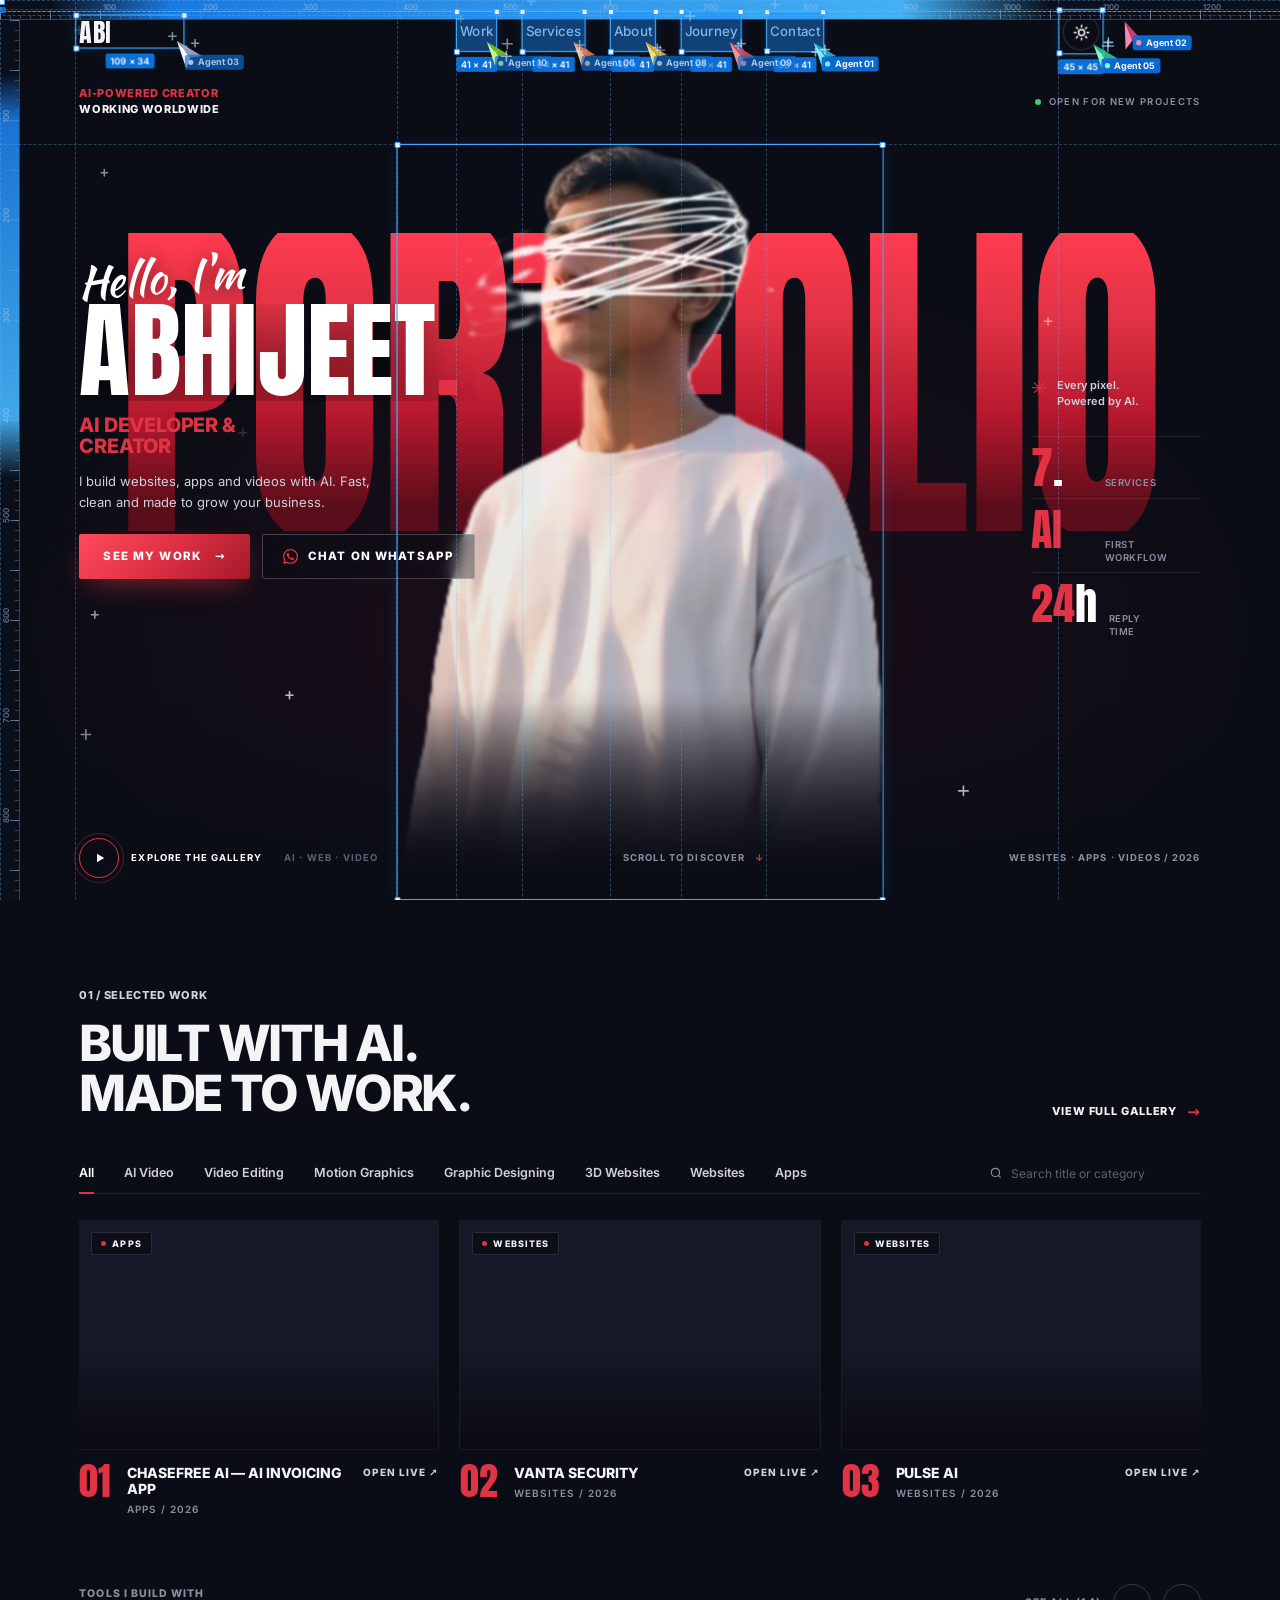
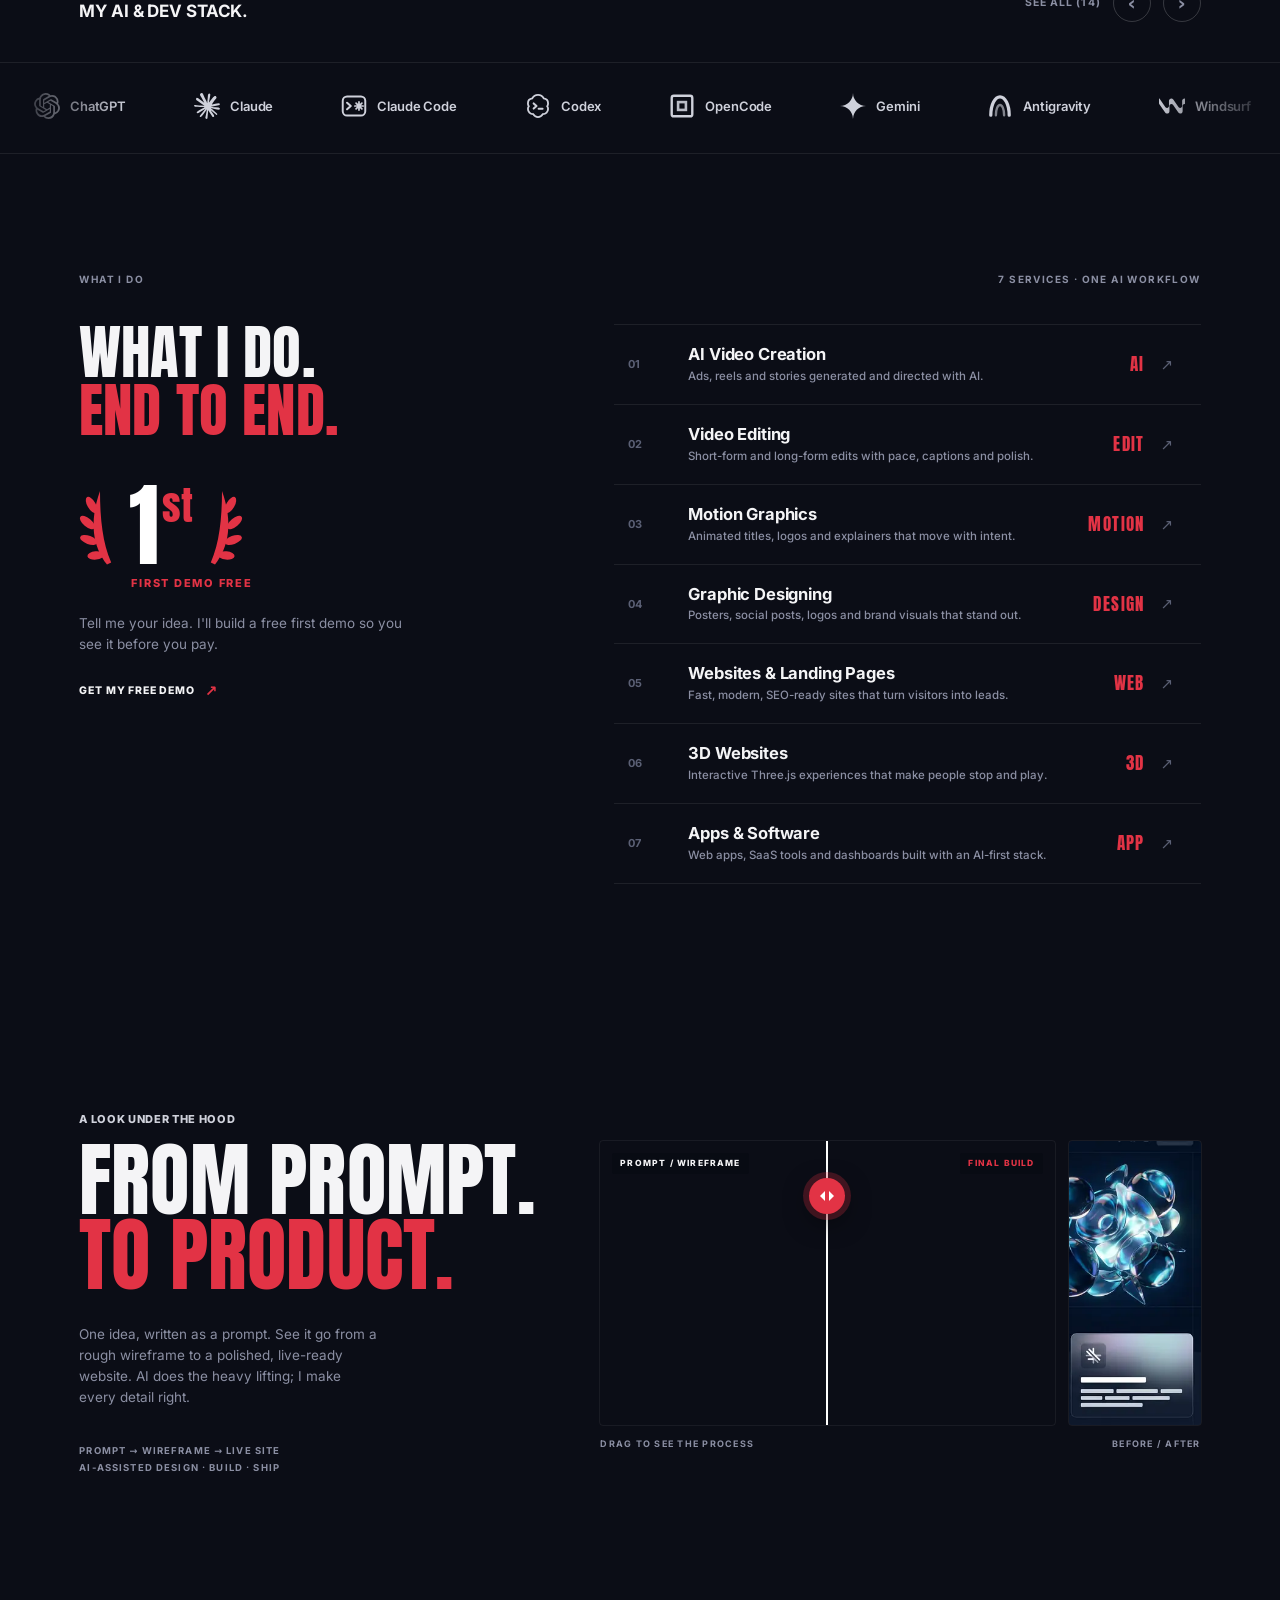
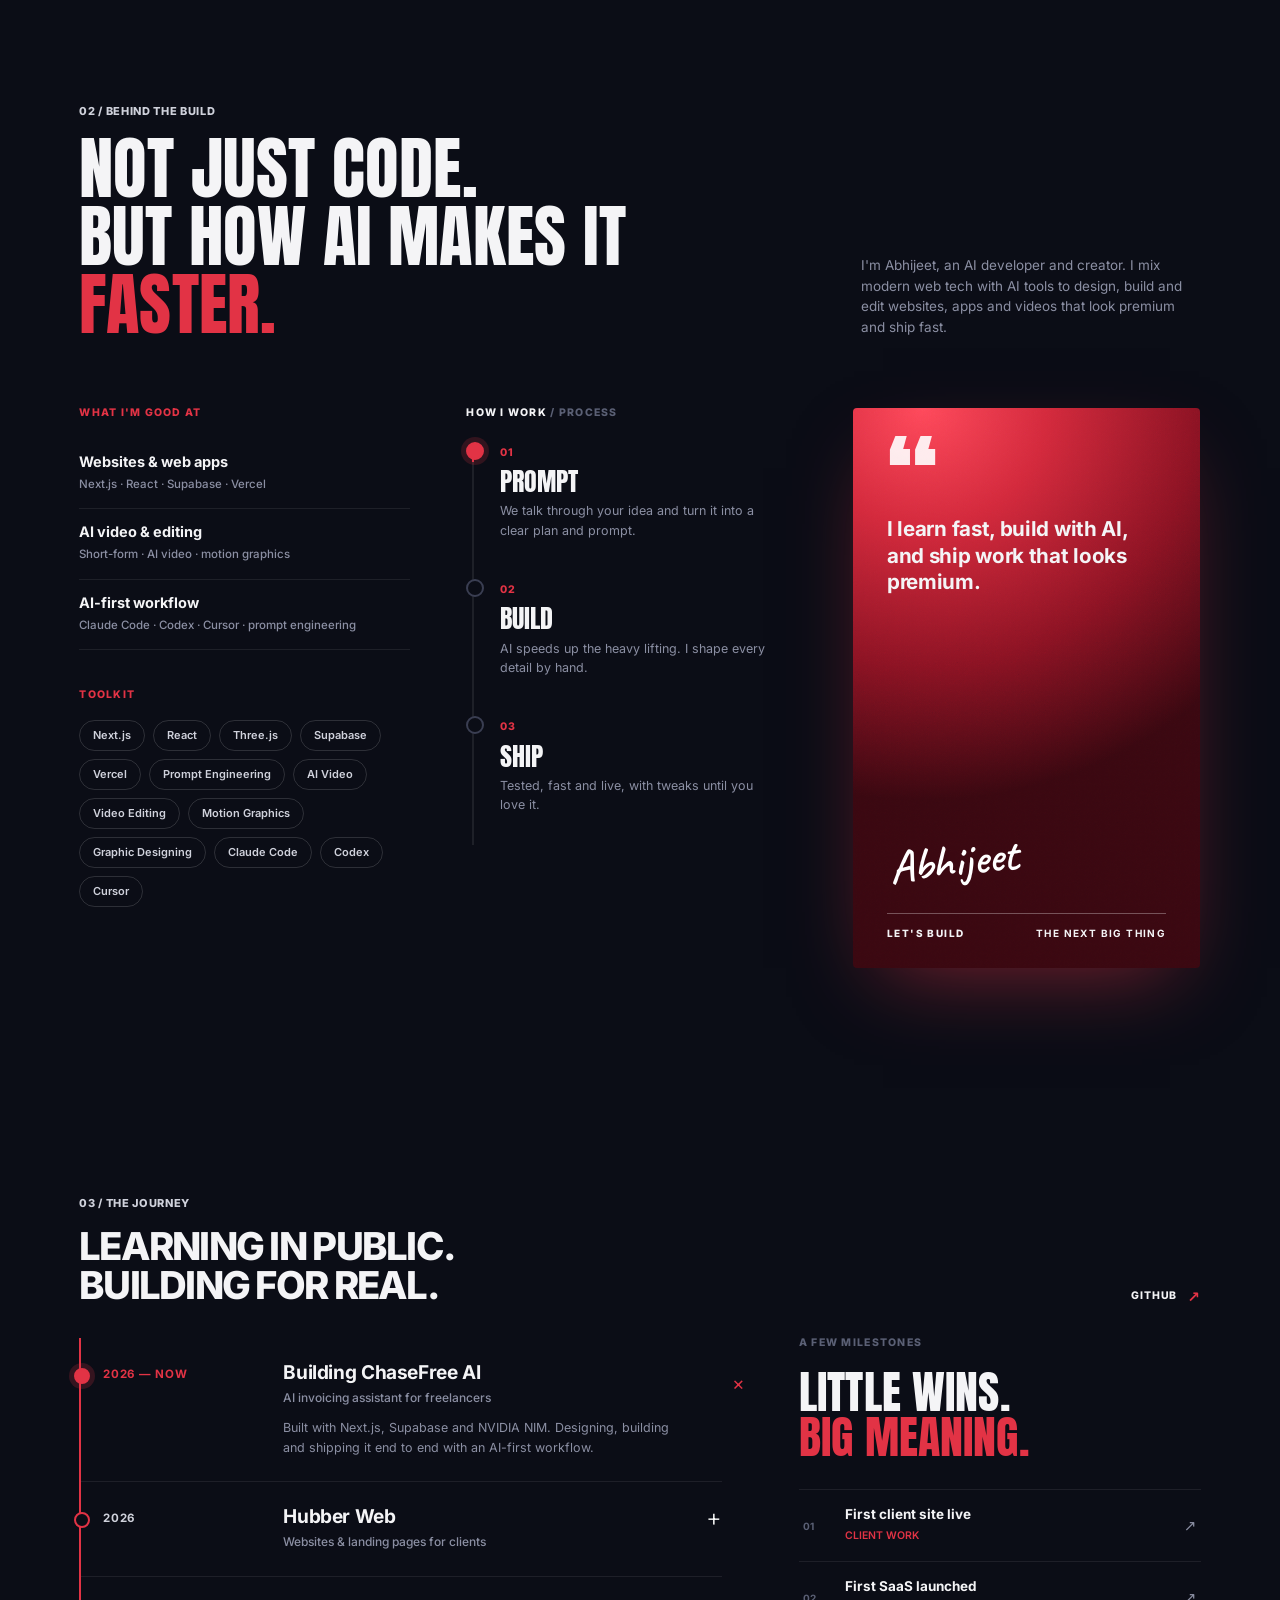
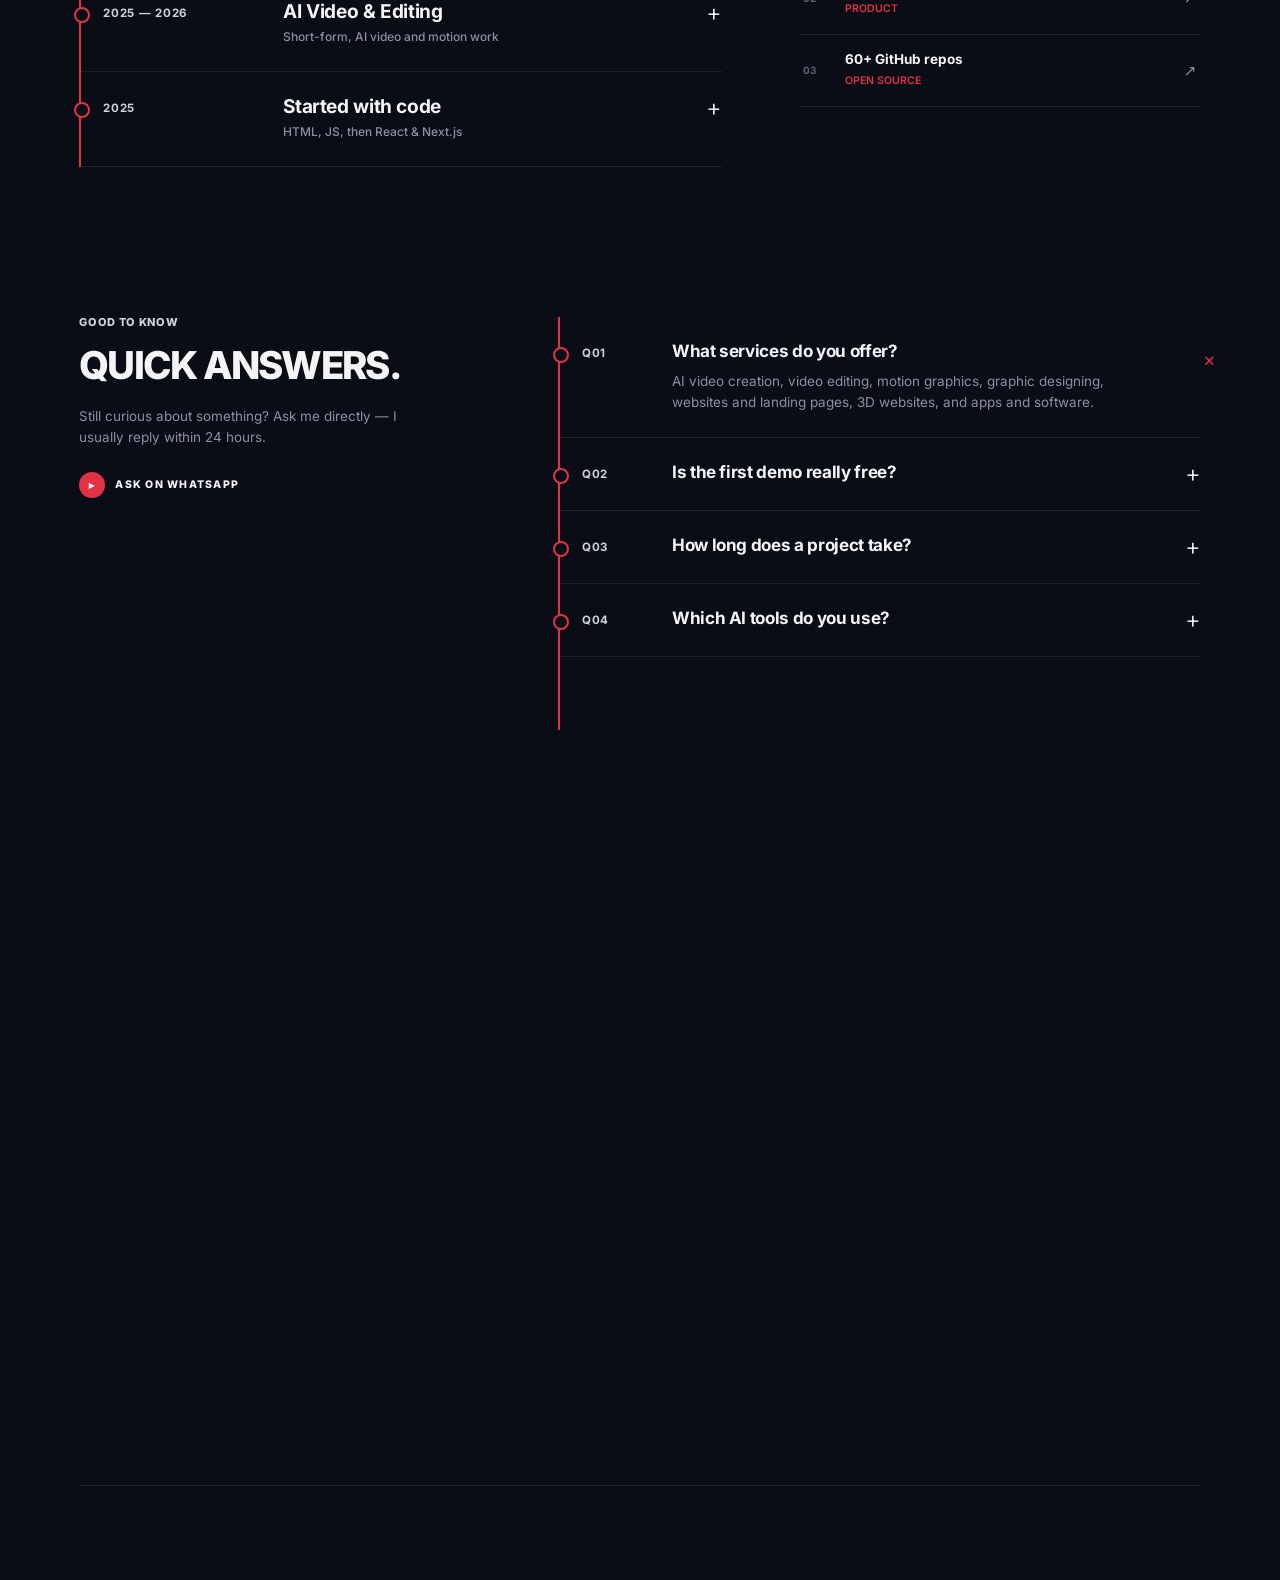
<file: index.html>
<!DOCTYPE html>
<html lang="en" data-theme="dark"><head>
<meta charset="utf-8">
<meta name="viewport" content="width=device-width, initial-scale=1, viewport-fit=cover">
<title>Abhijeet Kumar — AI Developer, Video Editor &amp; Web Designer</title>
<meta name="description" content="Abhijeet Kumar is an AI developer and creator. He builds websites, 3D websites, apps, AI videos, video edits, motion graphics and graphic designing with AI — fast, clean and made to grow your business. First demo free.">
<meta name="keywords" content="Abhijeet Kumar, AI developer, video editor, web designer, AI video, motion graphics, graphic designing, Next.js developer, 3D website, landing page, freelancer">
<meta name="author" content="Abhijeet Kumar">
<meta name="robots" content="index, follow, max-image-preview:large">
<link rel="canonical" href="https://abhijeet-portfolio-orpin.vercel.app/" data-seo="canonical">
<meta property="og:type" content="website">
<meta property="og:site_name" content="Abhijeet Kumar">
<meta property="og:title" content="Abhijeet Kumar — AI Developer, Video Editor &amp; Web Designer" data-seo="title">
<meta property="og:description" content="I build websites, apps and videos with AI. Fast, clean and made to grow your business. First demo free." data-seo="desc">
<meta property="og:url" content="https://abhijeet-portfolio-orpin.vercel.app/" data-seo="url">
<meta property="og:image" content="https://abhijeet-portfolio-orpin.vercel.app/og.jpg?v=4" data-seo="image">
<meta property="og:image:width" content="1200"><meta property="og:image:height" content="630">
<meta property="og:image:alt" content="Abhijeet Kumar — AI Developer &amp; Creator. Websites, 3D sites, apps, AI video, editing, motion graphics, graphic designing. First demo free.">
<meta property="og:image:secure_url" content="https://abhijeet-portfolio-orpin.vercel.app/og.jpg?v=4" data-seo="image">
<meta property="og:image:type" content="image/jpeg">
<meta name="twitter:image:alt" content="Abhijeet Kumar — AI Developer &amp; Creator. Websites, 3D sites, apps, AI video, editing, motion graphics, graphic designing. First demo free.">
<meta property="og:locale" content="en_US">
<meta name="twitter:card" content="summary_large_image">
<meta name="twitter:site" content="@Abhijeetkuumar"><meta name="twitter:creator" content="@Abhijeetkuumar">
<meta name="twitter:title" content="Abhijeet Kumar — AI Developer, Video Editor &amp; Web Designer" data-seo="title">
<meta name="twitter:description" content="I build websites, apps and videos with AI. Fast, clean and made to grow your business." data-seo="desc">
<meta name="twitter:image" content="https://abhijeet-portfolio-orpin.vercel.app/og.jpg?v=4" data-seo="image">

<meta name="theme-color" content="#0b0d16" id="themeColor">
<link rel="icon" href="favicon.svg" type="image/svg+xml">
<link rel="icon" href="favicon-32.png" sizes="32x32" type="image/png">
<link rel="apple-touch-icon" href="apple-touch-icon.png">
<link rel="manifest" href="manifest.webmanifest">
<link rel="alternate" type="text/plain" href="llms.txt" title="LLM summary">
<script>
/* theme before first paint (no flash) */
(function(){try{var t=localStorage.getItem("ak-theme");if(t!=="light"&&t!=="dark")t="dark";document.documentElement.setAttribute("data-theme",t);
if(t==="light"){var l=document.createElement("link");l.rel="preload";l.as="image";l.setAttribute("imagesrcset","assets/img/hero-bg-900.webp 900w, assets/img/hero-bg-1600.webp 1600w");l.setAttribute("imagesizes","100vw");l.setAttribute("fetchpriority","high");document.head.appendChild(l);
document.getElementById("themeColor").content="#fffdf7";}}catch(e){}})();
</script>
<link rel="preload" href="assets/fonts/Anton-400.woff2" as="font" type="font/woff2" crossorigin="">
<link rel="preload" href="assets/fonts/Inter-var.woff2" as="font" type="font/woff2" crossorigin="">
<link rel="preload" as="image" imagesrcset="assets/img/cutout-700.webp 700w, assets/img/cutout-1200.webp 1200w" imagesizes="(max-width: 820px) 70vw, 42vw" fetchpriority="high">

<link rel="stylesheet" href="style.css">
<script type="application/ld+json" id="ld">{"@context":"https://schema.org","@graph":[{"@type":"Person","@id":"https://abhijeet-portfolio-orpin.vercel.app/#person","name":"Abhijeet Kumar","url":"https://abhijeet-portfolio-orpin.vercel.app/","image":"https://abhijeet-portfolio-orpin.vercel.app/assets/img/cutout-1200.webp","jobTitle":"AI Developer, Video Editor & Web Designer","description":"Abhijeet Kumar is an AI developer and creator. He builds websites, 3D websites, apps, AI videos, video edits, motion graphics and graphic designing with AI — fast, clean and made to grow your business. First demo free.","telephone":"+91-94303-22551","knowsAbout":["AI video creation","Video editing","Motion graphics","Graphic design","Web design","3D websites","Next.js","React","Three.js","Supabase","Prompt engineering","App development"],"sameAs":["https://www.instagram.com/abhi.jeetkuumar/","https://github.com/abhi478jeetur-rgb","https://peerlist.io/abhijeetkuumar","https://www.freelancer.com/u/abhijeetk371","https://www.linkedin.com/in/abhijeet-kumar-4b6a083b0/","https://x.com/Abhijeetkuumar","https://www.youtube.com/@AbhijeetKumarz7r"]},{"@type":"ProfessionalService","@id":"https://abhijeet-portfolio-orpin.vercel.app/#service","name":"Abhijeet Kumar — AI Development & Creative Services","url":"https://abhijeet-portfolio-orpin.vercel.app/","image":"https://abhijeet-portfolio-orpin.vercel.app/og.jpg","telephone":"+91-94303-22551","priceRange":"Free first demo","founder":{"@id":"https://abhijeet-portfolio-orpin.vercel.app/#person"},"areaServed":"Worldwide","hasOfferCatalog":{"@type":"OfferCatalog","name":"Services","itemListElement":[{"@type":"Offer","itemOffered":{"@type":"Service","name":"AI Video Creation","description":"Ads, reels and stories generated and directed with AI.","provider":{"@id":"https://abhijeet-portfolio-orpin.vercel.app/#person"}}},{"@type":"Offer","itemOffered":{"@type":"Service","name":"Video Editing","description":"Short-form and long-form edits with pace, captions and polish.","provider":{"@id":"https://abhijeet-portfolio-orpin.vercel.app/#person"}}},{"@type":"Offer","itemOffered":{"@type":"Service","name":"Motion Graphics","description":"Animated titles, logos and explainers that move with intent.","provider":{"@id":"https://abhijeet-portfolio-orpin.vercel.app/#person"}}},{"@type":"Offer","itemOffered":{"@type":"Service","name":"Graphic Designing","description":"Posters, social posts, logos and brand visuals that stand out.","provider":{"@id":"https://abhijeet-portfolio-orpin.vercel.app/#person"}}},{"@type":"Offer","itemOffered":{"@type":"Service","name":"Websites & Landing Pages","description":"Fast, modern, SEO-ready sites that turn visitors into leads.","provider":{"@id":"https://abhijeet-portfolio-orpin.vercel.app/#person"}}},{"@type":"Offer","itemOffered":{"@type":"Service","name":"3D Websites","description":"Interactive Three.js experiences that make people stop and play.","provider":{"@id":"https://abhijeet-portfolio-orpin.vercel.app/#person"}}},{"@type":"Offer","itemOffered":{"@type":"Service","name":"Apps & Software","description":"Web apps, SaaS tools and dashboards built with an AI-first stack.","provider":{"@id":"https://abhijeet-portfolio-orpin.vercel.app/#person"}}}]}},{"@type":"WebSite","@id":"https://abhijeet-portfolio-orpin.vercel.app/#website","url":"https://abhijeet-portfolio-orpin.vercel.app/","name":"Abhijeet Kumar — Portfolio","inLanguage":"en","publisher":{"@id":"https://abhijeet-portfolio-orpin.vercel.app/#person"}},{"@type":"FAQPage","@id":"https://abhijeet-portfolio-orpin.vercel.app/#faq","mainEntity":[{"@type":"Question","name":"What services do you offer?","acceptedAnswer":{"@type":"Answer","text":"AI video creation, video editing, motion graphics, graphic designing, websites and landing pages, 3D websites, and apps and software."}},{"@type":"Question","name":"Is the first demo really free?","acceptedAnswer":{"@type":"Answer","text":"Yes. Tell me your idea and I'll build a free first demo, so you can see it before you pay anything."}},{"@type":"Question","name":"How long does a project take?","acceptedAnswer":{"@type":"Answer","text":"It depends on the scope. Landing pages and short videos usually take a few days; bigger websites and apps take longer. You get a clear timeline after we talk."}},{"@type":"Question","name":"Which AI tools do you use?","acceptedAnswer":{"@type":"Answer","text":"Claude Code, Codex, Cursor, ChatGPT and Gemini for building and writing, AI video tools for creation, and Next.js, React, Supabase and Vercel for the web."}},{"@type":"Question","name":"How can I contact you?","acceptedAnswer":{"@type":"Answer","text":"WhatsApp is the fastest: +91 94303 22551. You can also reach me on Instagram, LinkedIn, GitHub or Freelancer. I usually reply within 24 hours."}}]}]}</script>
<style>.dv{position:fixed;inset:0;z-index:2147482000;background:#050507;display:none;overflow:hidden;touch-action:none}.dv.on{display:block}.dv__stage{position:absolute;inset:0;will-change:transform}.dv__slide{position:absolute;inset:0;transition:transform .55s cubic-bezier(.2,.8,.2,1),opacity .55s,border-radius .55s}.dv__slide iframe{width:100%;height:100%;border:0;background:#fff;display:block}.dv__slide.enter{transform:translateY(100%) scale(.92);border-radius:28px;overflow:hidden}.dv__slide.up{transform:translateY(-100%);opacity:.4}.dv__slide.down{transform:translateY(100%);opacity:.4}.dv__bar{position:absolute;left:0;right:0;bottom:0;z-index:3;display:flex;align-items:center;gap:10px;padding:10px 12px calc(10px + env(safe-area-inset-bottom));background:linear-gradient(transparent,rgba(0,0,0,.78));color:#fff;font:600 13px/1.2 system-ui,-apple-system,Segoe UI,sans-serif;transition:opacity .3s}.dv__bar button,.dv__bar a{appearance:none;border:1px solid rgba(255,255,255,.25);background:rgba(20,20,24,.6);color:#fff;border-radius:999px;padding:9px 14px;font:inherit;text-decoration:none;backdrop-filter:blur(8px);-webkit-backdrop-filter:blur(8px)}.dv__t{flex:1;min-width:0;white-space:nowrap;overflow:hidden;text-overflow:ellipsis}.dv__t small{display:block;opacity:.65;font-weight:500;margin-top:2px}.dv__nav{position:absolute;right:10px;top:50%;transform:translateY(-50%);z-index:3;display:flex;flex-direction:column;gap:10px}.dv__nav button{width:40px;height:40px;border-radius:50%;border:1px solid rgba(255,255,255,.25);background:rgba(20,20,24,.55);color:#fff;font-size:18px;backdrop-filter:blur(8px);-webkit-backdrop-filter:blur(8px)}.dv__nav button:disabled{opacity:.3}.dv__spin{position:absolute;left:50%;top:45%;width:34px;height:34px;margin:-17px;border-radius:50%;border:3px solid rgba(255,255,255,.2);border-top-color:#ff3b4e;animation:dvs .8s linear infinite;z-index:1}@keyframes dvs{to{transform:rotate(360deg)}}html.dv-lock,html.dv-lock body{overflow:hidden!important}@media (prefers-reduced-motion:reduce){.dv__slide{transition:none}}</style><style>.dv{position:fixed;inset:0;z-index:2147482000;background:#050507;display:none;overflow:hidden;touch-action:none}.dv.on{display:block}.dv__stage{position:absolute;inset:0;z-index:1;will-change:transform}.dv__slide{position:absolute;inset:0;transition:transform .55s cubic-bezier(.2,.8,.2,1),opacity .55s,border-radius .55s}.dv__slide iframe{width:100%;height:100%;border:0;background:transparent;display:block}.dv__slide.enter{transform:translateY(100%) scale(.92);border-radius:28px;overflow:hidden}.dv__slide.up{transform:translateY(-100%);opacity:.4}.dv__slide.down{transform:translateY(100%);opacity:.4}.dv__bar{position:absolute;left:0;right:0;bottom:0;z-index:3;display:flex;align-items:center;gap:10px;padding:10px 12px calc(10px + env(safe-area-inset-bottom));background:linear-gradient(transparent,rgba(0,0,0,.78));color:#fff;font:600 13px/1.2 system-ui,-apple-system,Segoe UI,sans-serif;transition:opacity .3s}.dv__bar button,.dv__bar a{appearance:none;border:1px solid rgba(255,255,255,.25);background:rgba(20,20,24,.6);color:#fff;border-radius:999px;padding:9px 14px;font:inherit;text-decoration:none;backdrop-filter:blur(8px);-webkit-backdrop-filter:blur(8px)}.dv__t{flex:1;min-width:0;white-space:nowrap;overflow:hidden;text-overflow:ellipsis}.dv__t small{display:block;opacity:.65;font-weight:500;margin-top:2px}.dv__nav{position:absolute;right:10px;top:50%;transform:translateY(-50%);z-index:3;display:flex;flex-direction:column;gap:10px}.dv__nav button{width:40px;height:40px;border-radius:50%;border:1px solid rgba(255,255,255,.25);background:rgba(20,20,24,.55);color:#fff;font-size:18px;backdrop-filter:blur(8px);-webkit-backdrop-filter:blur(8px)}.dv__nav button:disabled{opacity:.3}.dv__spin{position:absolute;left:50%;top:45%;width:34px;height:34px;margin:-17px;border-radius:50%;border:3px solid rgba(255,255,255,.2);border-top-color:#ff3b4e;animation:dvs .8s linear infinite;z-index:1}@keyframes dvs{to{transform:rotate(360deg)}}html.dv-lock,html.dv-lock body{overflow:hidden!important}@media (prefers-reduced-motion:reduce){.dv__slide{transition:none}}</style></head>
<body class="is-loading" data-page="home">

<a class="skip" href="#work">Skip to content</a>

<!-- ===== PRELOADER: stage the agents fly in on ===== -->
<div class="loader" id="loader" aria-hidden="true">
  <span class="loader__mono" id="loaderMono"></span>
</div>

<!-- design-tool overlay the agents draw on (selection boxes, rulers, guides) -->
<div class="build" id="build" aria-hidden="true">
  <div class="ruler ruler--top"><i class="band"></i></div>
  <div class="ruler ruler--left"><i class="band"></i></div>
</div>

<!-- theme-switch dust + agent canvas + custom cursor -->
<canvas id="dust" aria-hidden="true"></canvas>
<canvas id="fx" aria-hidden="true"></canvas>
<div class="cursor" id="cursor" aria-hidden="true">
  <svg viewBox="0 0 24 24"><path d="M3 2 L21 11 L12.5 13 L9 21 Z"></path></svg>
</div>

<div class="edge-line" aria-hidden="true"></div>

<!-- ===== NAV ===== -->
<header class="nav" id="nav">
  <a href="#home" class="logo" data-bind="logo" aria-label="Abhijeet Kumar — home">ABHIJEET<i></i></a>
  <nav class="nav__links" id="navLinks" aria-label="Main"><a href="#work">Work</a><a href="#services">Services</a><a href="#about">About</a><a href="#journey">Journey</a><a href="#contact">Contact</a></nav>
  <div class="nav__right">
    <button class="nav__theme" id="themeToggle" type="button" aria-label="Switch theme"><span class="ti ti--sun"></span><span class="ti ti--moon"></span></button>
    <a href="https://wa.me/919430322551?text=Hi%20Abhijeet%2C%20main%20aapse%20baat%20karna%20chahta%20hoon.%20Mujhe%20aapse%20kaam%20ke%20baare%20mein%20baat%20karni%20hai." class="nav__talk" data-wa="" target="_blank" rel="noopener"><span data-bind="talkLabel">Let's talk</span> <span class="arr">↗</span></a>
    <button class="nav__burger" id="burger" aria-label="Menu"><i></i><i></i></button>
  </div>
</header>

<main id="main">
<!-- ===== 1 HERO ===== -->
<section class="hero" id="home" aria-label="Intro">
  <picture class="hero__bg" aria-hidden="true">
    <img id="heroBg" alt="" data-srcset="assets/img/hero-bg-900.webp 900w, assets/img/hero-bg-1600.webp 1600w" sizes="100vw" width="1600" height="1194" decoding="async">
  </picture>
  <div class="petals" aria-hidden="true"><i></i><i></i><i></i><i></i><i></i><i></i><i></i></div>
  <div class="hero__top">
    <div class="hero__labels">
      <span class="red" data-bind="hero.kicker">AI-POWERED CREATOR</span>
      <span data-bind="hero.label">WORKING WORLDWIDE</span>
    </div>
    <div class="hero__avail"><i></i><span data-bind="hero.availability">OPEN FOR NEW PROJECTS</span></div>
  </div>

  <div class="hero__giant" id="giant" aria-hidden="true"><span class="ch"><span>P</span></span><span class="ch"><span>O</span></span><span class="ch"><span>R</span></span><span class="ch"><span>T</span></span><span class="ch"><span>F</span></span><span class="ch"><span>O</span></span><span class="ch"><span>L</span></span><span class="ch"><span>I</span></span><span class="ch"><span>O</span></span></div>
  <img class="hero__portrait" id="portrait" src="assets/img/cutout-700.webp" srcset="assets/img/cutout-700.webp 700w, assets/img/cutout-1200.webp 1200w" sizes="(max-width: 820px) 70vw, 42vw" width="1200" height="1863" fetchpriority="high" decoding="async" alt="Abhijeet Kumar, AI developer and creator in a white sweatshirt">

  <div class="hero__left">
    <div class="hero__hello"><span data-bind="hero.hello">Hello, I'm</span></div>
    <h1 class="hero__name"><span id="heroName">ABHIJEET<span class="red">.</span></span><span class="sr-only"> Kumar — AI Developer, Video Editor &amp; Web Designer</span></h1>
    <div class="hero__role" id="heroRole"><div>AI DEVELOPER &amp;</div><div>CREATOR</div></div>
    <p class="hero__desc" data-bind="hero.description">I build websites, apps and videos with AI. Fast, clean and made to grow your business.</p>
    <div class="hero__btns">
      <a href="#work" class="btn-red" id="heroCta"><span data-bind="hero.cta">See my work</span> <b>→</b></a>
      <a href="https://wa.me/919430322551?text=Hi%20Abhijeet%2C%20main%20aapse%20baat%20karna%20chahta%20hoon.%20Mujhe%20aapse%20kaam%20ke%20baare%20mein%20baat%20karni%20hai." class="btn-ghost" id="heroCta2" data-wa="" target="_blank" rel="noopener"><span class="wa-ico" data-icon="whatsapp"><svg class="ic ic--fill " viewBox="0 0 24 24" aria-hidden="true"><path d="M17.472 14.382c-.297-.149-1.758-.867-2.03-.967-.273-.099-.471-.148-.67.15-.197.297-.767.966-.94 1.164-.173.199-.347.223-.644.075-.297-.15-1.255-.463-2.39-1.475-.883-.788-1.48-1.761-1.653-2.059-.173-.297-.018-.458.13-.606.134-.133.298-.347.446-.52.149-.174.198-.298.298-.497.099-.198.05-.371-.025-.52-.075-.149-.669-1.612-.916-2.207-.242-.579-.487-.5-.669-.51-.173-.008-.371-.01-.57-.01-.198 0-.52.074-.792.372-.272.297-1.04 1.016-1.04 2.479 0 1.462 1.065 2.875 1.213 3.074.149.198 2.096 3.2 5.077 4.487.709.306 1.262.489 1.694.625.712.227 1.36.195 1.871.118.571-.085 1.758-.719 2.006-1.413.248-.694.248-1.289.173-1.413-.074-.124-.272-.198-.57-.347m-5.421 7.403h-.004a9.87 9.87 0 01-5.031-1.378l-.361-.214-3.741.982.998-3.648-.235-.374a9.86 9.86 0 01-1.51-5.26c.001-5.45 4.436-9.884 9.888-9.884 2.64 0 5.122 1.03 6.988 2.898a9.825 9.825 0 012.893 6.994c-.003 5.45-4.437 9.884-9.885 9.884m8.413-18.297A11.815 11.815 0 0012.05 0C5.495 0 .16 5.335.157 11.892c0 2.096.547 4.142 1.588 5.945L.057 24l6.305-1.654a11.882 11.882 0 005.683 1.448h.005c6.554 0 11.89-5.335 11.893-11.893a11.821 11.821 0 00-3.48-8.413Z"></path></svg></span><span data-bind="hero.cta2">Chat on WhatsApp</span></a>
    </div>
  </div>

  <aside class="hero__stats">
    <div class="hero__tagline"><span class="ast">✳</span><p data-bind="hero.tagline">Every pixel.<br>Powered by AI.</p></div>
    <ul id="stats"><li><b><span class="count" data-to="7">7</span><i>.</i></b><span>Services</span></li><li><b><span class="stat-txt">AI</span><i></i></b><span>First<br>workflow</span></li><li><b><span class="count" data-to="24">24</span><i>h</i></b><span>Reply<br>time</span></li></ul>
  </aside>

  <div class="hero__bottom">
    <a href="gallery.html" class="play"><span class="play__ring"><svg viewBox="0 0 10 10"><path d="M2.5 1.5 L8.5 5 L2.5 8.5Z"></path></svg></span><b data-bind="hero.reelLabel">EXPLORE THE GALLERY</b><em data-bind="hero.reelTag">AI · WEB · VIDEO</em></a>
    <span class="scrollcue">SCROLL TO DISCOVER <i>↓</i></span>
    <span class="hero__range" data-bind="hero.range">WEBSITES · APPS · VIDEOS / 2026</span>
  </div>
</section>

<!-- ===== 2 WORK ===== -->
<section class="work section" id="work" aria-labelledby="workTitle">
  <div class="sec-head">
    <div>
      <p class="eyebrow" data-bind="work.eyebrow">01 / SELECTED WORK</p>
      <h2 class="title-grot reveal-title" id="workTitle" data-bind="work.title">BUILT WITH AI.<br>MADE TO WORK.</h2>
    </div>
    <a href="gallery.html" class="link-arrow"><span data-bind="work.allLabel">View full gallery</span> <b>→</b></a>
  </div>
  <div class="work__bar">
    <div class="tabs" id="tabs" role="tablist" aria-label="Filter work"><button type="button" role="tab" aria-selected="true" class="on" data-f="All">All</button><button type="button" role="tab" aria-selected="false" class="" data-f="AI Video">AI Video</button><button type="button" role="tab" aria-selected="false" class="" data-f="Video Editing">Video Editing</button><button type="button" role="tab" aria-selected="false" class="" data-f="Motion Graphics">Motion Graphics</button><button type="button" role="tab" aria-selected="false" class="" data-f="Graphic Designing">Graphic Designing</button><button type="button" role="tab" aria-selected="false" class="" data-f="3D Websites">3D Websites</button><button type="button" role="tab" aria-selected="false" class="" data-f="Websites">Websites</button><button type="button" role="tab" aria-selected="false" class="" data-f="Apps">Apps</button></div>
    <label class="search"><svg viewBox="0 0 24 24"><circle cx="11" cy="11" r="7"></circle><path d="M20 20l-4-4"></path></svg><input id="search" placeholder="Search title or category" aria-label="Search work"></label>
  </div>
  <div class="cards-wrap"><div class="cards" id="cards">
    <article class="card" data-cats="Apps" data-title="chasefree ai — ai invoicing app apps">
      <a class="card__media" href="https://ai-invoise.vercel.app" target="_blank" rel="noopener"><span class="card__tag"><i></i>APPS</span>
        <img src="assets/gallery/chasefree-ai.webp" alt="ChaseFree AI — AI Invoicing App — Apps project by Abhijeet Kumar" loading="lazy" decoding="async" width="1200" height="750">
        <span class="card__play"><svg viewBox="0 0 10 10"><path d="M2 8 L8 2 M3.5 2 H8 V6.5" fill="none" stroke="currentColor" stroke-width="1.4"></path></svg></span></a>
      <div class="card__info"><span class="card__num">01</span>
        <div class="card__txt"><h3>ChaseFree AI — AI Invoicing App</h3><p>Apps / 2026</p></div><a class="card__go" href="https://ai-invoise.vercel.app" target="_blank" rel="noopener">Open live ↗</a></div>
    </article>
    <article class="card" data-cats="3D Websites" data-title="aurora lab 3d websites">
      <a class="card__media" href="https://abhi-aurora-lab.vercel.app" target="_blank" rel="noopener"><span class="card__tag"><i></i>3D WEBSITES</span>
        <img src="assets/gallery/aurora-lab.webp" alt="Aurora Lab — 3D Websites project by Abhijeet Kumar" loading="lazy" decoding="async" width="1200" height="750"><video class="card__vid" data-src="assets/gallery/aurora-lab.webm" muted="" loop="" playsinline="" preload="none" aria-hidden="true"></video>
        <span class="card__play"><svg viewBox="0 0 10 10"><path d="M2 8 L8 2 M3.5 2 H8 V6.5" fill="none" stroke="currentColor" stroke-width="1.4"></path></svg></span></a>
      <div class="card__info"><span class="card__num">02</span>
        <div class="card__txt"><h3>Aurora Lab</h3><p>3D Websites / 2026</p></div><a class="card__go" href="https://abhi-aurora-lab.vercel.app" target="_blank" rel="noopener">Open live ↗</a></div>
    </article>
    <article class="card" data-cats="3D Websites" data-title="kinetic sport 3d websites">
      <a class="card__media" href="https://abhi-kinetic-sport.vercel.app" target="_blank" rel="noopener"><span class="card__tag"><i></i>3D WEBSITES</span>
        <img src="assets/gallery/kinetic-sport.webp" alt="Kinetic Sport — 3D Websites project by Abhijeet Kumar" loading="lazy" decoding="async" width="1200" height="750"><video class="card__vid" data-src="assets/gallery/kinetic-sport.webm" muted="" loop="" playsinline="" preload="none" aria-hidden="true"></video>
        <span class="card__play"><svg viewBox="0 0 10 10"><path d="M2 8 L8 2 M3.5 2 H8 V6.5" fill="none" stroke="currentColor" stroke-width="1.4"></path></svg></span></a>
      <div class="card__info"><span class="card__num">03</span>
        <div class="card__txt"><h3>Kinetic Sport</h3><p>3D Websites / 2026</p></div><a class="card__go" href="https://abhi-kinetic-sport.vercel.app" target="_blank" rel="noopener">Open live ↗</a></div>
    </article>
    <article class="card" data-cats="3D Websites" data-title="nexus studio 3d websites">
      <a class="card__media" href="https://abhi-nexus-tunnel.vercel.app" target="_blank" rel="noopener"><span class="card__tag"><i></i>3D WEBSITES</span>
        <img src="assets/gallery/nexus-tunnel.webp" alt="Nexus Studio — 3D Websites project by Abhijeet Kumar" loading="lazy" decoding="async" width="1200" height="750"><video class="card__vid" data-src="assets/gallery/nexus-tunnel.webm" muted="" loop="" playsinline="" preload="none" aria-hidden="true"></video>
        <span class="card__play"><svg viewBox="0 0 10 10"><path d="M2 8 L8 2 M3.5 2 H8 V6.5" fill="none" stroke="currentColor" stroke-width="1.4"></path></svg></span></a>
      <div class="card__info"><span class="card__num">04</span>
        <div class="card__txt"><h3>Nexus Studio</h3><p>3D Websites / 2026</p></div><a class="card__go" href="https://abhi-nexus-tunnel.vercel.app" target="_blank" rel="noopener">Open live ↗</a></div>
    </article>
    <article class="card" data-cats="3D Websites" data-title="orbit space 3d websites">
      <a class="card__media" href="https://abhi-orbit-space.vercel.app" target="_blank" rel="noopener"><span class="card__tag"><i></i>3D WEBSITES</span>
        <img src="assets/gallery/orbit-space.webp" alt="Orbit Space — 3D Websites project by Abhijeet Kumar" loading="lazy" decoding="async" width="1200" height="750"><video class="card__vid" data-src="assets/gallery/orbit-space.webm" muted="" loop="" playsinline="" preload="none" aria-hidden="true"></video>
        <span class="card__play"><svg viewBox="0 0 10 10"><path d="M2 8 L8 2 M3.5 2 H8 V6.5" fill="none" stroke="currentColor" stroke-width="1.4"></path></svg></span></a>
      <div class="card__info"><span class="card__num">05</span>
        <div class="card__txt"><h3>Orbit Space</h3><p>3D Websites / 2026</p></div><a class="card__go" href="https://abhi-orbit-space.vercel.app" target="_blank" rel="noopener">Open live ↗</a></div>
    </article>
    <article class="card" data-cats="3D Websites" data-title="halo rings 3d websites">
      <a class="card__media" href="https://abhi-halo-rings.vercel.app" target="_blank" rel="noopener"><span class="card__tag"><i></i>3D WEBSITES</span>
        <img src="assets/gallery/halo-rings.webp" alt="Halo Rings — 3D Websites project by Abhijeet Kumar" loading="lazy" decoding="async" width="1200" height="750"><video class="card__vid" data-src="assets/gallery/halo-rings.webm" muted="" loop="" playsinline="" preload="none" aria-hidden="true"></video>
        <span class="card__play"><svg viewBox="0 0 10 10"><path d="M2 8 L8 2 M3.5 2 H8 V6.5" fill="none" stroke="currentColor" stroke-width="1.4"></path></svg></span></a>
      <div class="card__info"><span class="card__num">06</span>
        <div class="card__txt"><h3>Halo Rings</h3><p>3D Websites / 2026</p></div><a class="card__go" href="https://abhi-halo-rings.vercel.app" target="_blank" rel="noopener">Open live ↗</a></div>
    </article></div></div>
  <div class="work__foot">
    <div class="clients__label"><span data-bind="work.stackLabel1">TOOLS I BUILD WITH</span><b data-bind="work.stackLabel2">MY AI &amp; DEV STACK.</b></div>
    <div class="work__nav">
      <a href="gallery.html" id="seeAll">SEE ALL (20)</a>
      <button class="arrow" id="prev" aria-label="Previous">‹</button>
      <button class="arrow" id="next" aria-label="Next">›</button>
    </div>
  </div>
</section>

<!-- ===== 3 STACK (logo marquee) ===== -->
<section class="clients" id="stack" aria-label="My AI and dev stack">
  <div class="marquee"><div class="marquee__track" id="logos"><span class="brand" style="--d:0.00s"><svg class="ic ic--fill " viewBox="0 0 24 24" aria-hidden="true"><path d="M22.2819 9.8211a5.9847 5.9847 0 0 0-.5157-4.9108 6.0462 6.0462 0 0 0-6.5098-2.9A6.0651 6.0651 0 0 0 4.9807 4.1818a5.9847 5.9847 0 0 0-3.9977 2.9 6.0462 6.0462 0 0 0 .7427 7.0966 5.98 5.98 0 0 0 .511 4.9107 6.051 6.051 0 0 0 6.5146 2.9001A5.9847 5.9847 0 0 0 13.2599 24a6.0557 6.0557 0 0 0 5.7718-4.2058 5.9894 5.9894 0 0 0 3.9977-2.9001 6.0557 6.0557 0 0 0-.7475-7.0729zm-9.022 12.6081a4.4755 4.4755 0 0 1-2.8764-1.0408l.1419-.0804 4.7783-2.7582a.7948.7948 0 0 0 .3927-.6813v-6.7369l2.02 1.1686a.071.071 0 0 1 .038.052v5.5826a4.504 4.504 0 0 1-4.4945 4.4944zm-9.6607-4.1254a4.4708 4.4708 0 0 1-.5346-3.0137l.142.0852 4.783 2.7582a.7712.7712 0 0 0 .7806 0l5.8428-3.3685v2.3324a.0804.0804 0 0 1-.0332.0615L9.74 19.9502a4.4992 4.4992 0 0 1-6.1408-1.6464zM2.3408 7.8956a4.485 4.485 0 0 1 2.3655-1.9728V11.6a.7664.7664 0 0 0 .3879.6765l5.8144 3.3543-2.0201 1.1685a.0757.0757 0 0 1-.071 0l-4.8303-2.7865A4.504 4.504 0 0 1 2.3408 7.872zm16.5963 3.8558L13.1038 8.364 15.1192 7.2a.0757.0757 0 0 1 .071 0l4.8303 2.7913a4.4944 4.4944 0 0 1-.6765 8.1042v-5.6772a.79.79 0 0 0-.407-.667zm2.0107-3.0231l-.142-.0852-4.7735-2.7818a.7759.7759 0 0 0-.7854 0L9.409 9.2297V6.8974a.0662.0662 0 0 1 .0284-.0615l4.8303-2.7866a4.4992 4.4992 0 0 1 6.6802 4.66zM8.3065 12.863l-2.02-1.1638a.0804.0804 0 0 1-.038-.0567V6.0742a4.4992 4.4992 0 0 1 7.3757-3.4537l-.142.0805L8.704 5.459a.7948.7948 0 0 0-.3927.6813zm1.0976-2.3654l2.602-1.4998 2.6069 1.4998v2.9994l-2.5974 1.4997-2.6067-1.4997Z"></path></svg><em>ChatGPT</em></span><span class="brand" style="--d:0.37s"><svg class="ic ic--fill " viewBox="0 0 24 24" aria-hidden="true"><path d="m4.7144 15.9555 4.7174-2.6471.079-.2307-.079-.1275h-.2307l-.7893-.0486-2.6956-.0729-2.3375-.0971-2.2646-.1214-.5707-.1215-.5343-.7042.0546-.3522.4797-.3218.686.0608 1.5179.1032 2.2767.1578 1.6514.0972 2.4468.255h.3886l.0546-.1579-.1336-.0971-.1032-.0972L6.973 9.8356l-2.55-1.6879-1.3356-.9714-.7225-.4918-.3643-.4614-.1578-1.0078.6557-.7225.8803.0607.2246.0607.8925.686 1.9064 1.4754 2.4893 1.8336.3643.3035.1457-.1032.0182-.0728-.164-.2733-1.3539-2.4467-1.445-2.4893-.6435-1.032-.17-.6194c-.0607-.255-.1032-.4674-.1032-.7285L6.287.1335 6.6997 0l.9957.1336.419.3642.6192 1.4147 1.0018 2.2282 1.5543 3.0296.4553.8985.2429.8318.091.255h.1579v-.1457l.1275-1.706.2368-2.0947.2307-2.6957.0789-.7589.3764-.9107.7468-.4918.5828.2793.4797.686-.0668.4433-.2853 1.8517-.5586 2.9021-.3643 1.9429h.2125l.2429-.2429.9835-1.3053 1.6514-2.0643.7286-.8196.85-.9046.5464-.4311h1.0321l.759 1.1293-.34 1.1657-1.0625 1.3478-.8804 1.1414-1.2628 1.7-.7893 1.36.0729.1093.1882-.0183 2.8535-.607 1.5421-.2794 1.8396-.3157.8318.3886.091.3946-.3278.8075-1.967.4857-2.3072.4614-3.4364.8136-.0425.0304.0486.0607 1.5482.1457.6618.0364h1.621l3.0175.2247.7892.522.4736.6376-.079.4857-1.2142.6193-1.6393-.3886-3.825-.9107-1.3113-.3279h-.1822v.1093l1.0929 1.0686 2.0035 1.8092 2.5075 2.3314.1275.5768-.3218.4554-.34-.0486-2.2039-1.6575-.85-.7468-1.9246-1.621h-.1275v.17l.4432.6496 2.3436 3.5214.1214 1.0807-.17.3521-.6071.2125-.6679-.1214-1.3721-1.9246L14.38 17.959l-1.1414-1.9428-.1397.079-.674 7.2552-.3156.3703-.7286.2793-.6071-.4614-.3218-.7468.3218-1.4753.3886-1.9246.3157-1.53.2853-1.9004.17-.6314-.0121-.0425-.1397.0182-1.4328 1.9672-2.1796 2.9446-1.7243 1.8456-.4128.164-.7164-.3704.0667-.6618.4008-.5889 2.386-3.0357 1.4389-1.882.929-1.0868-.0062-.1579h-.0546l-6.3385 4.1164-1.1293.1457-.4857-.4554.0608-.7467.2307-.2429 1.9064-1.3114Z"></path></svg><em>Claude</em></span><span class="brand" style="--d:0.74s"><svg class="ic " viewBox="0 0 24 24" aria-hidden="true"><rect x="1.6" y="3.2" width="20.8" height="17.6" rx="4" fill="none" stroke="currentColor" stroke-width="1.8"></rect><path d="M5.6 9l3.4 3-3.4 3" fill="none" stroke="currentColor" stroke-width="1.9" stroke-linecap="round" stroke-linejoin="round"></path><path d="M16.6 8.2v7.6M12.8 12h7.6M13.9 9.3l5.4 5.4M19.3 9.3l-5.4 5.4" stroke="currentColor" stroke-width="1.6" stroke-linecap="round"></path></svg><em>Claude Code</em></span><span class="brand" style="--d:1.11s"><svg class="ic " viewBox="0 0 24 24" aria-hidden="true"><path d="M12 1.8c2.4 0 4.3 1.3 5.3 3.2 2.2.3 4 2.2 4 4.6 0 1-.3 1.9-.8 2.6.5.7.8 1.6.8 2.6 0 2.6-2.1 4.7-4.7 4.7h-.2c-.9 1.6-2.6 2.7-4.4 2.7s-3.5-1.1-4.4-2.7h-.2c-2.6 0-4.7-2.1-4.7-4.7 0-1 .3-1.9.8-2.6-.5-.7-.8-1.6-.8-2.6 0-2.4 1.8-4.3 4-4.6 1-1.9 2.9-3.2 5.3-3.2z" fill="none" stroke="currentColor" stroke-width="1.7"></path><path d="M8 9.6l2.6 2.4L8 14.4" fill="none" stroke="currentColor" stroke-width="1.9" stroke-linecap="round" stroke-linejoin="round"></path><path d="M12.6 14.6h3.6" stroke="currentColor" stroke-width="1.9" stroke-linecap="round"></path></svg><em>Codex</em></span><span class="brand" style="--d:1.48s"><svg class="ic " viewBox="0 0 24 24" aria-hidden="true"><rect x="2.5" y="2.5" width="19" height="19" rx="2" fill="none" stroke="currentColor" stroke-width="2.2"></rect><rect x="7.2" y="7.2" width="9.6" height="9.6" fill="currentColor" opacity=".9"></rect><rect x="9.6" y="9.6" width="4.8" height="4.8" fill="var(--bg)"></rect></svg><em>OpenCode</em></span><span class="brand" style="--d:1.85s"><svg class="ic ic--fill " viewBox="0 0 24 24" aria-hidden="true"><path d="M11.04 19.32Q12 21.51 12 24q0-2.49.93-4.68.96-2.19 2.58-3.81t3.81-2.55Q21.51 12 24 12q-2.49 0-4.68-.93a12.3 12.3 0 0 1-3.81-2.58 12.3 12.3 0 0 1-2.58-3.81Q12 2.49 12 0q0 2.49-.96 4.68-.93 2.19-2.55 3.81a12.3 12.3 0 0 1-3.81 2.58Q2.49 12 0 12q2.49 0 4.68.96 2.19.93 3.81 2.55t2.55 3.81"></path></svg><em>Gemini</em></span><span class="brand" style="--d:2.22s"><svg class="ic " viewBox="0 0 24 24" aria-hidden="true"><path d="M3.5 20.5C3.5 10.5 7.4 3.5 12 3.5s8.5 7 8.5 17" fill="none" stroke="currentColor" stroke-width="3" stroke-linecap="round"></path><path d="M8.2 20.5c0-5.6 1.7-9.4 3.8-9.4s3.8 3.8 3.8 9.4" fill="none" stroke="currentColor" stroke-width="2.2" stroke-linecap="round" opacity=".6"></path></svg><em>Antigravity</em></span><span class="brand" style="--d:2.59s"><svg class="ic ic--fill " viewBox="0 0 24 24" aria-hidden="true"><path d="M23.55 5.067c-1.2038-.002-2.1806.973-2.1806 2.1765v4.8676c0 .972-.8035 1.7594-1.7597 1.7594-.568 0-1.1352-.286-1.4718-.7659l-4.9713-7.1003c-.4125-.5896-1.0837-.941-1.8103-.941-1.1334 0-2.1533.9635-2.1533 2.153v4.8957c0 .972-.7969 1.7594-1.7596 1.7594-.57 0-1.1363-.286-1.4728-.7658L.4076 5.1598C.2822 4.9798 0 5.0688 0 5.2882v4.2452c0 .2147.0656.4228.1884.599l5.4748 7.8183c.3234.462.8006.8052 1.3509.9298 1.3771.313 2.6446-.747 2.6446-2.0977v-4.893c0-.972.7875-1.7593 1.7596-1.7593h.003a1.798 1.798 0 0 1 1.4718.7658l4.9723 7.0994c.4135.5905 1.05.941 1.8093.941 1.1587 0 2.1515-.9645 2.1515-2.153v-4.8948c0-.972.7875-1.7594 1.7596-1.7594h.194a.22.22 0 0 0 .2204-.2202v-4.622a.22.22 0 0 0-.2203-.2203Z"></path></svg><em>Windsurf</em></span><span class="brand" style="--d:2.96s"><svg class="ic ic--fill " viewBox="0 0 24 24" aria-hidden="true"><path d="M11.503.131 1.891 5.678a.84.84 0 0 0-.42.726v11.188c0 .3.162.575.42.724l9.609 5.55a1 1 0 0 0 .998 0l9.61-5.55a.84.84 0 0 0 .42-.724V6.404a.84.84 0 0 0-.42-.726L12.497.131a1.01 1.01 0 0 0-.996 0M2.657 6.338h18.55c.263 0 .43.287.297.515L12.23 22.918c-.062.107-.229.064-.229-.06V12.335a.59.59 0 0 0-.295-.51l-9.11-5.257c-.109-.063-.064-.23.061-.23"></path></svg><em>Cursor</em></span><span class="brand" style="--d:3.33s"><svg class="ic ic--fill " viewBox="0 0 24 24" aria-hidden="true"><path d="M23.922 16.997C23.061 18.492 18.063 22.02 12 22.02 5.937 22.02.939 18.492.078 16.997A.641.641 0 0 1 0 16.741v-2.869a.883.883 0 0 1 .053-.22c.372-.935 1.347-2.292 2.605-2.656.167-.429.414-1.055.644-1.517a10.098 10.098 0 0 1-.052-1.086c0-1.331.282-2.499 1.132-3.368.397-.406.89-.717 1.474-.952C7.255 2.937 9.248 1.98 11.978 1.98c2.731 0 4.767.957 6.166 2.093.584.235 1.077.546 1.474.952.85.869 1.132 2.037 1.132 3.368 0 .368-.014.733-.052 1.086.23.462.477 1.088.644 1.517 1.258.364 2.233 1.721 2.605 2.656a.841.841 0 0 1 .053.22v2.869a.641.641 0 0 1-.078.256Zm-11.75-5.992h-.344a4.359 4.359 0 0 1-.355.508c-.77.947-1.918 1.492-3.508 1.492-1.725 0-2.989-.359-3.782-1.259a2.137 2.137 0 0 1-.085-.104L4 11.746v6.585c1.435.779 4.514 2.179 8 2.179 3.486 0 6.565-1.4 8-2.179v-6.585l-.098-.104s-.033.045-.085.104c-.793.9-2.057 1.259-3.782 1.259-1.59 0-2.738-.545-3.508-1.492a4.359 4.359 0 0 1-.355-.508Zm2.328 3.25c.549 0 1 .451 1 1v2c0 .549-.451 1-1 1-.549 0-1-.451-1-1v-2c0-.549.451-1 1-1Zm-5 0c.549 0 1 .451 1 1v2c0 .549-.451 1-1 1-.549 0-1-.451-1-1v-2c0-.549.451-1 1-1Zm3.313-6.185c.136 1.057.403 1.913.878 2.497.442.544 1.134.938 2.344.938 1.573 0 2.292-.337 2.657-.751.384-.435.558-1.15.558-2.361 0-1.14-.243-1.847-.705-2.319-.477-.488-1.319-.862-2.824-1.025-1.487-.161-2.192.138-2.533.529-.269.307-.437.808-.438 1.578v.021c0 .265.021.562.063.893Zm-1.626 0c.042-.331.063-.628.063-.894v-.02c-.001-.77-.169-1.271-.438-1.578-.341-.391-1.046-.69-2.533-.529-1.505.163-2.347.537-2.824 1.025-.462.472-.705 1.179-.705 2.319 0 1.211.175 1.926.558 2.361.365.414 1.084.751 2.657.751 1.21 0 1.902-.394 2.344-.938.475-.584.742-1.44.878-2.497Z"></path></svg><em>GitHub Copilot</em></span><span class="brand" style="--d:3.70s"><svg class="ic ic--fill " viewBox="0 0 24 24" aria-hidden="true"><path d="m12 1.608 12 20.784H0Z"></path></svg><em>Vercel</em></span><span class="brand" style="--d:4.07s"><svg class="ic ic--fill " viewBox="0 0 24 24" aria-hidden="true"><path d="M18.665 21.978C16.758 23.255 14.465 24 12 24 5.377 24 0 18.623 0 12S5.377 0 12 0s12 5.377 12 12c0 3.583-1.574 6.801-4.067 9.001L9.219 7.2H7.2v9.596h1.615V9.251l9.85 12.727Zm-3.332-8.533 1.6 2.061V7.2h-1.6v6.245Z"></path></svg><em>Next.js</em></span><span class="brand" style="--d:4.44s"><svg class="ic ic--fill " viewBox="0 0 24 24" aria-hidden="true"><path d="M14.23 12.004a2.236 2.236 0 0 1-2.235 2.236 2.236 2.236 0 0 1-2.236-2.236 2.236 2.236 0 0 1 2.235-2.236 2.236 2.236 0 0 1 2.236 2.236zm2.648-10.69c-1.346 0-3.107.96-4.888 2.622-1.78-1.653-3.542-2.602-4.887-2.602-.41 0-.783.093-1.106.278-1.375.793-1.683 3.264-.973 6.365C1.98 8.917 0 10.42 0 12.004c0 1.59 1.99 3.097 5.043 4.03-.704 3.113-.39 5.588.988 6.38.32.187.69.275 1.102.275 1.345 0 3.107-.96 4.888-2.624 1.78 1.654 3.542 2.603 4.887 2.603.41 0 .783-.09 1.106-.275 1.374-.792 1.683-3.263.973-6.365C22.02 15.096 24 13.59 24 12.004c0-1.59-1.99-3.097-5.043-4.032.704-3.11.39-5.587-.988-6.38-.318-.184-.688-.277-1.092-.278zm-.005 1.09v.006c.225 0 .406.044.558.127.666.382.955 1.835.73 3.704-.054.46-.142.945-.25 1.44-.96-.236-2.006-.417-3.107-.534-.66-.905-1.345-1.727-2.035-2.447 1.592-1.48 3.087-2.292 4.105-2.295zm-9.77.02c1.012 0 2.514.808 4.11 2.28-.686.72-1.37 1.537-2.02 2.442-1.107.117-2.154.298-3.113.538-.112-.49-.195-.964-.254-1.42-.23-1.868.054-3.32.714-3.707.19-.09.4-.127.563-.132zm4.882 3.05c.455.468.91.992 1.36 1.564-.44-.02-.89-.034-1.345-.034-.46 0-.915.01-1.36.034.44-.572.895-1.096 1.345-1.565zM12 8.1c.74 0 1.477.034 2.202.093.406.582.802 1.203 1.183 1.86.372.64.71 1.29 1.018 1.946-.308.655-.646 1.31-1.013 1.95-.38.66-.773 1.288-1.18 1.87-.728.063-1.466.098-2.21.098-.74 0-1.477-.035-2.202-.093-.406-.582-.802-1.204-1.183-1.86-.372-.64-.71-1.29-1.018-1.946.303-.657.646-1.313 1.013-1.954.38-.66.773-1.286 1.18-1.868.728-.064 1.466-.098 2.21-.098zm-3.635.254c-.24.377-.48.763-.704 1.16-.225.39-.435.782-.635 1.174-.265-.656-.49-1.31-.676-1.947.64-.15 1.315-.283 2.015-.386zm7.26 0c.695.103 1.365.23 2.006.387-.18.632-.405 1.282-.66 1.933-.2-.39-.41-.783-.64-1.174-.225-.392-.465-.774-.705-1.146zm3.063.675c.484.15.944.317 1.375.498 1.732.74 2.852 1.708 2.852 2.476-.005.768-1.125 1.74-2.857 2.475-.42.18-.88.342-1.355.493-.28-.958-.646-1.956-1.1-2.98.45-1.017.81-2.01 1.085-2.964zm-13.395.004c.278.96.645 1.957 1.1 2.98-.45 1.017-.812 2.01-1.086 2.964-.484-.15-.944-.318-1.37-.5-1.732-.737-2.852-1.706-2.852-2.474 0-.768 1.12-1.742 2.852-2.476.42-.18.88-.342 1.356-.494zm11.678 4.28c.265.657.49 1.312.676 1.948-.64.157-1.316.29-2.016.39.24-.375.48-.762.705-1.158.225-.39.435-.788.636-1.18zm-9.945.02c.2.392.41.783.64 1.175.23.39.465.772.705 1.143-.695-.102-1.365-.23-2.006-.386.18-.63.406-1.282.66-1.933zM17.92 16.32c.112.493.2.968.254 1.423.23 1.868-.054 3.32-.714 3.708-.147.09-.338.128-.563.128-1.012 0-2.514-.807-4.11-2.28.686-.72 1.37-1.536 2.02-2.44 1.107-.118 2.154-.3 3.113-.54zm-11.83.01c.96.234 2.006.415 3.107.532.66.905 1.345 1.727 2.035 2.446-1.595 1.483-3.092 2.295-4.11 2.295-.22-.005-.406-.05-.553-.132-.666-.38-.955-1.834-.73-3.703.054-.46.142-.944.25-1.438zm4.56.64c.44.02.89.034 1.345.034.46 0 .915-.01 1.36-.034-.44.572-.895 1.095-1.345 1.565-.455-.47-.91-.993-1.36-1.565z"></path></svg><em>React</em></span><span class="brand" style="--d:4.81s"><svg class="ic ic--fill " viewBox="0 0 24 24" aria-hidden="true"><path d="M11.9 1.036c-.015-.986-1.26-1.41-1.874-.637L.764 12.05C-.33 13.427.65 15.455 2.409 15.455h9.579l.113 7.51c.014.985 1.259 1.408 1.873.636l9.262-11.653c1.093-1.375.113-3.403-1.645-3.403h-9.642z"></path></svg><em>Supabase</em></span><span class="brand" style="--d:5.18s"><svg class="ic ic--fill " viewBox="0 0 24 24" aria-hidden="true"><path d="M11.998,24c-0.321,0-0.641-0.084-0.922-0.247l-2.936-1.737c-0.438-0.245-0.224-0.332-0.08-0.383 c0.585-0.203,0.703-0.25,1.328-0.604c0.065-0.037,0.151-0.023,0.218,0.017l2.256,1.339c0.082,0.045,0.197,0.045,0.272,0l8.795-5.076 c0.082-0.047,0.134-0.141,0.134-0.238V6.921c0-0.099-0.053-0.192-0.137-0.242l-8.791-5.072c-0.081-0.047-0.189-0.047-0.271,0 L3.075,6.68C2.99,6.729,2.936,6.825,2.936,6.921v10.15c0,0.097,0.054,0.189,0.139,0.235l2.409,1.392 c1.307,0.654,2.108-0.116,2.108-0.89V7.787c0-0.142,0.114-0.253,0.256-0.253h1.115c0.139,0,0.255,0.112,0.255,0.253v10.021 c0,1.745-0.95,2.745-2.604,2.745c-0.508,0-0.909,0-2.026-0.551L2.28,18.675c-0.57-0.329-0.922-0.945-0.922-1.604V6.921 c0-0.659,0.353-1.275,0.922-1.603l8.795-5.082c0.557-0.315,1.296-0.315,1.848,0l8.794,5.082c0.57,0.329,0.924,0.944,0.924,1.603 v10.15c0,0.659-0.354,1.273-0.924,1.604l-8.794,5.078C12.643,23.916,12.324,24,11.998,24z M19.099,13.993 c0-1.9-1.284-2.406-3.987-2.763c-2.731-0.361-3.009-0.548-3.009-1.187c0-0.528,0.235-1.233,2.258-1.233 c1.807,0,2.473,0.389,2.747,1.607c0.024,0.115,0.129,0.199,0.247,0.199h1.141c0.071,0,0.138-0.031,0.186-0.081 c0.048-0.054,0.074-0.123,0.067-0.196c-0.177-2.098-1.571-3.076-4.388-3.076c-2.508,0-4.004,1.058-4.004,2.833 c0,1.925,1.488,2.457,3.895,2.695c2.88,0.282,3.103,0.703,3.103,1.269c0,0.983-0.789,1.402-2.642,1.402 c-2.327,0-2.839-0.584-3.011-1.742c-0.02-0.124-0.126-0.215-0.253-0.215h-1.137c-0.141,0-0.254,0.112-0.254,0.253 c0,1.482,0.806,3.248,4.655,3.248C17.501,17.007,19.099,15.91,19.099,13.993z"></path></svg><em>Node.js</em></span><span class="brand" style="--d:5.55s"><svg class="ic ic--fill " viewBox="0 0 24 24" aria-hidden="true"><path d="M.38 0a.268.268 0 0 0-.256.332l2.894 11.716a.268.268 0 0 0 .01.04l2.89 11.708a.268.268 0 0 0 .447.128L23.802 7.15a.268.268 0 0 0-.112-.45l-5.784-1.667a.268.268 0 0 0-.123-.035L6.38 1.715a.268.268 0 0 0-.144-.04L.456.01A.268.268 0 0 0 .38 0zm.374.654L5.71 2.08 1.99 5.664zM6.61 2.34l4.864 1.4-3.65 3.515zm-.522.12l1.217 4.926-4.877-1.4zm6.28 1.538l4.878 1.404-3.662 3.53zm-.52.13l1.208 4.9-4.853-1.392zm6.3 1.534l4.947 1.424-3.715 3.574zm-.524.12l1.215 4.926-4.876-1.398zm-15.432.696l4.964 1.424-3.726 3.586zM8.047 8.15l4.877 1.4-3.66 3.527zm-.518.137l1.236 5.017-4.963-1.432zm6.274 1.535l4.965 1.425-3.73 3.586zm-.52.127l1.235 5.012-4.958-1.43zm-9.63 2.438l4.873 1.406-3.656 3.523zm5.854 1.687l4.863 1.403-3.648 3.51zm-.54.04l1.214 4.927-4.875-1.4zm-3.896 4.02l5.037 1.442-3.782 3.638z"></path></svg><em>Three.js</em></span><span class="brand" style="--d:5.92s"><svg class="ic ic--fill " viewBox="0 0 24 24" aria-hidden="true"><path d="M12 .297c-6.63 0-12 5.373-12 12 0 5.303 3.438 9.8 8.205 11.385.6.113.82-.258.82-.577 0-.285-.01-1.04-.015-2.04-3.338.724-4.042-1.61-4.042-1.61C4.422 18.07 3.633 17.7 3.633 17.7c-1.087-.744.084-.729.084-.729 1.205.084 1.838 1.236 1.838 1.236 1.07 1.835 2.809 1.305 3.495.998.108-.776.417-1.305.76-1.605-2.665-.3-5.466-1.332-5.466-5.93 0-1.31.465-2.38 1.235-3.22-.135-.303-.54-1.523.105-3.176 0 0 1.005-.322 3.3 1.23.96-.267 1.98-.399 3-.405 1.02.006 2.04.138 3 .405 2.28-1.552 3.285-1.23 3.285-1.23.645 1.653.24 2.873.12 3.176.765.84 1.23 1.91 1.23 3.22 0 4.61-2.805 5.625-5.475 5.92.42.36.81 1.096.81 2.22 0 1.606-.015 2.896-.015 3.286 0 .315.21.69.825.57C20.565 22.092 24 17.592 24 12.297c0-6.627-5.373-12-12-12"></path></svg><em>GitHub</em></span><span class="brand" style="--d:6.29s"><svg class="ic ic--fill " viewBox="0 0 24 24" aria-hidden="true"><path d="M8.948 8.798v-1.43a6.7 6.7 0 0 1 .424-.018c3.922-.124 6.493 3.374 6.493 3.374s-2.774 3.851-5.75 3.851c-.398 0-.787-.062-1.158-.185v-4.346c1.528.185 1.837.857 2.747 2.385l2.04-1.714s-1.492-1.952-4-1.952a6.016 6.016 0 0 0-.796.035m0-4.735v2.138l.424-.027c5.45-.185 9.01 4.47 9.01 4.47s-4.08 4.964-8.33 4.964c-.37 0-.733-.035-1.095-.097v1.325c.3.035.61.062.91.062 3.957 0 6.82-2.023 9.593-4.408.459.371 2.34 1.263 2.73 1.652-2.633 2.208-8.772 3.984-12.253 3.984-.335 0-.653-.018-.971-.053v1.864H24V4.063zm0 10.326v1.131c-3.657-.654-4.673-4.46-4.673-4.46s1.758-1.944 4.673-2.262v1.237H8.94c-1.528-.186-2.73 1.245-2.73 1.245s.68 2.412 2.739 3.11M2.456 10.9s2.164-3.197 6.5-3.533V6.201C4.153 6.59 0 10.653 0 10.653s2.35 6.802 8.948 7.42v-1.237c-4.84-.6-6.492-5.936-6.492-5.936z"></path></svg><em>NVIDIA</em></span><span class="brand" style="--d:6.66s"><svg class="ic ic--fill " viewBox="0 0 24 24" aria-hidden="true"><path d="M23.996 7.462c-.056.837-.257 2.135-.716 3.85-.995 3.715-4.27 10.874-10.42 9.227-6.15-1.65-5.407-9.487-4.412-13.201.46-1.716.934-2.94 1.305-3.694.42-.853.846-.289 1.815.523.684.573 2.41 1.791 5.011 2.488 2.601.697 4.706.506 5.583.352 1.245-.219 1.897-.494 1.834.455Zm-9.807 3.863s-.127-1.819-1.773-2.286c-1.644-.467-2.613 1.04-2.613 1.04Zm4.058 4.539-7.769-2.172s.446 2.306 3.338 3.153c2.862.836 4.43-.98 4.43-.981Zm2.701-2.51s-.13-1.818-1.773-2.286c-1.644-.469-2.612 1.038-2.612 1.038ZM8.57 18.23c-4.749 1.279-7.261-4.224-8.021-7.08C.197 9.831.044 8.832.003 8.188c-.047-.73.455-.52 1.415-.354.677.118 2.3.261 4.308-.28a11.28 11.28 0 0 0 2.41-.956c-.058.197-.114.4-.17.61-.433 1.618-.827 4.055-.632 6.426-1.976.732-2.267 2.423-2.267 2.423l2.524-.715c.227 1.002.6 1.987 1.15 2.838a5.914 5.914 0 0 1-.171.049Zm-4.188-6.298c1.265-.333 1.363-1.631 1.363-1.631l-3.374.888s.745 1.076 2.01.743Z"></path></svg><em>Playwright</em></span><span class="brand" style="--d:7.03s"><svg class="ic ic--fill " viewBox="0 0 24 24" aria-hidden="true"><path d="M15.852 8.981h-4.588V0h4.588c2.476 0 4.49 2.014 4.49 4.49s-2.014 4.491-4.49 4.491zM12.735 7.51h3.117c1.665 0 3.019-1.355 3.019-3.019s-1.355-3.019-3.019-3.019h-3.117V7.51zm0 1.471H8.148c-2.476 0-4.49-2.014-4.49-4.49S5.672 0 8.148 0h4.588v8.981zm-4.587-7.51c-1.665 0-3.019 1.355-3.019 3.019s1.354 3.02 3.019 3.02h3.117V1.471H8.148zm4.587 15.019H8.148c-2.476 0-4.49-2.014-4.49-4.49s2.014-4.49 4.49-4.49h4.588v8.98zM8.148 8.981c-1.665 0-3.019 1.355-3.019 3.019s1.355 3.019 3.019 3.019h3.117V8.981H8.148zM8.172 24c-2.489 0-4.515-2.014-4.515-4.49s2.014-4.49 4.49-4.49h4.588v4.441c0 2.503-2.047 4.539-4.563 4.539zm-.024-7.51a3.023 3.023 0 0 0-3.019 3.019c0 1.665 1.365 3.019 3.044 3.019 1.705 0 3.093-1.376 3.093-3.068v-2.97H8.148zm7.704 0h-.098c-2.476 0-4.49-2.014-4.49-4.49s2.014-4.49 4.49-4.49h.098c2.476 0 4.49 2.014 4.49 4.49s-2.014 4.49-4.49 4.49zm-.097-7.509c-1.665 0-3.019 1.355-3.019 3.019s1.355 3.019 3.019 3.019h.098c1.665 0 3.019-1.355 3.019-3.019s-1.355-3.019-3.019-3.019h-.098z"></path></svg><em>Figma</em></span><span class="brand" style="--d:7.40s"><svg class="ic ic--fill " viewBox="0 0 24 24" aria-hidden="true"><path d="M12 0C5.373 0 0 5.373 0 12s5.373 12 12 12 12-5.373 12-12S18.627 0 12 0zM6.962 7.68c.754 0 1.337.549 1.405 1.2.069.583-.171 1.097-.822 1.406-.343.171-.48.172-.549.069-.034-.069 0-.137.069-.206.617-.514.617-.926.548-1.508-.034-.378-.308-.618-.583-.618-1.2 0-2.914 2.674-2.674 4.629.103.754.549 1.646 1.509 1.646.308 0 .65-.103.96-.24.5-.264.799-.47 1.097-.8-.073-.885.704-2.046 1.851-2.046.515 0 .926.205.96.583.068.514-.377.582-.514.582s-.378-.034-.378-.17c-.034-.138.309-.07.275-.378-.035-.206-.24-.274-.446-.274-.72 0-1.131.994-1.029 1.611.035.275.172.549.447.549.205 0 .514-.31.617-.755.068-.308.343-.514.583-.514.102 0 .17.034.205.171v.138c-.034.137-.137.548-.102.651 0 .069.034.171.17.171.092 0 .436-.18.777-.459.117-.59.253-1.298.253-1.357.034-.24.137-.48.617-.48.103 0 .171.034.205.171v.138l-.136.617c.445-.583 1.097-.994 1.508-.994.172 0 .309.102.309.274 0 .103 0 .274-.069.446-.137.377-.309.96-.412 1.474 0 .137.035.274.207.274.171 0 .685-.206 1.096-.754l.007-.004c-.002-.068-.007-.134-.007-.202 0-.411.035-.754.104-.994.068-.274.411-.514.617-.514.103 0 .205.069.205.171 0 .035 0 .103-.034.137-.137.446-.24.857-.24 1.269 0 .24.034.582.102.788 0 .034.035.069.07.069.068 0 .548-.445.89-1.028-.308-.206-.48-.549-.48-.96 0-.72.446-1.097.858-1.097.343 0 .617.24.617.72 0 .308-.103.65-.274.96h.102a.77.77 0 0 0 .584-.24.293.293 0 0 1 .134-.117c.335-.425.83-.74 1.41-.74.48 0 .924.205.959.582.068.515-.378.618-.515.618l-.002-.002c-.138 0-.377-.035-.377-.172 0-.137.309-.068.274-.376-.034-.206-.24-.275-.446-.275-.686 0-1.13.891-1.028 1.611.034.275.171.583.445.583.206 0 .515-.308.652-.754.068-.274.343-.514.583-.514.103 0 .17.034.205.171 0 .069 0 .206-.137.652-.17.308-.171.48-.137.617.034.274.171.48.309.583.034.034.068.102.068.102 0 .069-.034.138-.137.138-.034 0-.068 0-.103-.035-.514-.205-.72-.548-.789-.891-.205.24-.445.377-.72.377-.445 0-.89-.411-.96-.926a1.609 1.609 0 0 1 .075-.649c-.203.13-.422.203-.623.203h-.17c-.447.652-.927 1.098-1.27 1.303a.896.896 0 0 1-.377.104c-.068 0-.171-.035-.205-.104-.095-.152-.156-.392-.193-.667-.481.527-1.145.805-1.453.805-.343 0-.548-.206-.582-.55v-.376c.102-.754.377-1.2.377-1.337a.074.074 0 0 0-.069-.07c-.24 0-1.028.824-1.166 1.373l-.103.445c-.068.309-.377.515-.582.515-.103 0-.172-.035-.206-.172v-.137l.046-.233c-.435.31-.87.508-1.075.508-.308 0-.48-.172-.514-.412-.206.274-.445.412-.754.412-.352 0-.696-.24-.862-.593-.244.275-.523.553-.852.764-.48.309-1.028.549-1.68.549-.582 0-1.097-.309-1.371-.583-.412-.377-.651-.96-.686-1.509-.205-1.68.823-3.84 2.4-4.8.378-.205.755-.343 1.132-.343zm9.77 3.291c-.104 0-.172.172-.172.343 0 .274.137.583.309.755a1.74 1.74 0 0 0 .102-.583c0-.343-.137-.515-.24-.515z"></path></svg><em>Canva</em></span><span class="brand" aria-hidden="true" style="--d:0.00s"><svg class="ic ic--fill " viewBox="0 0 24 24" aria-hidden="true"><path d="M22.2819 9.8211a5.9847 5.9847 0 0 0-.5157-4.9108 6.0462 6.0462 0 0 0-6.5098-2.9A6.0651 6.0651 0 0 0 4.9807 4.1818a5.9847 5.9847 0 0 0-3.9977 2.9 6.0462 6.0462 0 0 0 .7427 7.0966 5.98 5.98 0 0 0 .511 4.9107 6.051 6.051 0 0 0 6.5146 2.9001A5.9847 5.9847 0 0 0 13.2599 24a6.0557 6.0557 0 0 0 5.7718-4.2058 5.9894 5.9894 0 0 0 3.9977-2.9001 6.0557 6.0557 0 0 0-.7475-7.0729zm-9.022 12.6081a4.4755 4.4755 0 0 1-2.8764-1.0408l.1419-.0804 4.7783-2.7582a.7948.7948 0 0 0 .3927-.6813v-6.7369l2.02 1.1686a.071.071 0 0 1 .038.052v5.5826a4.504 4.504 0 0 1-4.4945 4.4944zm-9.6607-4.1254a4.4708 4.4708 0 0 1-.5346-3.0137l.142.0852 4.783 2.7582a.7712.7712 0 0 0 .7806 0l5.8428-3.3685v2.3324a.0804.0804 0 0 1-.0332.0615L9.74 19.9502a4.4992 4.4992 0 0 1-6.1408-1.6464zM2.3408 7.8956a4.485 4.485 0 0 1 2.3655-1.9728V11.6a.7664.7664 0 0 0 .3879.6765l5.8144 3.3543-2.0201 1.1685a.0757.0757 0 0 1-.071 0l-4.8303-2.7865A4.504 4.504 0 0 1 2.3408 7.872zm16.5963 3.8558L13.1038 8.364 15.1192 7.2a.0757.0757 0 0 1 .071 0l4.8303 2.7913a4.4944 4.4944 0 0 1-.6765 8.1042v-5.6772a.79.79 0 0 0-.407-.667zm2.0107-3.0231l-.142-.0852-4.7735-2.7818a.7759.7759 0 0 0-.7854 0L9.409 9.2297V6.8974a.0662.0662 0 0 1 .0284-.0615l4.8303-2.7866a4.4992 4.4992 0 0 1 6.6802 4.66zM8.3065 12.863l-2.02-1.1638a.0804.0804 0 0 1-.038-.0567V6.0742a4.4992 4.4992 0 0 1 7.3757-3.4537l-.142.0805L8.704 5.459a.7948.7948 0 0 0-.3927.6813zm1.0976-2.3654l2.602-1.4998 2.6069 1.4998v2.9994l-2.5974 1.4997-2.6067-1.4997Z"></path></svg><em>ChatGPT</em></span><span class="brand" aria-hidden="true" style="--d:0.37s"><svg class="ic ic--fill " viewBox="0 0 24 24" aria-hidden="true"><path d="m4.7144 15.9555 4.7174-2.6471.079-.2307-.079-.1275h-.2307l-.7893-.0486-2.6956-.0729-2.3375-.0971-2.2646-.1214-.5707-.1215-.5343-.7042.0546-.3522.4797-.3218.686.0608 1.5179.1032 2.2767.1578 1.6514.0972 2.4468.255h.3886l.0546-.1579-.1336-.0971-.1032-.0972L6.973 9.8356l-2.55-1.6879-1.3356-.9714-.7225-.4918-.3643-.4614-.1578-1.0078.6557-.7225.8803.0607.2246.0607.8925.686 1.9064 1.4754 2.4893 1.8336.3643.3035.1457-.1032.0182-.0728-.164-.2733-1.3539-2.4467-1.445-2.4893-.6435-1.032-.17-.6194c-.0607-.255-.1032-.4674-.1032-.7285L6.287.1335 6.6997 0l.9957.1336.419.3642.6192 1.4147 1.0018 2.2282 1.5543 3.0296.4553.8985.2429.8318.091.255h.1579v-.1457l.1275-1.706.2368-2.0947.2307-2.6957.0789-.7589.3764-.9107.7468-.4918.5828.2793.4797.686-.0668.4433-.2853 1.8517-.5586 2.9021-.3643 1.9429h.2125l.2429-.2429.9835-1.3053 1.6514-2.0643.7286-.8196.85-.9046.5464-.4311h1.0321l.759 1.1293-.34 1.1657-1.0625 1.3478-.8804 1.1414-1.2628 1.7-.7893 1.36.0729.1093.1882-.0183 2.8535-.607 1.5421-.2794 1.8396-.3157.8318.3886.091.3946-.3278.8075-1.967.4857-2.3072.4614-3.4364.8136-.0425.0304.0486.0607 1.5482.1457.6618.0364h1.621l3.0175.2247.7892.522.4736.6376-.079.4857-1.2142.6193-1.6393-.3886-3.825-.9107-1.3113-.3279h-.1822v.1093l1.0929 1.0686 2.0035 1.8092 2.5075 2.3314.1275.5768-.3218.4554-.34-.0486-2.2039-1.6575-.85-.7468-1.9246-1.621h-.1275v.17l.4432.6496 2.3436 3.5214.1214 1.0807-.17.3521-.6071.2125-.6679-.1214-1.3721-1.9246L14.38 17.959l-1.1414-1.9428-.1397.079-.674 7.2552-.3156.3703-.7286.2793-.6071-.4614-.3218-.7468.3218-1.4753.3886-1.9246.3157-1.53.2853-1.9004.17-.6314-.0121-.0425-.1397.0182-1.4328 1.9672-2.1796 2.9446-1.7243 1.8456-.4128.164-.7164-.3704.0667-.6618.4008-.5889 2.386-3.0357 1.4389-1.882.929-1.0868-.0062-.1579h-.0546l-6.3385 4.1164-1.1293.1457-.4857-.4554.0608-.7467.2307-.2429 1.9064-1.3114Z"></path></svg><em>Claude</em></span><span class="brand" aria-hidden="true" style="--d:0.74s"><svg class="ic " viewBox="0 0 24 24" aria-hidden="true"><rect x="1.6" y="3.2" width="20.8" height="17.6" rx="4" fill="none" stroke="currentColor" stroke-width="1.8"></rect><path d="M5.6 9l3.4 3-3.4 3" fill="none" stroke="currentColor" stroke-width="1.9" stroke-linecap="round" stroke-linejoin="round"></path><path d="M16.6 8.2v7.6M12.8 12h7.6M13.9 9.3l5.4 5.4M19.3 9.3l-5.4 5.4" stroke="currentColor" stroke-width="1.6" stroke-linecap="round"></path></svg><em>Claude Code</em></span><span class="brand" aria-hidden="true" style="--d:1.11s"><svg class="ic " viewBox="0 0 24 24" aria-hidden="true"><path d="M12 1.8c2.4 0 4.3 1.3 5.3 3.2 2.2.3 4 2.2 4 4.6 0 1-.3 1.9-.8 2.6.5.7.8 1.6.8 2.6 0 2.6-2.1 4.7-4.7 4.7h-.2c-.9 1.6-2.6 2.7-4.4 2.7s-3.5-1.1-4.4-2.7h-.2c-2.6 0-4.7-2.1-4.7-4.7 0-1 .3-1.9.8-2.6-.5-.7-.8-1.6-.8-2.6 0-2.4 1.8-4.3 4-4.6 1-1.9 2.9-3.2 5.3-3.2z" fill="none" stroke="currentColor" stroke-width="1.7"></path><path d="M8 9.6l2.6 2.4L8 14.4" fill="none" stroke="currentColor" stroke-width="1.9" stroke-linecap="round" stroke-linejoin="round"></path><path d="M12.6 14.6h3.6" stroke="currentColor" stroke-width="1.9" stroke-linecap="round"></path></svg><em>Codex</em></span><span class="brand" aria-hidden="true" style="--d:1.48s"><svg class="ic " viewBox="0 0 24 24" aria-hidden="true"><rect x="2.5" y="2.5" width="19" height="19" rx="2" fill="none" stroke="currentColor" stroke-width="2.2"></rect><rect x="7.2" y="7.2" width="9.6" height="9.6" fill="currentColor" opacity=".9"></rect><rect x="9.6" y="9.6" width="4.8" height="4.8" fill="var(--bg)"></rect></svg><em>OpenCode</em></span><span class="brand" aria-hidden="true" style="--d:1.85s"><svg class="ic ic--fill " viewBox="0 0 24 24" aria-hidden="true"><path d="M11.04 19.32Q12 21.51 12 24q0-2.49.93-4.68.96-2.19 2.58-3.81t3.81-2.55Q21.51 12 24 12q-2.49 0-4.68-.93a12.3 12.3 0 0 1-3.81-2.58 12.3 12.3 0 0 1-2.58-3.81Q12 2.49 12 0q0 2.49-.96 4.68-.93 2.19-2.55 3.81a12.3 12.3 0 0 1-3.81 2.58Q2.49 12 0 12q2.49 0 4.68.96 2.19.93 3.81 2.55t2.55 3.81"></path></svg><em>Gemini</em></span><span class="brand" aria-hidden="true" style="--d:2.22s"><svg class="ic " viewBox="0 0 24 24" aria-hidden="true"><path d="M3.5 20.5C3.5 10.5 7.4 3.5 12 3.5s8.5 7 8.5 17" fill="none" stroke="currentColor" stroke-width="3" stroke-linecap="round"></path><path d="M8.2 20.5c0-5.6 1.7-9.4 3.8-9.4s3.8 3.8 3.8 9.4" fill="none" stroke="currentColor" stroke-width="2.2" stroke-linecap="round" opacity=".6"></path></svg><em>Antigravity</em></span><span class="brand" aria-hidden="true" style="--d:2.59s"><svg class="ic ic--fill " viewBox="0 0 24 24" aria-hidden="true"><path d="M23.55 5.067c-1.2038-.002-2.1806.973-2.1806 2.1765v4.8676c0 .972-.8035 1.7594-1.7597 1.7594-.568 0-1.1352-.286-1.4718-.7659l-4.9713-7.1003c-.4125-.5896-1.0837-.941-1.8103-.941-1.1334 0-2.1533.9635-2.1533 2.153v4.8957c0 .972-.7969 1.7594-1.7596 1.7594-.57 0-1.1363-.286-1.4728-.7658L.4076 5.1598C.2822 4.9798 0 5.0688 0 5.2882v4.2452c0 .2147.0656.4228.1884.599l5.4748 7.8183c.3234.462.8006.8052 1.3509.9298 1.3771.313 2.6446-.747 2.6446-2.0977v-4.893c0-.972.7875-1.7593 1.7596-1.7593h.003a1.798 1.798 0 0 1 1.4718.7658l4.9723 7.0994c.4135.5905 1.05.941 1.8093.941 1.1587 0 2.1515-.9645 2.1515-2.153v-4.8948c0-.972.7875-1.7594 1.7596-1.7594h.194a.22.22 0 0 0 .2204-.2202v-4.622a.22.22 0 0 0-.2203-.2203Z"></path></svg><em>Windsurf</em></span><span class="brand" aria-hidden="true" style="--d:2.96s"><svg class="ic ic--fill " viewBox="0 0 24 24" aria-hidden="true"><path d="M11.503.131 1.891 5.678a.84.84 0 0 0-.42.726v11.188c0 .3.162.575.42.724l9.609 5.55a1 1 0 0 0 .998 0l9.61-5.55a.84.84 0 0 0 .42-.724V6.404a.84.84 0 0 0-.42-.726L12.497.131a1.01 1.01 0 0 0-.996 0M2.657 6.338h18.55c.263 0 .43.287.297.515L12.23 22.918c-.062.107-.229.064-.229-.06V12.335a.59.59 0 0 0-.295-.51l-9.11-5.257c-.109-.063-.064-.23.061-.23"></path></svg><em>Cursor</em></span><span class="brand" aria-hidden="true" style="--d:3.33s"><svg class="ic ic--fill " viewBox="0 0 24 24" aria-hidden="true"><path d="M23.922 16.997C23.061 18.492 18.063 22.02 12 22.02 5.937 22.02.939 18.492.078 16.997A.641.641 0 0 1 0 16.741v-2.869a.883.883 0 0 1 .053-.22c.372-.935 1.347-2.292 2.605-2.656.167-.429.414-1.055.644-1.517a10.098 10.098 0 0 1-.052-1.086c0-1.331.282-2.499 1.132-3.368.397-.406.89-.717 1.474-.952C7.255 2.937 9.248 1.98 11.978 1.98c2.731 0 4.767.957 6.166 2.093.584.235 1.077.546 1.474.952.85.869 1.132 2.037 1.132 3.368 0 .368-.014.733-.052 1.086.23.462.477 1.088.644 1.517 1.258.364 2.233 1.721 2.605 2.656a.841.841 0 0 1 .053.22v2.869a.641.641 0 0 1-.078.256Zm-11.75-5.992h-.344a4.359 4.359 0 0 1-.355.508c-.77.947-1.918 1.492-3.508 1.492-1.725 0-2.989-.359-3.782-1.259a2.137 2.137 0 0 1-.085-.104L4 11.746v6.585c1.435.779 4.514 2.179 8 2.179 3.486 0 6.565-1.4 8-2.179v-6.585l-.098-.104s-.033.045-.085.104c-.793.9-2.057 1.259-3.782 1.259-1.59 0-2.738-.545-3.508-1.492a4.359 4.359 0 0 1-.355-.508Zm2.328 3.25c.549 0 1 .451 1 1v2c0 .549-.451 1-1 1-.549 0-1-.451-1-1v-2c0-.549.451-1 1-1Zm-5 0c.549 0 1 .451 1 1v2c0 .549-.451 1-1 1-.549 0-1-.451-1-1v-2c0-.549.451-1 1-1Zm3.313-6.185c.136 1.057.403 1.913.878 2.497.442.544 1.134.938 2.344.938 1.573 0 2.292-.337 2.657-.751.384-.435.558-1.15.558-2.361 0-1.14-.243-1.847-.705-2.319-.477-.488-1.319-.862-2.824-1.025-1.487-.161-2.192.138-2.533.529-.269.307-.437.808-.438 1.578v.021c0 .265.021.562.063.893Zm-1.626 0c.042-.331.063-.628.063-.894v-.02c-.001-.77-.169-1.271-.438-1.578-.341-.391-1.046-.69-2.533-.529-1.505.163-2.347.537-2.824 1.025-.462.472-.705 1.179-.705 2.319 0 1.211.175 1.926.558 2.361.365.414 1.084.751 2.657.751 1.21 0 1.902-.394 2.344-.938.475-.584.742-1.44.878-2.497Z"></path></svg><em>GitHub Copilot</em></span><span class="brand" aria-hidden="true" style="--d:3.70s"><svg class="ic ic--fill " viewBox="0 0 24 24" aria-hidden="true"><path d="m12 1.608 12 20.784H0Z"></path></svg><em>Vercel</em></span><span class="brand" aria-hidden="true" style="--d:4.07s"><svg class="ic ic--fill " viewBox="0 0 24 24" aria-hidden="true"><path d="M18.665 21.978C16.758 23.255 14.465 24 12 24 5.377 24 0 18.623 0 12S5.377 0 12 0s12 5.377 12 12c0 3.583-1.574 6.801-4.067 9.001L9.219 7.2H7.2v9.596h1.615V9.251l9.85 12.727Zm-3.332-8.533 1.6 2.061V7.2h-1.6v6.245Z"></path></svg><em>Next.js</em></span><span class="brand" aria-hidden="true" style="--d:4.44s"><svg class="ic ic--fill " viewBox="0 0 24 24" aria-hidden="true"><path d="M14.23 12.004a2.236 2.236 0 0 1-2.235 2.236 2.236 2.236 0 0 1-2.236-2.236 2.236 2.236 0 0 1 2.235-2.236 2.236 2.236 0 0 1 2.236 2.236zm2.648-10.69c-1.346 0-3.107.96-4.888 2.622-1.78-1.653-3.542-2.602-4.887-2.602-.41 0-.783.093-1.106.278-1.375.793-1.683 3.264-.973 6.365C1.98 8.917 0 10.42 0 12.004c0 1.59 1.99 3.097 5.043 4.03-.704 3.113-.39 5.588.988 6.38.32.187.69.275 1.102.275 1.345 0 3.107-.96 4.888-2.624 1.78 1.654 3.542 2.603 4.887 2.603.41 0 .783-.09 1.106-.275 1.374-.792 1.683-3.263.973-6.365C22.02 15.096 24 13.59 24 12.004c0-1.59-1.99-3.097-5.043-4.032.704-3.11.39-5.587-.988-6.38-.318-.184-.688-.277-1.092-.278zm-.005 1.09v.006c.225 0 .406.044.558.127.666.382.955 1.835.73 3.704-.054.46-.142.945-.25 1.44-.96-.236-2.006-.417-3.107-.534-.66-.905-1.345-1.727-2.035-2.447 1.592-1.48 3.087-2.292 4.105-2.295zm-9.77.02c1.012 0 2.514.808 4.11 2.28-.686.72-1.37 1.537-2.02 2.442-1.107.117-2.154.298-3.113.538-.112-.49-.195-.964-.254-1.42-.23-1.868.054-3.32.714-3.707.19-.09.4-.127.563-.132zm4.882 3.05c.455.468.91.992 1.36 1.564-.44-.02-.89-.034-1.345-.034-.46 0-.915.01-1.36.034.44-.572.895-1.096 1.345-1.565zM12 8.1c.74 0 1.477.034 2.202.093.406.582.802 1.203 1.183 1.86.372.64.71 1.29 1.018 1.946-.308.655-.646 1.31-1.013 1.95-.38.66-.773 1.288-1.18 1.87-.728.063-1.466.098-2.21.098-.74 0-1.477-.035-2.202-.093-.406-.582-.802-1.204-1.183-1.86-.372-.64-.71-1.29-1.018-1.946.303-.657.646-1.313 1.013-1.954.38-.66.773-1.286 1.18-1.868.728-.064 1.466-.098 2.21-.098zm-3.635.254c-.24.377-.48.763-.704 1.16-.225.39-.435.782-.635 1.174-.265-.656-.49-1.31-.676-1.947.64-.15 1.315-.283 2.015-.386zm7.26 0c.695.103 1.365.23 2.006.387-.18.632-.405 1.282-.66 1.933-.2-.39-.41-.783-.64-1.174-.225-.392-.465-.774-.705-1.146zm3.063.675c.484.15.944.317 1.375.498 1.732.74 2.852 1.708 2.852 2.476-.005.768-1.125 1.74-2.857 2.475-.42.18-.88.342-1.355.493-.28-.958-.646-1.956-1.1-2.98.45-1.017.81-2.01 1.085-2.964zm-13.395.004c.278.96.645 1.957 1.1 2.98-.45 1.017-.812 2.01-1.086 2.964-.484-.15-.944-.318-1.37-.5-1.732-.737-2.852-1.706-2.852-2.474 0-.768 1.12-1.742 2.852-2.476.42-.18.88-.342 1.356-.494zm11.678 4.28c.265.657.49 1.312.676 1.948-.64.157-1.316.29-2.016.39.24-.375.48-.762.705-1.158.225-.39.435-.788.636-1.18zm-9.945.02c.2.392.41.783.64 1.175.23.39.465.772.705 1.143-.695-.102-1.365-.23-2.006-.386.18-.63.406-1.282.66-1.933zM17.92 16.32c.112.493.2.968.254 1.423.23 1.868-.054 3.32-.714 3.708-.147.09-.338.128-.563.128-1.012 0-2.514-.807-4.11-2.28.686-.72 1.37-1.536 2.02-2.44 1.107-.118 2.154-.3 3.113-.54zm-11.83.01c.96.234 2.006.415 3.107.532.66.905 1.345 1.727 2.035 2.446-1.595 1.483-3.092 2.295-4.11 2.295-.22-.005-.406-.05-.553-.132-.666-.38-.955-1.834-.73-3.703.054-.46.142-.944.25-1.438zm4.56.64c.44.02.89.034 1.345.034.46 0 .915-.01 1.36-.034-.44.572-.895 1.095-1.345 1.565-.455-.47-.91-.993-1.36-1.565z"></path></svg><em>React</em></span><span class="brand" aria-hidden="true" style="--d:4.81s"><svg class="ic ic--fill " viewBox="0 0 24 24" aria-hidden="true"><path d="M11.9 1.036c-.015-.986-1.26-1.41-1.874-.637L.764 12.05C-.33 13.427.65 15.455 2.409 15.455h9.579l.113 7.51c.014.985 1.259 1.408 1.873.636l9.262-11.653c1.093-1.375.113-3.403-1.645-3.403h-9.642z"></path></svg><em>Supabase</em></span><span class="brand" aria-hidden="true" style="--d:5.18s"><svg class="ic ic--fill " viewBox="0 0 24 24" aria-hidden="true"><path d="M11.998,24c-0.321,0-0.641-0.084-0.922-0.247l-2.936-1.737c-0.438-0.245-0.224-0.332-0.08-0.383 c0.585-0.203,0.703-0.25,1.328-0.604c0.065-0.037,0.151-0.023,0.218,0.017l2.256,1.339c0.082,0.045,0.197,0.045,0.272,0l8.795-5.076 c0.082-0.047,0.134-0.141,0.134-0.238V6.921c0-0.099-0.053-0.192-0.137-0.242l-8.791-5.072c-0.081-0.047-0.189-0.047-0.271,0 L3.075,6.68C2.99,6.729,2.936,6.825,2.936,6.921v10.15c0,0.097,0.054,0.189,0.139,0.235l2.409,1.392 c1.307,0.654,2.108-0.116,2.108-0.89V7.787c0-0.142,0.114-0.253,0.256-0.253h1.115c0.139,0,0.255,0.112,0.255,0.253v10.021 c0,1.745-0.95,2.745-2.604,2.745c-0.508,0-0.909,0-2.026-0.551L2.28,18.675c-0.57-0.329-0.922-0.945-0.922-1.604V6.921 c0-0.659,0.353-1.275,0.922-1.603l8.795-5.082c0.557-0.315,1.296-0.315,1.848,0l8.794,5.082c0.57,0.329,0.924,0.944,0.924,1.603 v10.15c0,0.659-0.354,1.273-0.924,1.604l-8.794,5.078C12.643,23.916,12.324,24,11.998,24z M19.099,13.993 c0-1.9-1.284-2.406-3.987-2.763c-2.731-0.361-3.009-0.548-3.009-1.187c0-0.528,0.235-1.233,2.258-1.233 c1.807,0,2.473,0.389,2.747,1.607c0.024,0.115,0.129,0.199,0.247,0.199h1.141c0.071,0,0.138-0.031,0.186-0.081 c0.048-0.054,0.074-0.123,0.067-0.196c-0.177-2.098-1.571-3.076-4.388-3.076c-2.508,0-4.004,1.058-4.004,2.833 c0,1.925,1.488,2.457,3.895,2.695c2.88,0.282,3.103,0.703,3.103,1.269c0,0.983-0.789,1.402-2.642,1.402 c-2.327,0-2.839-0.584-3.011-1.742c-0.02-0.124-0.126-0.215-0.253-0.215h-1.137c-0.141,0-0.254,0.112-0.254,0.253 c0,1.482,0.806,3.248,4.655,3.248C17.501,17.007,19.099,15.91,19.099,13.993z"></path></svg><em>Node.js</em></span><span class="brand" aria-hidden="true" style="--d:5.55s"><svg class="ic ic--fill " viewBox="0 0 24 24" aria-hidden="true"><path d="M.38 0a.268.268 0 0 0-.256.332l2.894 11.716a.268.268 0 0 0 .01.04l2.89 11.708a.268.268 0 0 0 .447.128L23.802 7.15a.268.268 0 0 0-.112-.45l-5.784-1.667a.268.268 0 0 0-.123-.035L6.38 1.715a.268.268 0 0 0-.144-.04L.456.01A.268.268 0 0 0 .38 0zm.374.654L5.71 2.08 1.99 5.664zM6.61 2.34l4.864 1.4-3.65 3.515zm-.522.12l1.217 4.926-4.877-1.4zm6.28 1.538l4.878 1.404-3.662 3.53zm-.52.13l1.208 4.9-4.853-1.392zm6.3 1.534l4.947 1.424-3.715 3.574zm-.524.12l1.215 4.926-4.876-1.398zm-15.432.696l4.964 1.424-3.726 3.586zM8.047 8.15l4.877 1.4-3.66 3.527zm-.518.137l1.236 5.017-4.963-1.432zm6.274 1.535l4.965 1.425-3.73 3.586zm-.52.127l1.235 5.012-4.958-1.43zm-9.63 2.438l4.873 1.406-3.656 3.523zm5.854 1.687l4.863 1.403-3.648 3.51zm-.54.04l1.214 4.927-4.875-1.4zm-3.896 4.02l5.037 1.442-3.782 3.638z"></path></svg><em>Three.js</em></span><span class="brand" aria-hidden="true" style="--d:5.92s"><svg class="ic ic--fill " viewBox="0 0 24 24" aria-hidden="true"><path d="M12 .297c-6.63 0-12 5.373-12 12 0 5.303 3.438 9.8 8.205 11.385.6.113.82-.258.82-.577 0-.285-.01-1.04-.015-2.04-3.338.724-4.042-1.61-4.042-1.61C4.422 18.07 3.633 17.7 3.633 17.7c-1.087-.744.084-.729.084-.729 1.205.084 1.838 1.236 1.838 1.236 1.07 1.835 2.809 1.305 3.495.998.108-.776.417-1.305.76-1.605-2.665-.3-5.466-1.332-5.466-5.93 0-1.31.465-2.38 1.235-3.22-.135-.303-.54-1.523.105-3.176 0 0 1.005-.322 3.3 1.23.96-.267 1.98-.399 3-.405 1.02.006 2.04.138 3 .405 2.28-1.552 3.285-1.23 3.285-1.23.645 1.653.24 2.873.12 3.176.765.84 1.23 1.91 1.23 3.22 0 4.61-2.805 5.625-5.475 5.92.42.36.81 1.096.81 2.22 0 1.606-.015 2.896-.015 3.286 0 .315.21.69.825.57C20.565 22.092 24 17.592 24 12.297c0-6.627-5.373-12-12-12"></path></svg><em>GitHub</em></span><span class="brand" aria-hidden="true" style="--d:6.29s"><svg class="ic ic--fill " viewBox="0 0 24 24" aria-hidden="true"><path d="M8.948 8.798v-1.43a6.7 6.7 0 0 1 .424-.018c3.922-.124 6.493 3.374 6.493 3.374s-2.774 3.851-5.75 3.851c-.398 0-.787-.062-1.158-.185v-4.346c1.528.185 1.837.857 2.747 2.385l2.04-1.714s-1.492-1.952-4-1.952a6.016 6.016 0 0 0-.796.035m0-4.735v2.138l.424-.027c5.45-.185 9.01 4.47 9.01 4.47s-4.08 4.964-8.33 4.964c-.37 0-.733-.035-1.095-.097v1.325c.3.035.61.062.91.062 3.957 0 6.82-2.023 9.593-4.408.459.371 2.34 1.263 2.73 1.652-2.633 2.208-8.772 3.984-12.253 3.984-.335 0-.653-.018-.971-.053v1.864H24V4.063zm0 10.326v1.131c-3.657-.654-4.673-4.46-4.673-4.46s1.758-1.944 4.673-2.262v1.237H8.94c-1.528-.186-2.73 1.245-2.73 1.245s.68 2.412 2.739 3.11M2.456 10.9s2.164-3.197 6.5-3.533V6.201C4.153 6.59 0 10.653 0 10.653s2.35 6.802 8.948 7.42v-1.237c-4.84-.6-6.492-5.936-6.492-5.936z"></path></svg><em>NVIDIA</em></span><span class="brand" aria-hidden="true" style="--d:6.66s"><svg class="ic ic--fill " viewBox="0 0 24 24" aria-hidden="true"><path d="M23.996 7.462c-.056.837-.257 2.135-.716 3.85-.995 3.715-4.27 10.874-10.42 9.227-6.15-1.65-5.407-9.487-4.412-13.201.46-1.716.934-2.94 1.305-3.694.42-.853.846-.289 1.815.523.684.573 2.41 1.791 5.011 2.488 2.601.697 4.706.506 5.583.352 1.245-.219 1.897-.494 1.834.455Zm-9.807 3.863s-.127-1.819-1.773-2.286c-1.644-.467-2.613 1.04-2.613 1.04Zm4.058 4.539-7.769-2.172s.446 2.306 3.338 3.153c2.862.836 4.43-.98 4.43-.981Zm2.701-2.51s-.13-1.818-1.773-2.286c-1.644-.469-2.612 1.038-2.612 1.038ZM8.57 18.23c-4.749 1.279-7.261-4.224-8.021-7.08C.197 9.831.044 8.832.003 8.188c-.047-.73.455-.52 1.415-.354.677.118 2.3.261 4.308-.28a11.28 11.28 0 0 0 2.41-.956c-.058.197-.114.4-.17.61-.433 1.618-.827 4.055-.632 6.426-1.976.732-2.267 2.423-2.267 2.423l2.524-.715c.227 1.002.6 1.987 1.15 2.838a5.914 5.914 0 0 1-.171.049Zm-4.188-6.298c1.265-.333 1.363-1.631 1.363-1.631l-3.374.888s.745 1.076 2.01.743Z"></path></svg><em>Playwright</em></span><span class="brand" aria-hidden="true" style="--d:7.03s"><svg class="ic ic--fill " viewBox="0 0 24 24" aria-hidden="true"><path d="M15.852 8.981h-4.588V0h4.588c2.476 0 4.49 2.014 4.49 4.49s-2.014 4.491-4.49 4.491zM12.735 7.51h3.117c1.665 0 3.019-1.355 3.019-3.019s-1.355-3.019-3.019-3.019h-3.117V7.51zm0 1.471H8.148c-2.476 0-4.49-2.014-4.49-4.49S5.672 0 8.148 0h4.588v8.981zm-4.587-7.51c-1.665 0-3.019 1.355-3.019 3.019s1.354 3.02 3.019 3.02h3.117V1.471H8.148zm4.587 15.019H8.148c-2.476 0-4.49-2.014-4.49-4.49s2.014-4.49 4.49-4.49h4.588v8.98zM8.148 8.981c-1.665 0-3.019 1.355-3.019 3.019s1.355 3.019 3.019 3.019h3.117V8.981H8.148zM8.172 24c-2.489 0-4.515-2.014-4.515-4.49s2.014-4.49 4.49-4.49h4.588v4.441c0 2.503-2.047 4.539-4.563 4.539zm-.024-7.51a3.023 3.023 0 0 0-3.019 3.019c0 1.665 1.365 3.019 3.044 3.019 1.705 0 3.093-1.376 3.093-3.068v-2.97H8.148zm7.704 0h-.098c-2.476 0-4.49-2.014-4.49-4.49s2.014-4.49 4.49-4.49h.098c2.476 0 4.49 2.014 4.49 4.49s-2.014 4.49-4.49 4.49zm-.097-7.509c-1.665 0-3.019 1.355-3.019 3.019s1.355 3.019 3.019 3.019h.098c1.665 0 3.019-1.355 3.019-3.019s-1.355-3.019-3.019-3.019h-.098z"></path></svg><em>Figma</em></span><span class="brand" aria-hidden="true" style="--d:7.40s"><svg class="ic ic--fill " viewBox="0 0 24 24" aria-hidden="true"><path d="M12 0C5.373 0 0 5.373 0 12s5.373 12 12 12 12-5.373 12-12S18.627 0 12 0zM6.962 7.68c.754 0 1.337.549 1.405 1.2.069.583-.171 1.097-.822 1.406-.343.171-.48.172-.549.069-.034-.069 0-.137.069-.206.617-.514.617-.926.548-1.508-.034-.378-.308-.618-.583-.618-1.2 0-2.914 2.674-2.674 4.629.103.754.549 1.646 1.509 1.646.308 0 .65-.103.96-.24.5-.264.799-.47 1.097-.8-.073-.885.704-2.046 1.851-2.046.515 0 .926.205.96.583.068.514-.377.582-.514.582s-.378-.034-.378-.17c-.034-.138.309-.07.275-.378-.035-.206-.24-.274-.446-.274-.72 0-1.131.994-1.029 1.611.035.275.172.549.447.549.205 0 .514-.31.617-.755.068-.308.343-.514.583-.514.102 0 .17.034.205.171v.138c-.034.137-.137.548-.102.651 0 .069.034.171.17.171.092 0 .436-.18.777-.459.117-.59.253-1.298.253-1.357.034-.24.137-.48.617-.48.103 0 .171.034.205.171v.138l-.136.617c.445-.583 1.097-.994 1.508-.994.172 0 .309.102.309.274 0 .103 0 .274-.069.446-.137.377-.309.96-.412 1.474 0 .137.035.274.207.274.171 0 .685-.206 1.096-.754l.007-.004c-.002-.068-.007-.134-.007-.202 0-.411.035-.754.104-.994.068-.274.411-.514.617-.514.103 0 .205.069.205.171 0 .035 0 .103-.034.137-.137.446-.24.857-.24 1.269 0 .24.034.582.102.788 0 .034.035.069.07.069.068 0 .548-.445.89-1.028-.308-.206-.48-.549-.48-.96 0-.72.446-1.097.858-1.097.343 0 .617.24.617.72 0 .308-.103.65-.274.96h.102a.77.77 0 0 0 .584-.24.293.293 0 0 1 .134-.117c.335-.425.83-.74 1.41-.74.48 0 .924.205.959.582.068.515-.378.618-.515.618l-.002-.002c-.138 0-.377-.035-.377-.172 0-.137.309-.068.274-.376-.034-.206-.24-.275-.446-.275-.686 0-1.13.891-1.028 1.611.034.275.171.583.445.583.206 0 .515-.308.652-.754.068-.274.343-.514.583-.514.103 0 .17.034.205.171 0 .069 0 .206-.137.652-.17.308-.171.48-.137.617.034.274.171.48.309.583.034.034.068.102.068.102 0 .069-.034.138-.137.138-.034 0-.068 0-.103-.035-.514-.205-.72-.548-.789-.891-.205.24-.445.377-.72.377-.445 0-.89-.411-.96-.926a1.609 1.609 0 0 1 .075-.649c-.203.13-.422.203-.623.203h-.17c-.447.652-.927 1.098-1.27 1.303a.896.896 0 0 1-.377.104c-.068 0-.171-.035-.205-.104-.095-.152-.156-.392-.193-.667-.481.527-1.145.805-1.453.805-.343 0-.548-.206-.582-.55v-.376c.102-.754.377-1.2.377-1.337a.074.074 0 0 0-.069-.07c-.24 0-1.028.824-1.166 1.373l-.103.445c-.068.309-.377.515-.582.515-.103 0-.172-.035-.206-.172v-.137l.046-.233c-.435.31-.87.508-1.075.508-.308 0-.48-.172-.514-.412-.206.274-.445.412-.754.412-.352 0-.696-.24-.862-.593-.244.275-.523.553-.852.764-.48.309-1.028.549-1.68.549-.582 0-1.097-.309-1.371-.583-.412-.377-.651-.96-.686-1.509-.205-1.68.823-3.84 2.4-4.8.378-.205.755-.343 1.132-.343zm9.77 3.291c-.104 0-.172.172-.172.343 0 .274.137.583.309.755a1.74 1.74 0 0 0 .102-.583c0-.343-.137-.515-.24-.515z"></path></svg><em>Canva</em></span></div></div>
</section>

<!-- ===== 4 SERVICES ===== -->
<section class="awards section" id="services" aria-labelledby="servicesTitle">
  <div class="awards__meta"><span data-bind="services.meta1">WHAT I DO</span><span data-bind="services.meta2">7 SERVICES · ONE AI WORKFLOW</span></div>
  <div class="awards__grid">
    <div class="awards__left">
      <h2 class="display reveal-title" id="servicesTitle"><span data-bind="services.title1">WHAT I DO.</span><br><span class="red" data-bind="services.title2">END TO END.</span></h2>
      <div class="laurel">
        <svg class="laurel__l" viewBox="0 0 60 120" aria-hidden="true"><g><path d="M40 115 C20 90 14 55 30 10 C30 50 34 85 46 112Z"></path><ellipse cx="18" cy="30" rx="6" ry="13" transform="rotate(-30 18 30)"></ellipse><ellipse cx="12" cy="55" rx="6" ry="13" transform="rotate(-50 12 55)"></ellipse><ellipse cx="14" cy="80" rx="6" ry="13" transform="rotate(-70 14 80)"></ellipse><ellipse cx="24" cy="102" rx="6" ry="12" transform="rotate(-95 24 102)"></ellipse></g></svg>
        <div class="laurel__num"><span data-bind="services.badgeNum">1</span><b data-bind="services.badgeSup">st</b></div>
        <svg class="laurel__r" viewBox="0 0 60 120" aria-hidden="true"><g transform="translate(60 0) scale(-1 1)"><path d="M40 115 C20 90 14 55 30 10 C30 50 34 85 46 112Z"></path><ellipse cx="18" cy="30" rx="6" ry="13" transform="rotate(-30 18 30)"></ellipse><ellipse cx="12" cy="55" rx="6" ry="13" transform="rotate(-50 12 55)"></ellipse><ellipse cx="14" cy="80" rx="6" ry="13" transform="rotate(-70 14 80)"></ellipse><ellipse cx="24" cy="102" rx="6" ry="12" transform="rotate(-95 24 102)"></ellipse></g></svg>
      </div>
      <p class="laurel__cap" data-bind="services.badgeCap">FIRST DEMO FREE</p>
      <p class="muted awards__p" data-bind="services.text">Tell me your idea. I'll build a free first demo so you see it before you pay.</p>
      <a href="https://wa.me/919430322551?text=Hi%20Abhijeet%2C%20main%20aapse%20baat%20karna%20chahta%20hoon.%20Mujhe%20aapse%20kaam%20ke%20baare%20mein%20baat%20karni%20hai." class="link-arrow sm" data-wa="" target="_blank" rel="noopener"><span data-bind="services.ctaLabel">Get my free demo</span> <b>↗</b></a>
    </div>
    <ol class="awards__list" id="serviceList">
      <li><span class="aw-i">01</span>
        <div class="aw-t"><h3>AI Video Creation</h3><p>Ads, reels and stories generated and directed with AI.</p></div>
        <span class="aw-y">AI</span><span class="aw-go">↗</span></li>
      <li><span class="aw-i">02</span>
        <div class="aw-t"><h3>Video Editing</h3><p>Short-form and long-form edits with pace, captions and polish.</p></div>
        <span class="aw-y">EDIT</span><span class="aw-go">↗</span></li>
      <li><span class="aw-i">03</span>
        <div class="aw-t"><h3>Motion Graphics</h3><p>Animated titles, logos and explainers that move with intent.</p></div>
        <span class="aw-y">MOTION</span><span class="aw-go">↗</span></li>
      <li><span class="aw-i">04</span>
        <div class="aw-t"><h3>Graphic Designing</h3><p>Posters, social posts, logos and brand visuals that stand out.</p></div>
        <span class="aw-y">DESIGN</span><span class="aw-go">↗</span></li>
      <li><span class="aw-i">05</span>
        <div class="aw-t"><h3>Websites &amp; Landing Pages</h3><p>Fast, modern, SEO-ready sites that turn visitors into leads.</p></div>
        <span class="aw-y">WEB</span><span class="aw-go">↗</span></li>
      <li><span class="aw-i">06</span>
        <div class="aw-t"><h3>3D Websites</h3><p>Interactive Three.js experiences that make people stop and play.</p></div>
        <span class="aw-y">3D</span><span class="aw-go">↗</span></li>
      <li><span class="aw-i">07</span>
        <div class="aw-t"><h3>Apps &amp; Software</h3><p>Web apps, SaaS tools and dashboards built with an AI-first stack.</p></div>
        <span class="aw-y">APP</span><span class="aw-go">↗</span></li></ol>
  </div>
</section>

<!-- ===== 5 PROMPT → PRODUCT ===== -->
<section class="raw section" id="process" aria-labelledby="rawTitle">
  <div class="raw__grid">
    <div class="raw__left">
      <p class="eyebrow" data-bind="raw.eyebrow">A LOOK UNDER THE HOOD</p>
      <h2 class="display xl reveal-title" id="rawTitle"><span data-bind="raw.title1">FROM PROMPT.</span><br><span class="red" data-bind="raw.title2">TO PRODUCT.</span></h2>
      <p class="muted raw__p" data-bind="raw.text">One idea, written as a prompt. See it go from a rough wireframe to a polished, live-ready website. AI does the heavy lifting; I make every detail right.</p>
      <p class="raw__meta"><span data-bind="raw.meta1">PROMPT → WIREFRAME → LIVE SITE</span><br><span data-bind="raw.meta2">AI-ASSISTED DESIGN · BUILD · SHIP</span></p>
    </div>
    <div class="raw__right">
      <div class="compare-row">
        <div class="compare" id="compare" role="slider" aria-label="Before and after: wireframe to final website" aria-valuemin="0" aria-valuemax="100" aria-valuenow="50" tabindex="0">
          <img src="assets/img/after-700.webp" srcset="assets/img/after-700.webp 700w, assets/img/after-1200.webp 1200w" sizes="(max-width: 820px) 90vw, 46vw" width="1200" height="746" loading="lazy" decoding="async" alt="Final polished website design built with AI" class="compare__after">
          <div class="compare__before" id="cmpBefore"><img src="assets/img/before-700.webp" srcset="assets/img/before-700.webp 700w, assets/img/before-1200.webp 1200w" sizes="(max-width: 820px) 90vw, 46vw" width="1200" height="746" loading="lazy" decoding="async" alt="Rough wireframe from the first prompt"></div>
          <span class="chip tl" data-bind="raw.chipBefore">PROMPT / WIREFRAME</span><span class="chip tr" data-bind="raw.chipAfter">FINAL BUILD</span>
          <div class="compare__handle" id="cmpHandle"><span></span></div>
        </div>
        <div class="compare-side"><img src="assets/img/side.webp" width="300" height="466" loading="lazy" decoding="async" alt="Detail of the finished 3D glass hero visual"></div>
      </div>
      <div class="compare__caps"><span>DRAG TO SEE THE PROCESS</span><span>BEFORE / AFTER</span></div>
    </div>
  </div>
</section>

<!-- ===== 6 ABOUT ===== -->
<section class="about section" id="about" aria-labelledby="aboutTitle">
  <div class="about__head">
    <div>
      <p class="eyebrow" data-bind="about.eyebrow">02 / BEHIND THE BUILD</p>
      <h2 class="display lg reveal-title" id="aboutTitle"><span data-bind="about.title1">NOT JUST CODE.</span><br><span data-bind="about.title2a">BUT HOW AI MAKES IT</span> <span class="red" data-bind="about.title2b">FASTER.</span></h2>
    </div>
    <p class="muted about__intro" data-bind="about.intro">I'm Abhijeet, an AI developer and creator. I mix modern web tech with AI tools to design, build and edit websites, apps and videos that look premium and ship fast.</p>
  </div>
  <div class="about__grid">
    <div class="about__col">
      <p class="mini red" data-bind="about.skillsLabel">WHAT I'M GOOD AT</p>
      <ul class="edu" id="edu"><li><b>Websites &amp; web apps</b><span>Next.js · React · Supabase · Vercel</span></li><li><b>AI video &amp; editing</b><span>Short-form · AI video · motion graphics</span></li><li><b>AI-first workflow</b><span>Claude Code · Codex · Cursor · prompt engineering</span></li></ul>
      <p class="mini red" data-bind="about.toolkitLabel">TOOLKIT</p>
      <div class="pills" id="pills"><span>Next.js</span><span>React</span><span>Three.js</span><span>Supabase</span><span>Vercel</span><span>Prompt Engineering</span><span>AI Video</span><span>Video Editing</span><span>Motion Graphics</span><span>Graphic Designing</span><span>Claude Code</span><span>Codex</span><span>Cursor</span></div>
    </div>
    <div class="about__col tl-col">
      <p class="mini">HOW I WORK <span class="dim">/ PROCESS</span></p>
      <div class="vtl-wrap"><span class="vtl__line"><i id="vtlFill"></i></span><ol class="vtl" id="process-list"><li><em>01</em><b>Prompt</b><p>We talk through your idea and turn it into a clear plan and prompt.</p></li><li><em>02</em><b>Build</b><p>AI speeds up the heavy lifting. I shape every detail by hand.</p></li><li><em>03</em><b>Ship</b><p>Tested, fast and live, with tweaks until you love it.</p></li></ol></div>
    </div>
    <figure class="quote-card reveal">
      <span class="quote-card__mark" aria-hidden="true">“</span>
      <blockquote><p data-bind="about.quote">I learn fast, build with AI, and ship work that looks premium.</p></blockquote>
      <figcaption class="sig" data-bind="about.signature">Abhijeet</figcaption>
      <div class="quote-card__foot"><span data-bind="about.quoteFoot1">LET'S BUILD</span><b data-bind="about.quoteFoot2">THE NEXT BIG THING</b></div>
    </figure>
  </div>
</section>

<!-- ===== 7 JOURNEY ===== -->
<section class="journey section" id="journey" aria-labelledby="journeyTitle">
  <div class="sec-head">
    <div>
      <p class="eyebrow" data-bind="journey.eyebrow">03 / THE JOURNEY</p>
      <h2 class="title-grot md reveal-title" id="journeyTitle" data-bind="journey.title">LEARNING IN PUBLIC.<br>BUILDING FOR REAL.</h2>
    </div>
    <a href="https://github.com/abhi478jeetur-rgb" class="link-arrow sm" id="journeyLink" target="_blank" rel="noopener"><span data-bind="journey.linkLabel">GITHUB</span> <b>↗</b></a>
  </div>
  <div class="journey__grid">
    <ol class="jrows" id="jrows">
      <li class="now open" tabindex="0" aria-expanded="true"><span class="j-year">2026 — NOW</span>
        <div class="j-txt"><h3>Building ChaseFree AI</h3><span>AI invoicing assistant for freelancers</span><p>Built with Next.js, Supabase and NVIDIA NIM. Designing, building and shipping it end to end with an AI-first workflow.</p></div><span class="j-plus" aria-hidden="true">+</span></li>
      <li class="" tabindex="0" aria-expanded="false"><span class="j-year">2026</span>
        <div class="j-txt"><h3>Hubber Web</h3><span>Websites &amp; landing pages for clients</span><p>Designing and building fast, modern websites and landing pages for businesses.</p></div><span class="j-plus" aria-hidden="true">+</span></li>
      <li class="" tabindex="0" aria-expanded="false"><span class="j-year">2025 — 2026</span>
        <div class="j-txt"><h3>AI Video &amp; Editing</h3><span>Short-form, AI video and motion work</span><p>Editing short-form content and creating AI-generated video and motion graphics.</p></div><span class="j-plus" aria-hidden="true">+</span></li>
      <li class="" tabindex="0" aria-expanded="false"><span class="j-year">2025</span>
        <div class="j-txt"><h3>Started with code</h3><span>HTML, JS, then React &amp; Next.js</span><p>Started with the basics, then moved to React and Next.js, building projects in public on GitHub.</p></div><span class="j-plus" aria-hidden="true">+</span></li></ol>
    <div class="miles">
      <p class="mini dim" data-bind="journey.milesLabel">A FEW MILESTONES</p>
      <h3 class="display md reveal-title"><span data-bind="journey.milesTitle1">LITTLE WINS.</span><br><span class="red" data-bind="journey.milesTitle2">BIG MEANING.</span></h3>
      <ul class="miles__list" id="miles">
      <li><em>01</em><div><b>First client site live</b><span>CLIENT WORK</span></div><i>↗</i></li>
      <li><em>02</em><div><b>First SaaS launched</b><span>PRODUCT</span></div><i>↗</i></li>
      <li><em>03</em><div><b>60+ GitHub repos</b><span>OPEN SOURCE</span></div><i>↗</i></li></ul>
    </div>
  </div>
</section>

<!-- ===== 8 FAQ ===== -->
<section class="faq section" id="faq" aria-labelledby="faqTitle">
  <div class="faq__grid">
    <div>
      <p class="eyebrow" data-bind="faq.eyebrow">GOOD TO KNOW</p>
      <h2 class="title-grot md reveal-title" id="faqTitle" data-bind="faq.title">QUICK ANSWERS.</h2>
      <p class="muted faq__p" data-bind="faq.text">Still curious about something? Ask me directly — I usually reply within 24 hours.</p>
      <a href="https://wa.me/919430322551?text=Hi%20Abhijeet%2C%20main%20aapse%20baat%20karna%20chahta%20hoon.%20Mujhe%20aapse%20kaam%20ke%20baare%20mein%20baat%20karni%20hai." class="mini-cta" data-wa="" target="_blank" rel="noopener"><span class="dot-red">▶</span> <span data-bind="faq.cta">Ask on WhatsApp</span></a>
    </div>
    <ol class="jrows faq__rows" id="faqRows">
      <li class="open" tabindex="0" aria-expanded="true"><span class="j-year">Q01</span>
        <div class="j-txt"><h3>What services do you offer?</h3><p>AI video creation, video editing, motion graphics, graphic designing, websites and landing pages, 3D websites, and apps and software.</p></div><span class="j-plus" aria-hidden="true">+</span></li>
      <li class="" tabindex="0" aria-expanded="false"><span class="j-year">Q02</span>
        <div class="j-txt"><h3>Is the first demo really free?</h3><p>Yes. Tell me your idea and I'll build a free first demo, so you can see it before you pay anything.</p></div><span class="j-plus" aria-hidden="true">+</span></li>
      <li class="" tabindex="0" aria-expanded="false"><span class="j-year">Q03</span>
        <div class="j-txt"><h3>How long does a project take?</h3><p>It depends on the scope. Landing pages and short videos usually take a few days; bigger websites and apps take longer. You get a clear timeline after we talk.</p></div><span class="j-plus" aria-hidden="true">+</span></li>
      <li class="" tabindex="0" aria-expanded="false"><span class="j-year">Q04</span>
        <div class="j-txt"><h3>Which AI tools do you use?</h3><p>Claude Code, Codex, Cursor, ChatGPT and Gemini for building and writing, AI video tools for creation, and Next.js, React, Supabase and Vercel for the web.</p></div><span class="j-plus" aria-hidden="true">+</span></li>
      <li class="" tabindex="0" aria-expanded="false"><span class="j-year">Q05</span>
        <div class="j-txt"><h3>How can I contact you?</h3><p>WhatsApp is the fastest: +91 94303 22551. You can also reach me on Instagram, LinkedIn, GitHub or Freelancer. I usually reply within 24 hours.</p></div><span class="j-plus" aria-hidden="true">+</span></li></ol>
  </div>
</section>

<!-- ===== 9 CONTACT ===== -->
<section class="contact section" id="contact" aria-labelledby="contactTitle">
  <div class="contact__grid">
    <div class="contact__left">
      <p class="eyebrow" data-bind="contact.eyebrow">04 / YOUR NEXT PROJECT</p>
      <h2 class="display xxl reveal-title" id="contactTitle"><span data-bind="contact.title1">LET'S BUILD</span><br><span data-bind="contact.title2">TOGETHER</span><span class="red dot">.</span></h2>
      <p class="muted" data-bind="contact.text">Have an idea for a website, an app or a video? Send me a message and I'll build a free first demo.</p>
      <a href="https://wa.me/919430322551?text=Hi%20Abhijeet%2C%20main%20aapse%20baat%20karna%20chahta%20hoon.%20Mujhe%20aapse%20kaam%20ke%20baare%20mein%20baat%20karni%20hai." class="mini-cta" data-wa="" target="_blank" rel="noopener"><span class="dot-red">▶</span> <span data-bind="contact.cta">Start on WhatsApp</span></a>
    </div>
    <ul class="contact__rows" id="contactRows">
      <li><a href="https://wa.me/919430322551?text=Hi%20Abhijeet%2C%20main%20aapse%20baat%20karna%20chahta%20hoon.%20Mujhe%20aapse%20kaam%20ke%20baare%20mein%20baat%20karni%20hai." target="_blank" rel="noopener">
        <span class="c-ico"><svg class="ic ic--fill " viewBox="0 0 24 24" aria-hidden="true"><path d="M17.472 14.382c-.297-.149-1.758-.867-2.03-.967-.273-.099-.471-.148-.67.15-.197.297-.767.966-.94 1.164-.173.199-.347.223-.644.075-.297-.15-1.255-.463-2.39-1.475-.883-.788-1.48-1.761-1.653-2.059-.173-.297-.018-.458.13-.606.134-.133.298-.347.446-.52.149-.174.198-.298.298-.497.099-.198.05-.371-.025-.52-.075-.149-.669-1.612-.916-2.207-.242-.579-.487-.5-.669-.51-.173-.008-.371-.01-.57-.01-.198 0-.52.074-.792.372-.272.297-1.04 1.016-1.04 2.479 0 1.462 1.065 2.875 1.213 3.074.149.198 2.096 3.2 5.077 4.487.709.306 1.262.489 1.694.625.712.227 1.36.195 1.871.118.571-.085 1.758-.719 2.006-1.413.248-.694.248-1.289.173-1.413-.074-.124-.272-.198-.57-.347m-5.421 7.403h-.004a9.87 9.87 0 01-5.031-1.378l-.361-.214-3.741.982.998-3.648-.235-.374a9.86 9.86 0 01-1.51-5.26c.001-5.45 4.436-9.884 9.888-9.884 2.64 0 5.122 1.03 6.988 2.898a9.825 9.825 0 012.893 6.994c-.003 5.45-4.437 9.884-9.885 9.884m8.413-18.297A11.815 11.815 0 0012.05 0C5.495 0 .16 5.335.157 11.892c0 2.096.547 4.142 1.588 5.945L.057 24l6.305-1.654a11.882 11.882 0 005.683 1.448h.005c6.554 0 11.89-5.335 11.893-11.893a11.821 11.821 0 00-3.48-8.413Z"></path></svg></span>
        <span class="c-txt"><small>WhatsApp</small><b>+91 94303 22551</b></span><span class="c-go">↗</span></a></li>
      <li><a href="https://www.instagram.com/abhi.jeetkuumar/" target="_blank" rel="noopener">
        <span class="c-ico"><svg class="ic ic--fill " viewBox="0 0 24 24" aria-hidden="true"><path d="M7.0301.084c-1.2768.0602-2.1487.264-2.911.5634-.7888.3075-1.4575.72-2.1228 1.3877-.6652.6677-1.075 1.3368-1.3802 2.127-.2954.7638-.4956 1.6365-.552 2.914-.0564 1.2775-.0689 1.6882-.0626 4.947.0062 3.2586.0206 3.6671.0825 4.9473.061 1.2765.264 2.1482.5635 2.9107.308.7889.72 1.4573 1.388 2.1228.6679.6655 1.3365 1.0743 2.1285 1.38.7632.295 1.6361.4961 2.9134.552 1.2773.056 1.6884.069 4.9462.0627 3.2578-.0062 3.668-.0207 4.9478-.0814 1.28-.0607 2.147-.2652 2.9098-.5633.7889-.3086 1.4578-.72 2.1228-1.3881.665-.6682 1.0745-1.3378 1.3795-2.1284.2957-.7632.4966-1.636.552-2.9124.056-1.2809.0692-1.6898.063-4.948-.0063-3.2583-.021-3.6668-.0817-4.9465-.0607-1.2797-.264-2.1487-.5633-2.9117-.3084-.7889-.72-1.4568-1.3876-2.1228C21.2982 1.33 20.628.9208 19.8378.6165 19.074.321 18.2017.1197 16.9244.0645 15.6471.0093 15.236-.005 11.977.0014 8.718.0076 8.31.0215 7.0301.0839m.1402 21.6932c-1.17-.0509-1.8053-.2453-2.2287-.408-.5606-.216-.96-.4771-1.3819-.895-.422-.4178-.6811-.8186-.9-1.378-.1644-.4234-.3624-1.058-.4171-2.228-.0595-1.2645-.072-1.6442-.079-4.848-.007-3.2037.0053-3.583.0607-4.848.05-1.169.2456-1.805.408-2.2282.216-.5613.4762-.96.895-1.3816.4188-.4217.8184-.6814 1.3783-.9003.423-.1651 1.0575-.3614 2.227-.4171 1.2655-.06 1.6447-.072 4.848-.079 3.2033-.007 3.5835.005 4.8495.0608 1.169.0508 1.8053.2445 2.228.408.5608.216.96.4754 1.3816.895.4217.4194.6816.8176.9005 1.3787.1653.4217.3617 1.056.4169 2.2263.0602 1.2655.0739 1.645.0796 4.848.0058 3.203-.0055 3.5834-.061 4.848-.051 1.17-.245 1.8055-.408 2.2294-.216.5604-.4763.96-.8954 1.3814-.419.4215-.8181.6811-1.3783.9-.4224.1649-1.0577.3617-2.2262.4174-1.2656.0595-1.6448.072-4.8493.079-3.2045.007-3.5825-.006-4.848-.0608M16.953 5.5864A1.44 1.44 0 1 0 18.39 4.144a1.44 1.44 0 0 0-1.437 1.4424M5.8385 12.012c.0067 3.4032 2.7706 6.1557 6.173 6.1493 3.4026-.0065 6.157-2.7701 6.1506-6.1733-.0065-3.4032-2.771-6.1565-6.174-6.1498-3.403.0067-6.156 2.771-6.1496 6.1738M8 12.0077a4 4 0 1 1 4.008 3.9921A3.9996 3.9996 0 0 1 8 12.0077"></path></svg></span>
        <span class="c-txt"><small>Instagram</small><b>@abhi.jeetkuumar</b></span><span class="c-go">↗</span></a></li>
      <li><a href="https://www.linkedin.com/in/abhijeet-kumar-4b6a083b0/" target="_blank" rel="noopener">
        <span class="c-ico"><svg class="ic ic--fill " viewBox="0 0 24 24" aria-hidden="true"><path d="M20.447 20.452h-3.554v-5.569c0-1.328-.027-3.037-1.852-3.037-1.853 0-2.136 1.445-2.136 2.939v5.667H9.351V9h3.414v1.561h.046c.477-.9 1.637-1.85 3.37-1.85 3.601 0 4.267 2.37 4.267 5.455v6.286zM5.337 7.433c-1.144 0-2.063-.926-2.063-2.065 0-1.138.92-2.063 2.063-2.063 1.14 0 2.064.925 2.064 2.063 0 1.139-.925 2.065-2.064 2.065zm1.782 13.019H3.555V9h3.564v11.452zM22.225 0H1.771C.792 0 0 .774 0 1.729v20.542C0 23.227.792 24 1.771 24h20.451C23.2 24 24 23.227 24 22.271V1.729C24 .774 23.2 0 22.222 0h.003z"></path></svg></span>
        <span class="c-txt"><small>LinkedIn</small><b>Abhijeet Kumar</b></span><span class="c-go">↗</span></a></li>
      <li><a href="https://github.com/abhi478jeetur-rgb" target="_blank" rel="noopener">
        <span class="c-ico"><svg class="ic ic--fill " viewBox="0 0 24 24" aria-hidden="true"><path d="M12 .297c-6.63 0-12 5.373-12 12 0 5.303 3.438 9.8 8.205 11.385.6.113.82-.258.82-.577 0-.285-.01-1.04-.015-2.04-3.338.724-4.042-1.61-4.042-1.61C4.422 18.07 3.633 17.7 3.633 17.7c-1.087-.744.084-.729.084-.729 1.205.084 1.838 1.236 1.838 1.236 1.07 1.835 2.809 1.305 3.495.998.108-.776.417-1.305.76-1.605-2.665-.3-5.466-1.332-5.466-5.93 0-1.31.465-2.38 1.235-3.22-.135-.303-.54-1.523.105-3.176 0 0 1.005-.322 3.3 1.23.96-.267 1.98-.399 3-.405 1.02.006 2.04.138 3 .405 2.28-1.552 3.285-1.23 3.285-1.23.645 1.653.24 2.873.12 3.176.765.84 1.23 1.91 1.23 3.22 0 4.61-2.805 5.625-5.475 5.92.42.36.81 1.096.81 2.22 0 1.606-.015 2.896-.015 3.286 0 .315.21.69.825.57C20.565 22.092 24 17.592 24 12.297c0-6.627-5.373-12-12-12"></path></svg></span>
        <span class="c-txt"><small>GitHub</small><b>abhi478jeetur-rgb</b></span><span class="c-go">↗</span></a></li>
      <li><a href="https://www.freelancer.com/u/abhijeetk371" target="_blank" rel="noopener">
        <span class="c-ico"><svg class="ic ic--fill " viewBox="0 0 24 24" aria-hidden="true"><path d="M14.096 3.076l1.634 2.292L24 3.076M5.503 20.924l4.474-4.374-2.692-2.89m6.133-10.584L11.027 5.23l4.022.15M4.124 3.077l.857 1.76 4.734.294m-3.058 7.072l3.497-6.522L0 5.13m7.064 7.485l3.303 3.548 3.643-3.57 1.13-6.652-4.439-.228Z"></path></svg></span>
        <span class="c-txt"><small>Freelancer</small><b>abhijeetk371</b></span><span class="c-go">↗</span></a></li></ul>
    <a href="https://wa.me/919430322551?text=Hi%20Abhijeet%2C%20main%20aapse%20baat%20karna%20chahta%20hoon.%20Mujhe%20aapse%20kaam%20ke%20baare%20mein%20baat%20karni%20hai." class="feel-card reveal" data-wa="" target="_blank" rel="noopener" aria-label="Chat on WhatsApp">
      <div class="feel-card__top"><span class="logo sm" data-bind="logo">ABHIJEET<i></i></span><i></i></div>
      <div class="feel-card__img"><img src="assets/img/feel.webp" width="640" height="794" loading="lazy" decoding="async" alt="Glowing creative workstation with a video timeline and motion graphics">
        <h3 class="display"><span data-bind="contact.cardTitle1">MAKE IT</span><br><span class="red" data-bind="contact.cardTitle2">FEEL ALIVE.</span></h3>
        <span class="feel-card__play"><svg viewBox="0 0 10 10"><path d="M3 2 L8.5 5 L3 8Z"></path></svg></span>
      </div>
    </a>
  </div>
  <footer class="footer">
    <span class="logo" data-bind="logo">ABHIJEET<i></i></span>
    <nav class="socials" id="socials" aria-label="Social profiles"><a href="https://www.instagram.com/abhi.jeetkuumar/" target="_blank" rel="noopener me" aria-label="Instagram" title="Instagram" style="--d:0.00s"><svg class="ic ic--fill " viewBox="0 0 24 24" aria-hidden="true"><path d="M7.0301.084c-1.2768.0602-2.1487.264-2.911.5634-.7888.3075-1.4575.72-2.1228 1.3877-.6652.6677-1.075 1.3368-1.3802 2.127-.2954.7638-.4956 1.6365-.552 2.914-.0564 1.2775-.0689 1.6882-.0626 4.947.0062 3.2586.0206 3.6671.0825 4.9473.061 1.2765.264 2.1482.5635 2.9107.308.7889.72 1.4573 1.388 2.1228.6679.6655 1.3365 1.0743 2.1285 1.38.7632.295 1.6361.4961 2.9134.552 1.2773.056 1.6884.069 4.9462.0627 3.2578-.0062 3.668-.0207 4.9478-.0814 1.28-.0607 2.147-.2652 2.9098-.5633.7889-.3086 1.4578-.72 2.1228-1.3881.665-.6682 1.0745-1.3378 1.3795-2.1284.2957-.7632.4966-1.636.552-2.9124.056-1.2809.0692-1.6898.063-4.948-.0063-3.2583-.021-3.6668-.0817-4.9465-.0607-1.2797-.264-2.1487-.5633-2.9117-.3084-.7889-.72-1.4568-1.3876-2.1228C21.2982 1.33 20.628.9208 19.8378.6165 19.074.321 18.2017.1197 16.9244.0645 15.6471.0093 15.236-.005 11.977.0014 8.718.0076 8.31.0215 7.0301.0839m.1402 21.6932c-1.17-.0509-1.8053-.2453-2.2287-.408-.5606-.216-.96-.4771-1.3819-.895-.422-.4178-.6811-.8186-.9-1.378-.1644-.4234-.3624-1.058-.4171-2.228-.0595-1.2645-.072-1.6442-.079-4.848-.007-3.2037.0053-3.583.0607-4.848.05-1.169.2456-1.805.408-2.2282.216-.5613.4762-.96.895-1.3816.4188-.4217.8184-.6814 1.3783-.9003.423-.1651 1.0575-.3614 2.227-.4171 1.2655-.06 1.6447-.072 4.848-.079 3.2033-.007 3.5835.005 4.8495.0608 1.169.0508 1.8053.2445 2.228.408.5608.216.96.4754 1.3816.895.4217.4194.6816.8176.9005 1.3787.1653.4217.3617 1.056.4169 2.2263.0602 1.2655.0739 1.645.0796 4.848.0058 3.203-.0055 3.5834-.061 4.848-.051 1.17-.245 1.8055-.408 2.2294-.216.5604-.4763.96-.8954 1.3814-.419.4215-.8181.6811-1.3783.9-.4224.1649-1.0577.3617-2.2262.4174-1.2656.0595-1.6448.072-4.8493.079-3.2045.007-3.5825-.006-4.848-.0608M16.953 5.5864A1.44 1.44 0 1 0 18.39 4.144a1.44 1.44 0 0 0-1.437 1.4424M5.8385 12.012c.0067 3.4032 2.7706 6.1557 6.173 6.1493 3.4026-.0065 6.157-2.7701 6.1506-6.1733-.0065-3.4032-2.771-6.1565-6.174-6.1498-3.403.0067-6.156 2.771-6.1496 6.1738M8 12.0077a4 4 0 1 1 4.008 3.9921A3.9996 3.9996 0 0 1 8 12.0077"></path></svg></a><a href="https://github.com/abhi478jeetur-rgb" target="_blank" rel="noopener me" aria-label="GitHub" title="GitHub" style="--d:0.22s"><svg class="ic ic--fill " viewBox="0 0 24 24" aria-hidden="true"><path d="M12 .297c-6.63 0-12 5.373-12 12 0 5.303 3.438 9.8 8.205 11.385.6.113.82-.258.82-.577 0-.285-.01-1.04-.015-2.04-3.338.724-4.042-1.61-4.042-1.61C4.422 18.07 3.633 17.7 3.633 17.7c-1.087-.744.084-.729.084-.729 1.205.084 1.838 1.236 1.838 1.236 1.07 1.835 2.809 1.305 3.495.998.108-.776.417-1.305.76-1.605-2.665-.3-5.466-1.332-5.466-5.93 0-1.31.465-2.38 1.235-3.22-.135-.303-.54-1.523.105-3.176 0 0 1.005-.322 3.3 1.23.96-.267 1.98-.399 3-.405 1.02.006 2.04.138 3 .405 2.28-1.552 3.285-1.23 3.285-1.23.645 1.653.24 2.873.12 3.176.765.84 1.23 1.91 1.23 3.22 0 4.61-2.805 5.625-5.475 5.92.42.36.81 1.096.81 2.22 0 1.606-.015 2.896-.015 3.286 0 .315.21.69.825.57C20.565 22.092 24 17.592 24 12.297c0-6.627-5.373-12-12-12"></path></svg></a><a href="https://peerlist.io/abhijeetkuumar" target="_blank" rel="noopener me" aria-label="Peerlist" title="Peerlist" style="--d:0.44s"><svg class="ic ic--fill " viewBox="0 0 24 24" aria-hidden="true"><path d="M12 0C2.667 0 0 2.667 0 12s2.673 12 12 12 12-2.667 12-12S21.327 0 12 0zm8.892 20.894c-1.57 1.569-4.247 2.249-8.892 2.249s-7.322-.68-8.892-2.25C1.735 19.522 1.041 17.3.89 13.654A39.74 39.74 0 0 1 .857 12c0-1.162.043-2.201.13-3.13.177-1.859.537-3.278 1.106-4.366.284-.544.62-1.006 1.013-1.398s.854-.729 1.398-1.013C5.592 1.524 7.01 1.164 8.87.988 9.799.9 10.838.858 12 .858c4.645 0 7.322.68 8.892 2.248 1.569 1.569 2.25 4.246 2.25 8.894s-.681 7.325-2.25 8.894zM20.538 3.46C19.064 1.986 16.51 1.357 12 1.357c-4.513 0-7.067.629-8.54 2.103C1.986 4.933 1.357 7.487 1.357 12c0 4.511.63 7.065 2.105 8.54C4.936 22.014 7.49 22.643 12 22.643s7.064-.629 8.538-2.103c1.475-1.475 2.105-4.029 2.105-8.54s-.63-7.065-2.105-8.54zM14.25 16.49a6.097 6.097 0 0 1-2.442.59v2.706H10.45v.357H6.429V5.57h.357V4.214h5.676c3.565 0 6.467 2.81 6.467 6.262 0 2.852-1.981 5.26-4.68 6.013zm-1.788-8.728H10.45v5.428h2.011c1.532 0 2.802-1.2 2.802-2.714s-1.27-2.714-2.802-2.714zm.901 4.351c.117-.239.186-.502.186-.78 0-1.01-.855-1.857-1.945-1.857h-.296V8.62h1.154c1.09 0 1.945.847 1.945 1.857 0 .705-.422 1.323-1.044 1.637zm4.104 1.493c.043-.063.083-.129.123-.194a5.653 5.653 0 0 0 .526-1.103 5.56 5.56 0 0 0 .11-.362c.02-.076.042-.15.06-.227a5.58 5.58 0 0 0 .073-.41c.01-.068.025-.134.032-.203.024-.207.038-.417.038-.63 0-3.198-2.687-5.763-5.967-5.763H7.286v14.572h4.022v-3.048h1.154c1.43 0 2.747-.488 3.778-1.303a5.92 5.92 0 0 0 .46-.406c.035-.034.066-.07.1-.105.107-.11.21-.22.308-.337.044-.053.084-.108.126-.162.081-.104.16-.21.233-.319zm-5.005 1.775H10.45v3.048H8.143V5.57h4.319c2.837 0 5.11 2.211 5.11 4.905s-2.273 4.905-5.11 4.905z"></path></svg></a><a href="https://www.freelancer.com/u/abhijeetk371" target="_blank" rel="noopener me" aria-label="Freelancer" title="Freelancer" style="--d:0.66s"><svg class="ic ic--fill " viewBox="0 0 24 24" aria-hidden="true"><path d="M14.096 3.076l1.634 2.292L24 3.076M5.503 20.924l4.474-4.374-2.692-2.89m6.133-10.584L11.027 5.23l4.022.15M4.124 3.077l.857 1.76 4.734.294m-3.058 7.072l3.497-6.522L0 5.13m7.064 7.485l3.303 3.548 3.643-3.57 1.13-6.652-4.439-.228Z"></path></svg></a><a href="https://www.linkedin.com/in/abhijeet-kumar-4b6a083b0/" target="_blank" rel="noopener me" aria-label="LinkedIn" title="LinkedIn" style="--d:0.88s"><svg class="ic ic--fill " viewBox="0 0 24 24" aria-hidden="true"><path d="M20.447 20.452h-3.554v-5.569c0-1.328-.027-3.037-1.852-3.037-1.853 0-2.136 1.445-2.136 2.939v5.667H9.351V9h3.414v1.561h.046c.477-.9 1.637-1.85 3.37-1.85 3.601 0 4.267 2.37 4.267 5.455v6.286zM5.337 7.433c-1.144 0-2.063-.926-2.063-2.065 0-1.138.92-2.063 2.063-2.063 1.14 0 2.064.925 2.064 2.063 0 1.139-.925 2.065-2.064 2.065zm1.782 13.019H3.555V9h3.564v11.452zM22.225 0H1.771C.792 0 0 .774 0 1.729v20.542C0 23.227.792 24 1.771 24h20.451C23.2 24 24 23.227 24 22.271V1.729C24 .774 23.2 0 22.222 0h.003z"></path></svg></a><a href="https://x.com/Abhijeetkuumar" target="_blank" rel="noopener me" aria-label="X" title="X" style="--d:1.10s"><svg class="ic ic--fill " viewBox="0 0 24 24" aria-hidden="true"><path d="M14.234 10.162 22.977 0h-2.072l-7.591 8.824L7.251 0H.258l9.168 13.343L.258 24H2.33l8.016-9.318L16.749 24h6.993zm-2.837 3.299-.929-1.329L3.076 1.56h3.182l5.965 8.532.929 1.329 7.754 11.09h-3.182z"></path></svg></a><a href="https://www.youtube.com/@AbhijeetKumarz7r" target="_blank" rel="noopener me" aria-label="YouTube" title="YouTube" style="--d:1.32s"><svg class="ic ic--fill " viewBox="0 0 24 24" aria-hidden="true"><path d="M23.498 6.186a3.016 3.016 0 0 0-2.122-2.136C19.505 3.545 12 3.545 12 3.545s-7.505 0-9.377.505A3.017 3.017 0 0 0 .502 6.186C0 8.07 0 12 0 12s0 3.93.502 5.814a3.016 3.016 0 0 0 2.122 2.136c1.871.505 9.376.505 9.376.505s7.505 0 9.377-.505a3.015 3.015 0 0 0 2.122-2.136C24 15.93 24 12 24 12s0-3.93-.502-5.814zM9.545 15.568V8.432L15.818 12l-6.273 3.568z"></path></svg></a><a href="https://wa.me/919430322551?text=Hi%20Abhijeet%2C%20main%20aapse%20baat%20karna%20chahta%20hoon.%20Mujhe%20aapse%20kaam%20ke%20baare%20mein%20baat%20karni%20hai." target="_blank" rel="noopener me" aria-label="WhatsApp" title="WhatsApp" style="--d:1.54s"><svg class="ic ic--fill " viewBox="0 0 24 24" aria-hidden="true"><path d="M17.472 14.382c-.297-.149-1.758-.867-2.03-.967-.273-.099-.471-.148-.67.15-.197.297-.767.966-.94 1.164-.173.199-.347.223-.644.075-.297-.15-1.255-.463-2.39-1.475-.883-.788-1.48-1.761-1.653-2.059-.173-.297-.018-.458.13-.606.134-.133.298-.347.446-.52.149-.174.198-.298.298-.497.099-.198.05-.371-.025-.52-.075-.149-.669-1.612-.916-2.207-.242-.579-.487-.5-.669-.51-.173-.008-.371-.01-.57-.01-.198 0-.52.074-.792.372-.272.297-1.04 1.016-1.04 2.479 0 1.462 1.065 2.875 1.213 3.074.149.198 2.096 3.2 5.077 4.487.709.306 1.262.489 1.694.625.712.227 1.36.195 1.871.118.571-.085 1.758-.719 2.006-1.413.248-.694.248-1.289.173-1.413-.074-.124-.272-.198-.57-.347m-5.421 7.403h-.004a9.87 9.87 0 01-5.031-1.378l-.361-.214-3.741.982.998-3.648-.235-.374a9.86 9.86 0 01-1.51-5.26c.001-5.45 4.436-9.884 9.888-9.884 2.64 0 5.122 1.03 6.988 2.898a9.825 9.825 0 012.893 6.994c-.003 5.45-4.437 9.884-9.885 9.884m8.413-18.297A11.815 11.815 0 0012.05 0C5.495 0 .16 5.335.157 11.892c0 2.096.547 4.142 1.588 5.945L.057 24l6.305-1.654a11.882 11.882 0 005.683 1.448h.005c6.554 0 11.89-5.335 11.893-11.893a11.821 11.821 0 00-3.48-8.413Z"></path></svg></a></nav>
    <span class="dim" id="copy">© 2026 Abhijeet Kumar. Built with AI, finished by hand.</span>
    <a href="#home" class="link-arrow sm">BACK TO TOP <b>↑</b></a>
  </footer>
</section>
</main>

<a class="wa-float" id="waFloat" data-wa="" target="_blank" rel="noopener" href="https://wa.me/919430322551?text=Hi%20Abhijeet%2C%20main%20aapse%20baat%20karna%20chahta%20hoon.%20Mujhe%20aapse%20kaam%20ke%20baare%20mein%20baat%20karni%20hai." aria-label="Chat with Abhijeet on WhatsApp"><span data-icon="whatsapp"><svg class="ic ic--fill " viewBox="0 0 24 24" aria-hidden="true"><path d="M17.472 14.382c-.297-.149-1.758-.867-2.03-.967-.273-.099-.471-.148-.67.15-.197.297-.767.966-.94 1.164-.173.199-.347.223-.644.075-.297-.15-1.255-.463-2.39-1.475-.883-.788-1.48-1.761-1.653-2.059-.173-.297-.018-.458.13-.606.134-.133.298-.347.446-.52.149-.174.198-.298.298-.497.099-.198.05-.371-.025-.52-.075-.149-.669-1.612-.916-2.207-.242-.579-.487-.5-.669-.51-.173-.008-.371-.01-.57-.01-.198 0-.52.074-.792.372-.272.297-1.04 1.016-1.04 2.479 0 1.462 1.065 2.875 1.213 3.074.149.198 2.096 3.2 5.077 4.487.709.306 1.262.489 1.694.625.712.227 1.36.195 1.871.118.571-.085 1.758-.719 2.006-1.413.248-.694.248-1.289.173-1.413-.074-.124-.272-.198-.57-.347m-5.421 7.403h-.004a9.87 9.87 0 01-5.031-1.378l-.361-.214-3.741.982.998-3.648-.235-.374a9.86 9.86 0 01-1.51-5.26c.001-5.45 4.436-9.884 9.888-9.884 2.64 0 5.122 1.03 6.988 2.898a9.825 9.825 0 012.893 6.994c-.003 5.45-4.437 9.884-9.885 9.884m8.413-18.297A11.815 11.815 0 0012.05 0C5.495 0 .16 5.335.157 11.892c0 2.096.547 4.142 1.588 5.945L.057 24l6.305-1.654a11.882 11.882 0 005.683 1.448h.005c6.554 0 11.89-5.335 11.893-11.893a11.821 11.821 0 00-3.48-8.413Z"></path></svg></span></a>

<script src="gallery/web.js" defer=""></script>
<script src="gallery/design.js" defer=""></script>
<script src="gallery/viewer.js" defer=""></script>
<script src="config.js" defer=""></script>
<script src="assets/js/gsap.min.js" defer=""></script>
<script src="assets/js/ScrollTrigger.min.js" defer=""></script>
<script src="script.js" defer=""></script>





</body></html>
</file>
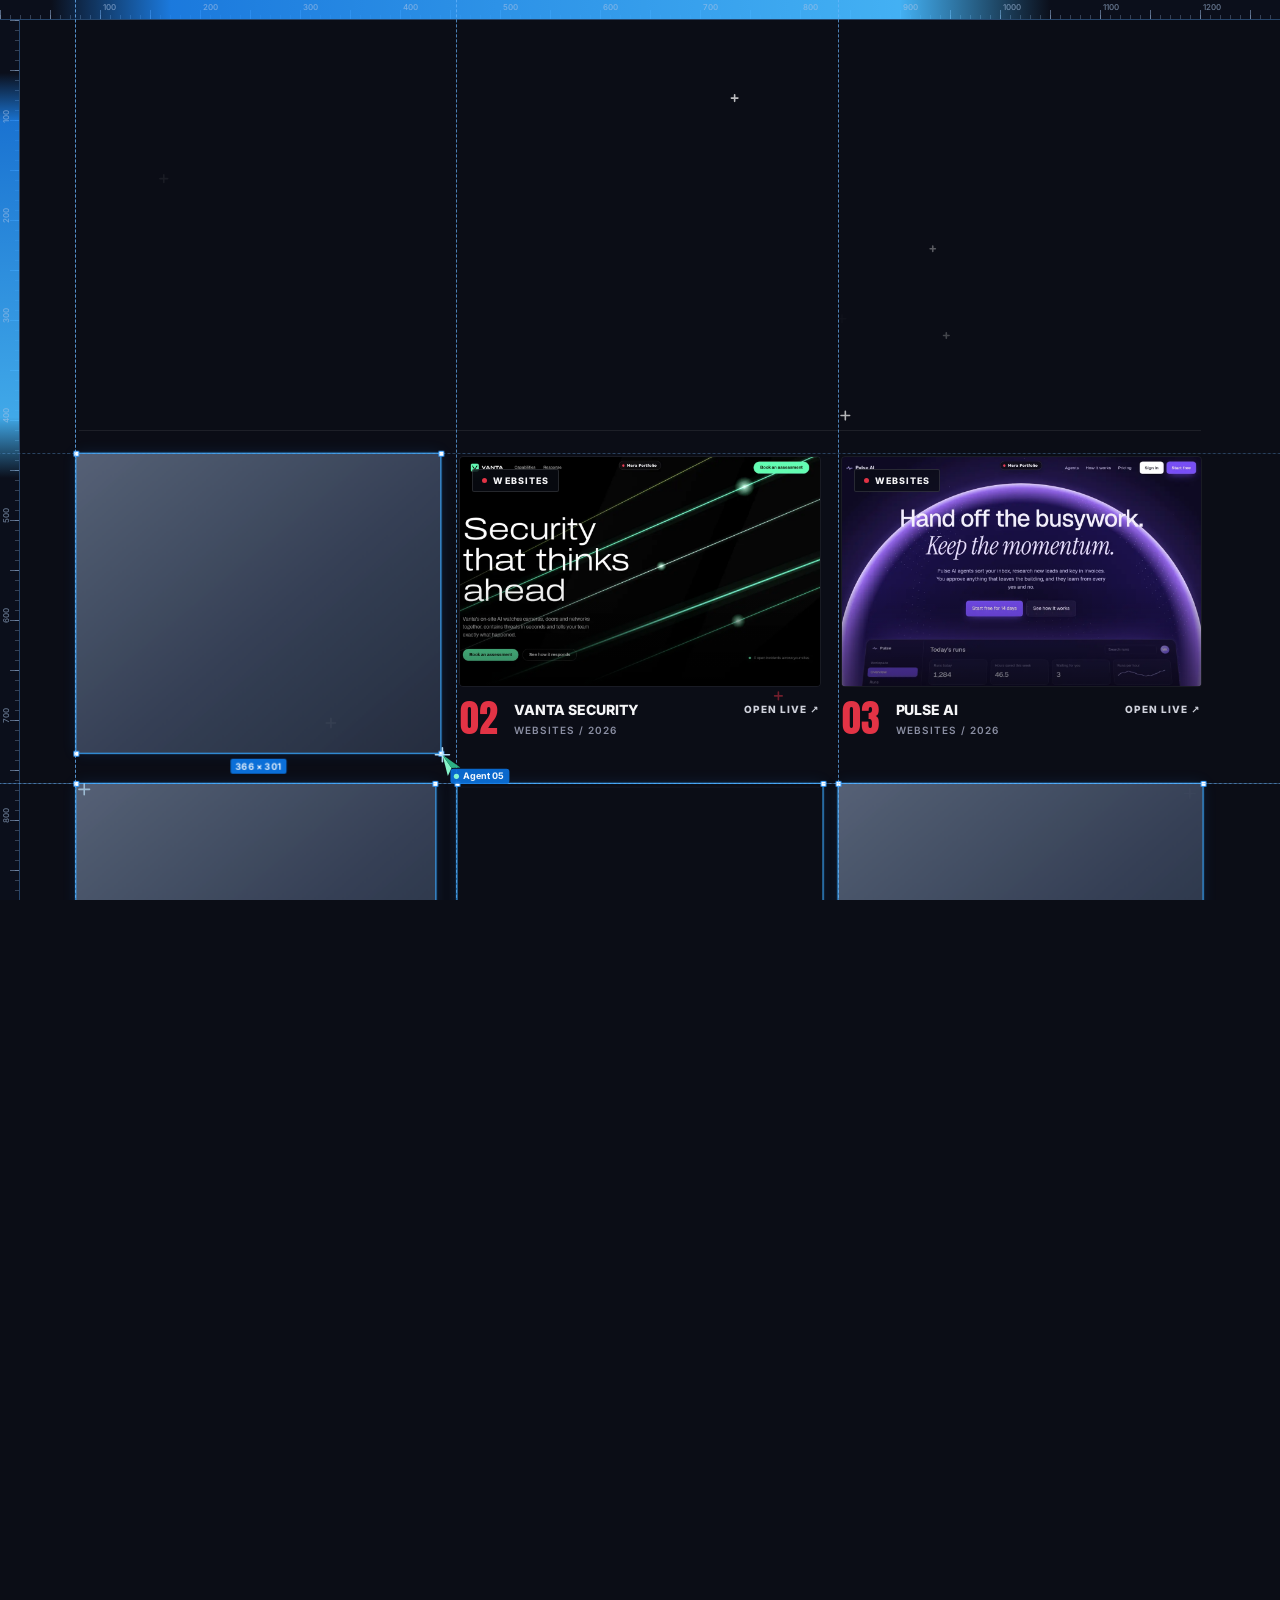
<file: gallery.html>
<!DOCTYPE html>
<html lang="en" data-theme="dark"><head>
<meta charset="utf-8">
<meta name="viewport" content="width=device-width, initial-scale=1, viewport-fit=cover">
<title>Gallery — Abhijeet Kumar | AI Videos, Websites, 3D Sites &amp; Apps</title>
<meta name="description" content="The full gallery of Abhijeet Kumar's work: AI video, video editing, motion graphics, graphic designing, 3D websites, websites and apps.">
<meta name="keywords" content="Abhijeet Kumar, AI developer, video editor, web designer, AI video, motion graphics, graphic designing, Next.js developer, 3D website, landing page, freelancer">
<meta name="author" content="Abhijeet Kumar">
<meta name="robots" content="index, follow, max-image-preview:large">
<link rel="canonical" href="https://abhijeet-portfolio-orpin.vercel.app/gallery.html" data-seo="canonical">
<meta property="og:type" content="website">
<meta property="og:site_name" content="Abhijeet Kumar">
<meta property="og:title" content="Gallery — Abhijeet Kumar | AI Videos, Websites, 3D Sites &amp; Apps" data-seo="title">
<meta property="og:description" content="I build websites, apps and videos with AI. Fast, clean and made to grow your business. First demo free." data-seo="desc">
<meta property="og:url" content="https://abhijeet-portfolio-orpin.vercel.app/gallery.html" data-seo="url">
<meta property="og:image" content="https://abhijeet-portfolio-orpin.vercel.app/og-gallery.jpg?v=4" data-seo="image">
<meta property="og:image:width" content="1200"><meta property="og:image:height" content="630">
<meta property="og:image:alt" content="Abhijeet Kumar — full gallery of AI videos, websites, 3D sites and apps.">
<meta property="og:image:secure_url" content="https://abhijeet-portfolio-orpin.vercel.app/og-gallery.jpg?v=4" data-seo="image">
<meta property="og:image:type" content="image/jpeg">
<meta name="twitter:image:alt" content="Abhijeet Kumar — full gallery of AI videos, websites, 3D sites and apps.">
<meta property="og:locale" content="en_US">
<meta name="twitter:card" content="summary_large_image">
<meta name="twitter:site" content="@Abhijeetkuumar"><meta name="twitter:creator" content="@Abhijeetkuumar">
<meta name="twitter:title" content="Gallery — Abhijeet Kumar" data-seo="title">
<meta name="twitter:description" content="I build websites, apps and videos with AI. Fast, clean and made to grow your business." data-seo="desc">
<meta name="twitter:image" content="https://abhijeet-portfolio-orpin.vercel.app/og-gallery.jpg?v=4" data-seo="image">

<meta name="theme-color" content="#0b0d16" id="themeColor">
<link rel="icon" href="favicon.svg" type="image/svg+xml">
<link rel="icon" href="favicon-32.png" sizes="32x32" type="image/png">
<link rel="apple-touch-icon" href="apple-touch-icon.png">
<link rel="manifest" href="manifest.webmanifest">
<link rel="alternate" type="text/plain" href="llms.txt" title="LLM summary">
<script>
/* theme before first paint (no flash) */
(function(){try{var t=localStorage.getItem("ak-theme");if(t!=="light"&&t!=="dark")t="dark";document.documentElement.setAttribute("data-theme",t);
if(t==="light"){document.getElementById("themeColor").content="#fffdf7";}}catch(e){}})();
</script>
<link rel="preload" href="assets/fonts/Anton-400.woff2" as="font" type="font/woff2" crossorigin="">
<link rel="preload" href="assets/fonts/Inter-var.woff2" as="font" type="font/woff2" crossorigin="">

<link rel="stylesheet" href="style.css">
<script type="application/ld+json" id="ld">{"@context":"https://schema.org","@graph":[{"@type":"Person","@id":"https://abhijeet-portfolio-orpin.vercel.app/#person","name":"Abhijeet Kumar","url":"https://abhijeet-portfolio-orpin.vercel.app/","image":"https://abhijeet-portfolio-orpin.vercel.app/assets/img/cutout-1200.webp","jobTitle":"AI Developer, Video Editor & Web Designer","description":"Abhijeet Kumar is an AI developer and creator. He builds websites, 3D websites, apps, AI videos, video edits, motion graphics and graphic designing with AI — fast, clean and made to grow your business. First demo free.","telephone":"+91-94303-22551","knowsAbout":["AI video creation","Video editing","Motion graphics","Graphic design","Web design","3D websites","Next.js","React","Three.js","Supabase","Prompt engineering","App development"],"sameAs":["https://www.instagram.com/abhi.jeetkuumar/","https://github.com/abhi478jeetur-rgb","https://peerlist.io/abhijeetkuumar","https://www.freelancer.com/u/abhijeetk371","https://www.linkedin.com/in/abhijeet-kumar-4b6a083b0/","https://x.com/Abhijeetkuumar","https://www.youtube.com/@AbhijeetKumarz7r"]},{"@type":"ProfessionalService","@id":"https://abhijeet-portfolio-orpin.vercel.app/#service","name":"Abhijeet Kumar — AI Development & Creative Services","url":"https://abhijeet-portfolio-orpin.vercel.app/","image":"https://abhijeet-portfolio-orpin.vercel.app/og.jpg","telephone":"+91-94303-22551","priceRange":"Free first demo","founder":{"@id":"https://abhijeet-portfolio-orpin.vercel.app/#person"},"areaServed":"Worldwide","hasOfferCatalog":{"@type":"OfferCatalog","name":"Services","itemListElement":[{"@type":"Offer","itemOffered":{"@type":"Service","name":"AI Video Creation","description":"Ads, reels and stories generated and directed with AI.","provider":{"@id":"https://abhijeet-portfolio-orpin.vercel.app/#person"}}},{"@type":"Offer","itemOffered":{"@type":"Service","name":"Video Editing","description":"Short-form and long-form edits with pace, captions and polish.","provider":{"@id":"https://abhijeet-portfolio-orpin.vercel.app/#person"}}},{"@type":"Offer","itemOffered":{"@type":"Service","name":"Motion Graphics","description":"Animated titles, logos and explainers that move with intent.","provider":{"@id":"https://abhijeet-portfolio-orpin.vercel.app/#person"}}},{"@type":"Offer","itemOffered":{"@type":"Service","name":"Graphic Designing","description":"Posters, social posts, logos and brand visuals that stand out.","provider":{"@id":"https://abhijeet-portfolio-orpin.vercel.app/#person"}}},{"@type":"Offer","itemOffered":{"@type":"Service","name":"Websites & Landing Pages","description":"Fast, modern, SEO-ready sites that turn visitors into leads.","provider":{"@id":"https://abhijeet-portfolio-orpin.vercel.app/#person"}}},{"@type":"Offer","itemOffered":{"@type":"Service","name":"3D Websites","description":"Interactive Three.js experiences that make people stop and play.","provider":{"@id":"https://abhijeet-portfolio-orpin.vercel.app/#person"}}},{"@type":"Offer","itemOffered":{"@type":"Service","name":"Apps & Software","description":"Web apps, SaaS tools and dashboards built with an AI-first stack.","provider":{"@id":"https://abhijeet-portfolio-orpin.vercel.app/#person"}}}]}},{"@type":"WebSite","@id":"https://abhijeet-portfolio-orpin.vercel.app/#website","url":"https://abhijeet-portfolio-orpin.vercel.app/","name":"Abhijeet Kumar — Portfolio","inLanguage":"en","publisher":{"@id":"https://abhijeet-portfolio-orpin.vercel.app/#person"}},{"@type":"CollectionPage","@id":"https://abhijeet-portfolio-orpin.vercel.app/gallery.html#page","url":"https://abhijeet-portfolio-orpin.vercel.app/gallery.html","name":"Gallery — Abhijeet Kumar | AI Videos, Websites, 3D Sites & Apps","about":{"@id":"https://abhijeet-portfolio-orpin.vercel.app/#person"}}]}</script>
<style>.dv{position:fixed;inset:0;z-index:2147482000;background:#050507;display:none;overflow:hidden;touch-action:none}.dv.on{display:block}.dv__stage{position:absolute;inset:0;will-change:transform}.dv__slide{position:absolute;inset:0;transition:transform .55s cubic-bezier(.2,.8,.2,1),opacity .55s,border-radius .55s}.dv__slide iframe{width:100%;height:100%;border:0;background:#fff;display:block}.dv__slide.enter{transform:translateY(100%) scale(.92);border-radius:28px;overflow:hidden}.dv__slide.up{transform:translateY(-100%);opacity:.4}.dv__slide.down{transform:translateY(100%);opacity:.4}.dv__bar{position:absolute;left:0;right:0;bottom:0;z-index:3;display:flex;align-items:center;gap:10px;padding:10px 12px calc(10px + env(safe-area-inset-bottom));background:linear-gradient(transparent,rgba(0,0,0,.78));color:#fff;font:600 13px/1.2 system-ui,-apple-system,Segoe UI,sans-serif;transition:opacity .3s}.dv__bar button,.dv__bar a{appearance:none;border:1px solid rgba(255,255,255,.25);background:rgba(20,20,24,.6);color:#fff;border-radius:999px;padding:9px 14px;font:inherit;text-decoration:none;backdrop-filter:blur(8px);-webkit-backdrop-filter:blur(8px)}.dv__t{flex:1;min-width:0;white-space:nowrap;overflow:hidden;text-overflow:ellipsis}.dv__t small{display:block;opacity:.65;font-weight:500;margin-top:2px}.dv__nav{position:absolute;right:10px;top:50%;transform:translateY(-50%);z-index:3;display:flex;flex-direction:column;gap:10px}.dv__nav button{width:40px;height:40px;border-radius:50%;border:1px solid rgba(255,255,255,.25);background:rgba(20,20,24,.55);color:#fff;font-size:18px;backdrop-filter:blur(8px);-webkit-backdrop-filter:blur(8px)}.dv__nav button:disabled{opacity:.3}.dv__spin{position:absolute;left:50%;top:45%;width:34px;height:34px;margin:-17px;border-radius:50%;border:3px solid rgba(255,255,255,.2);border-top-color:#ff3b4e;animation:dvs .8s linear infinite;z-index:1}@keyframes dvs{to{transform:rotate(360deg)}}html.dv-lock,html.dv-lock body{overflow:hidden!important}@media (prefers-reduced-motion:reduce){.dv__slide{transition:none}}</style><style>.dv{position:fixed;inset:0;z-index:2147482000;background:#050507;display:none;overflow:hidden;touch-action:none}.dv.on{display:block}.dv__stage{position:absolute;inset:0;z-index:1;will-change:transform}.dv__slide{position:absolute;inset:0;transition:transform .55s cubic-bezier(.2,.8,.2,1),opacity .55s,border-radius .55s}.dv__slide iframe{width:100%;height:100%;border:0;background:transparent;display:block}.dv__slide.enter{transform:translateY(100%) scale(.92);border-radius:28px;overflow:hidden}.dv__slide.up{transform:translateY(-100%);opacity:.4}.dv__slide.down{transform:translateY(100%);opacity:.4}.dv__bar{position:absolute;left:0;right:0;bottom:0;z-index:3;display:flex;align-items:center;gap:10px;padding:10px 12px calc(10px + env(safe-area-inset-bottom));background:linear-gradient(transparent,rgba(0,0,0,.78));color:#fff;font:600 13px/1.2 system-ui,-apple-system,Segoe UI,sans-serif;transition:opacity .3s}.dv__bar button,.dv__bar a{appearance:none;border:1px solid rgba(255,255,255,.25);background:rgba(20,20,24,.6);color:#fff;border-radius:999px;padding:9px 14px;font:inherit;text-decoration:none;backdrop-filter:blur(8px);-webkit-backdrop-filter:blur(8px)}.dv__t{flex:1;min-width:0;white-space:nowrap;overflow:hidden;text-overflow:ellipsis}.dv__t small{display:block;opacity:.65;font-weight:500;margin-top:2px}.dv__nav{position:absolute;right:10px;top:50%;transform:translateY(-50%);z-index:3;display:flex;flex-direction:column;gap:10px}.dv__nav button{width:40px;height:40px;border-radius:50%;border:1px solid rgba(255,255,255,.25);background:rgba(20,20,24,.55);color:#fff;font-size:18px;backdrop-filter:blur(8px);-webkit-backdrop-filter:blur(8px)}.dv__nav button:disabled{opacity:.3}.dv__spin{position:absolute;left:50%;top:45%;width:34px;height:34px;margin:-17px;border-radius:50%;border:3px solid rgba(255,255,255,.2);border-top-color:#ff3b4e;animation:dvs .8s linear infinite;z-index:1}@keyframes dvs{to{transform:rotate(360deg)}}html.dv-lock,html.dv-lock body{overflow:hidden!important}@media (prefers-reduced-motion:reduce){.dv__slide{transition:none}}</style></head>
<body class="is-loading" data-page="gallery">

<a class="skip" href="#gallery">Skip to content</a>
<div class="loader" id="loader" aria-hidden="true"><span class="loader__mono" id="loaderMono"></span></div>
<div class="build" id="build" aria-hidden="true">
  <div class="ruler ruler--top"><i class="band"></i></div>
  <div class="ruler ruler--left"><i class="band"></i></div>
</div>
<canvas id="dust" aria-hidden="true"></canvas>
<canvas id="fx" aria-hidden="true"></canvas>
<div class="cursor" id="cursor" aria-hidden="true"><svg viewBox="0 0 24 24"><path d="M3 2 L21 11 L12.5 13 L9 21 Z"></path></svg></div>
<div class="edge-line" aria-hidden="true"></div>

<header class="nav" id="nav">
  <a href="index.html" class="logo" data-bind="logo" aria-label="Abhijeet Kumar — home">ABHIJEET<i></i></a>
  <nav class="nav__links" id="navLinks" aria-label="Main"><a href="index.html#work">Work</a><a href="index.html#services">Services</a><a href="index.html#about">About</a><a href="index.html#journey">Journey</a><a href="index.html#contact">Contact</a></nav>
  <div class="nav__right">
    <button class="nav__theme" id="themeToggle" type="button" aria-label="Switch theme"><span class="ti ti--sun"></span><span class="ti ti--moon"></span></button>
    <a href="https://wa.me/919430322551?text=Hi%20Abhijeet%2C%20main%20aapse%20baat%20karna%20chahta%20hoon.%20Mujhe%20aapse%20kaam%20ke%20baare%20mein%20baat%20karni%20hai." class="nav__talk" data-wa="" target="_blank" rel="noopener"><span data-bind="talkLabel">Let's talk</span> <span class="arr">↗</span></a>
    <button class="nav__burger" id="burger" aria-label="Menu"><i></i><i></i></button>
  </div>
</header>

<main id="main">
<section class="ghero section" id="gallery" aria-labelledby="galTitle">
  <div class="ghero__top">
    <a href="index.html#work" class="link-arrow sm ghero__back"><b>←</b> BACK TO HOME</a>
    <div class="hero__avail"><i></i><span data-bind="hero.availability">OPEN FOR NEW PROJECTS</span></div>
  </div>
  <div class="ghero__head">
    <div>
      <p class="eyebrow" data-bind="gallery.eyebrow">ALL PROJECTS</p>
      <h1 class="display xxl reveal-title" id="galTitle" data-bind="gallery.title">THE FULL<br>GALLERY.</h1>
    </div>
    <p class="muted ghero__text" data-bind="gallery.text">Websites, apps, AI videos, edits and designs. Every card opens the live project.</p>
  </div>
  <div class="work__bar">
    <div class="tabs" id="tabs" role="tablist" aria-label="Filter gallery"><button type="button" role="tab" aria-selected="true" class="on" data-f="All">All</button><button type="button" role="tab" aria-selected="false" class="" data-f="AI Video">AI Video</button><button type="button" role="tab" aria-selected="false" class="" data-f="Video Editing">Video Editing</button><button type="button" role="tab" aria-selected="false" class="" data-f="Motion Graphics">Motion Graphics</button><button type="button" role="tab" aria-selected="false" class="" data-f="Graphic Designing">Graphic Designing</button><button type="button" role="tab" aria-selected="false" class="" data-f="3D Websites">3D Websites</button><button type="button" role="tab" aria-selected="false" class="" data-f="Websites">Websites</button><button type="button" role="tab" aria-selected="false" class="" data-f="Apps">Apps</button></div>
    <label class="search"><svg viewBox="0 0 24 24"><circle cx="11" cy="11" r="7"></circle><path d="M20 20l-4-4"></path></svg><input id="search" placeholder="Search title or category" aria-label="Search gallery"></label>
  </div>
  <div class="ggrid" id="cards">
    <article class="card" data-cats="Apps" data-title="chasefree ai — ai invoicing app apps">
      <a class="card__media" href="https://ai-invoise.vercel.app" target="_blank" rel="noopener"><span class="card__tag"><i></i>APPS</span>
        <img src="assets/gallery/chasefree-ai.webp" alt="ChaseFree AI — AI Invoicing App — Apps project by Abhijeet Kumar" loading="lazy" decoding="async" width="1200" height="750">
        <span class="card__play"><svg viewBox="0 0 10 10"><path d="M2 8 L8 2 M3.5 2 H8 V6.5" fill="none" stroke="currentColor" stroke-width="1.4"></path></svg></span></a>
      <div class="card__info"><span class="card__num">01</span>
        <div class="card__txt"><h3>ChaseFree AI — AI Invoicing App</h3><p>Apps / 2026</p></div><a class="card__go" href="https://ai-invoise.vercel.app" target="_blank" rel="noopener">Open live ↗</a></div>
    </article>
    <article class="card" data-cats="3D Websites" data-title="aurora lab 3d websites">
      <a class="card__media" href="https://abhi-aurora-lab.vercel.app" target="_blank" rel="noopener"><span class="card__tag"><i></i>3D WEBSITES</span>
        <img src="assets/gallery/aurora-lab.webp" alt="Aurora Lab — 3D Websites project by Abhijeet Kumar" loading="lazy" decoding="async" width="1200" height="750"><video class="card__vid" data-src="assets/gallery/aurora-lab.webm" muted="" loop="" playsinline="" preload="none" aria-hidden="true"></video>
        <span class="card__play"><svg viewBox="0 0 10 10"><path d="M2 8 L8 2 M3.5 2 H8 V6.5" fill="none" stroke="currentColor" stroke-width="1.4"></path></svg></span></a>
      <div class="card__info"><span class="card__num">02</span>
        <div class="card__txt"><h3>Aurora Lab</h3><p>3D Websites / 2026</p></div><a class="card__go" href="https://abhi-aurora-lab.vercel.app" target="_blank" rel="noopener">Open live ↗</a></div>
    </article>
    <article class="card" data-cats="3D Websites" data-title="kinetic sport 3d websites">
      <a class="card__media" href="https://abhi-kinetic-sport.vercel.app" target="_blank" rel="noopener"><span class="card__tag"><i></i>3D WEBSITES</span>
        <img src="assets/gallery/kinetic-sport.webp" alt="Kinetic Sport — 3D Websites project by Abhijeet Kumar" loading="lazy" decoding="async" width="1200" height="750"><video class="card__vid" data-src="assets/gallery/kinetic-sport.webm" muted="" loop="" playsinline="" preload="none" aria-hidden="true"></video>
        <span class="card__play"><svg viewBox="0 0 10 10"><path d="M2 8 L8 2 M3.5 2 H8 V6.5" fill="none" stroke="currentColor" stroke-width="1.4"></path></svg></span></a>
      <div class="card__info"><span class="card__num">03</span>
        <div class="card__txt"><h3>Kinetic Sport</h3><p>3D Websites / 2026</p></div><a class="card__go" href="https://abhi-kinetic-sport.vercel.app" target="_blank" rel="noopener">Open live ↗</a></div>
    </article>
    <article class="card" data-cats="3D Websites" data-title="nexus studio 3d websites">
      <a class="card__media" href="https://abhi-nexus-tunnel.vercel.app" target="_blank" rel="noopener"><span class="card__tag"><i></i>3D WEBSITES</span>
        <img src="assets/gallery/nexus-tunnel.webp" alt="Nexus Studio — 3D Websites project by Abhijeet Kumar" loading="lazy" decoding="async" width="1200" height="750"><video class="card__vid" data-src="assets/gallery/nexus-tunnel.webm" muted="" loop="" playsinline="" preload="none" aria-hidden="true"></video>
        <span class="card__play"><svg viewBox="0 0 10 10"><path d="M2 8 L8 2 M3.5 2 H8 V6.5" fill="none" stroke="currentColor" stroke-width="1.4"></path></svg></span></a>
      <div class="card__info"><span class="card__num">04</span>
        <div class="card__txt"><h3>Nexus Studio</h3><p>3D Websites / 2026</p></div><a class="card__go" href="https://abhi-nexus-tunnel.vercel.app" target="_blank" rel="noopener">Open live ↗</a></div>
    </article>
    <article class="card" data-cats="3D Websites" data-title="orbit space 3d websites">
      <a class="card__media" href="https://abhi-orbit-space.vercel.app" target="_blank" rel="noopener"><span class="card__tag"><i></i>3D WEBSITES</span>
        <img src="assets/gallery/orbit-space.webp" alt="Orbit Space — 3D Websites project by Abhijeet Kumar" loading="lazy" decoding="async" width="1200" height="750"><video class="card__vid" data-src="assets/gallery/orbit-space.webm" muted="" loop="" playsinline="" preload="none" aria-hidden="true"></video>
        <span class="card__play"><svg viewBox="0 0 10 10"><path d="M2 8 L8 2 M3.5 2 H8 V6.5" fill="none" stroke="currentColor" stroke-width="1.4"></path></svg></span></a>
      <div class="card__info"><span class="card__num">05</span>
        <div class="card__txt"><h3>Orbit Space</h3><p>3D Websites / 2026</p></div><a class="card__go" href="https://abhi-orbit-space.vercel.app" target="_blank" rel="noopener">Open live ↗</a></div>
    </article>
    <article class="card" data-cats="3D Websites" data-title="halo rings 3d websites">
      <a class="card__media" href="https://abhi-halo-rings.vercel.app" target="_blank" rel="noopener"><span class="card__tag"><i></i>3D WEBSITES</span>
        <img src="assets/gallery/halo-rings.webp" alt="Halo Rings — 3D Websites project by Abhijeet Kumar" loading="lazy" decoding="async" width="1200" height="750"><video class="card__vid" data-src="assets/gallery/halo-rings.webm" muted="" loop="" playsinline="" preload="none" aria-hidden="true"></video>
        <span class="card__play"><svg viewBox="0 0 10 10"><path d="M2 8 L8 2 M3.5 2 H8 V6.5" fill="none" stroke="currentColor" stroke-width="1.4"></path></svg></span></a>
      <div class="card__info"><span class="card__num">06</span>
        <div class="card__txt"><h3>Halo Rings</h3><p>3D Websites / 2026</p></div><a class="card__go" href="https://abhi-halo-rings.vercel.app" target="_blank" rel="noopener">Open live ↗</a></div>
    </article>
    <article class="card" data-cats="3D Websites" data-title="helix bio 3d websites">
      <a class="card__media" href="https://abhi-helix-bio.vercel.app" target="_blank" rel="noopener"><span class="card__tag"><i></i>3D WEBSITES</span>
        <img src="assets/gallery/helix-bio.webp" alt="Helix Bio — 3D Websites project by Abhijeet Kumar" loading="lazy" decoding="async" width="1200" height="750"><video class="card__vid" data-src="assets/gallery/helix-bio.webm" muted="" loop="" playsinline="" preload="none" aria-hidden="true"></video>
        <span class="card__play"><svg viewBox="0 0 10 10"><path d="M2 8 L8 2 M3.5 2 H8 V6.5" fill="none" stroke="currentColor" stroke-width="1.4"></path></svg></span></a>
      <div class="card__info"><span class="card__num">07</span>
        <div class="card__txt"><h3>Helix Bio</h3><p>3D Websites / 2026</p></div><a class="card__go" href="https://abhi-helix-bio.vercel.app" target="_blank" rel="noopener">Open live ↗</a></div>
    </article>
    <article class="card" data-cats="Websites" data-title="vanta security websites">
      <a class="card__media" href="https://abhi-vanta-security.vercel.app" target="_blank" rel="noopener"><span class="card__tag"><i></i>WEBSITES</span>
        <img src="assets/gallery/vanta-security.webp" alt="Vanta Security — Websites project by Abhijeet Kumar" loading="lazy" decoding="async" width="1200" height="750"><video class="card__vid" data-src="assets/gallery/vanta-security.webm" muted="" loop="" playsinline="" preload="none" aria-hidden="true"></video>
        <span class="card__play"><svg viewBox="0 0 10 10"><path d="M2 8 L8 2 M3.5 2 H8 V6.5" fill="none" stroke="currentColor" stroke-width="1.4"></path></svg></span></a>
      <div class="card__info"><span class="card__num">08</span>
        <div class="card__txt"><h3>Vanta Security</h3><p>Websites / 2026</p></div><a class="card__go" href="https://abhi-vanta-security.vercel.app" target="_blank" rel="noopener">Open live ↗</a></div>
    </article>
    <article class="card" data-cats="Websites" data-title="pulse ai websites">
      <a class="card__media" href="https://abhi-pulse-ai.vercel.app" target="_blank" rel="noopener"><span class="card__tag"><i></i>WEBSITES</span>
        <img src="assets/gallery/pulse-ai.webp" alt="Pulse AI — Websites project by Abhijeet Kumar" loading="lazy" decoding="async" width="1200" height="750"><video class="card__vid" data-src="assets/gallery/pulse-ai.webm" muted="" loop="" playsinline="" preload="none" aria-hidden="true"></video>
        <span class="card__play"><svg viewBox="0 0 10 10"><path d="M2 8 L8 2 M3.5 2 H8 V6.5" fill="none" stroke="currentColor" stroke-width="1.4"></path></svg></span></a>
      <div class="card__info"><span class="card__num">09</span>
        <div class="card__txt"><h3>Pulse AI</h3><p>Websites / 2026</p></div><a class="card__go" href="https://abhi-pulse-ai.vercel.app" target="_blank" rel="noopener">Open live ↗</a></div>
    </article>
    <article class="card" data-cats="Websites" data-title="drift finance websites">
      <a class="card__media" href="https://abhi-drift-defi.vercel.app" target="_blank" rel="noopener"><span class="card__tag"><i></i>WEBSITES</span>
        <img src="assets/gallery/drift-defi.webp" alt="Drift Finance — Websites project by Abhijeet Kumar" loading="lazy" decoding="async" width="1200" height="750"><video class="card__vid" data-src="assets/gallery/drift-defi.webm" muted="" loop="" playsinline="" preload="none" aria-hidden="true"></video>
        <span class="card__play"><svg viewBox="0 0 10 10"><path d="M2 8 L8 2 M3.5 2 H8 V6.5" fill="none" stroke="currentColor" stroke-width="1.4"></path></svg></span></a>
      <div class="card__info"><span class="card__num">10</span>
        <div class="card__txt"><h3>Drift Finance</h3><p>Websites / 2026</p></div><a class="card__go" href="https://abhi-drift-defi.vercel.app" target="_blank" rel="noopener">Open live ↗</a></div>
    </article>
    <article class="card" data-cats="Websites" data-title="haven realty websites">
      <a class="card__media" href="https://abhi-haven-realty.vercel.app" target="_blank" rel="noopener"><span class="card__tag"><i></i>WEBSITES</span>
        <img src="assets/gallery/haven-realty.webp" alt="Haven Realty — Websites project by Abhijeet Kumar" loading="lazy" decoding="async" width="1200" height="750"><video class="card__vid" data-src="assets/gallery/haven-realty.webm" muted="" loop="" playsinline="" preload="none" aria-hidden="true"></video>
        <span class="card__play"><svg viewBox="0 0 10 10"><path d="M2 8 L8 2 M3.5 2 H8 V6.5" fill="none" stroke="currentColor" stroke-width="1.4"></path></svg></span></a>
      <div class="card__info"><span class="card__num">11</span>
        <div class="card__txt"><h3>Haven Realty</h3><p>Websites / 2026</p></div><a class="card__go" href="https://abhi-haven-realty.vercel.app" target="_blank" rel="noopener">Open live ↗</a></div>
    </article>
    <article class="card" data-cats="Motion Graphics" data-title="chasefree ai — keynote-style reveal motion graphics">
      <a class="card__media" href="https://abhijeet-portfolio-orpin.vercel.app/assets/gallery/chasefree-keynote-reveal.mp4" target="_blank" rel="noopener"><span class="card__tag"><i></i>MOTION GRAPHICS</span>
        <img src="assets/gallery/chasefree-keynote-reveal.webp" alt="ChaseFree AI — Keynote-Style Reveal — Motion Graphics project by Abhijeet Kumar" loading="lazy" decoding="async" width="1200" height="750"><video class="card__vid" data-src="assets/gallery/chasefree-keynote-reveal.webm" muted="" loop="" playsinline="" preload="none" aria-hidden="true"></video>
        <span class="card__play"><svg viewBox="0 0 10 10"><path d="M2 8 L8 2 M3.5 2 H8 V6.5" fill="none" stroke="currentColor" stroke-width="1.4"></path></svg></span></a>
      <div class="card__info"><span class="card__num">12</span>
        <div class="card__txt"><h3>ChaseFree AI — Keynote-Style Reveal</h3><p>Motion Graphics / 2026</p></div><a class="card__go" href="https://abhijeet-portfolio-orpin.vercel.app/assets/gallery/chasefree-keynote-reveal.mp4" target="_blank" rel="noopener">Open live ↗</a></div>
    </article>
    <article class="card" data-cats="Motion Graphics" data-title="hubber web — startup launch promo motion graphics">
      <a class="card__media" href="https://abhijeet-portfolio-orpin.vercel.app/assets/gallery/hubber-web-launch-promo.mp4" target="_blank" rel="noopener"><span class="card__tag"><i></i>MOTION GRAPHICS</span>
        <img src="assets/gallery/hubber-web-launch-promo.webp" alt="Hubber Web — Startup Launch Promo — Motion Graphics project by Abhijeet Kumar" loading="lazy" decoding="async" width="1200" height="750"><video class="card__vid" data-src="assets/gallery/hubber-web-launch-promo.webm" muted="" loop="" playsinline="" preload="none" aria-hidden="true"></video>
        <span class="card__play"><svg viewBox="0 0 10 10"><path d="M2 8 L8 2 M3.5 2 H8 V6.5" fill="none" stroke="currentColor" stroke-width="1.4"></path></svg></span></a>
      <div class="card__info"><span class="card__num">13</span>
        <div class="card__txt"><h3>Hubber Web — Startup Launch Promo</h3><p>Motion Graphics / 2026</p></div><a class="card__go" href="https://abhijeet-portfolio-orpin.vercel.app/assets/gallery/hubber-web-launch-promo.mp4" target="_blank" rel="noopener">Open live ↗</a></div>
    </article>
    <article class="card" data-cats="Motion Graphics" data-title="chasefree ai — app ui reveal motion graphics">
      <a class="card__media" href="https://abhijeet-portfolio-orpin.vercel.app/assets/gallery/chasefree-app-reveal.mp4" target="_blank" rel="noopener"><span class="card__tag"><i></i>MOTION GRAPHICS</span>
        <img src="assets/gallery/chasefree-app-reveal.webp" alt="ChaseFree AI — App UI Reveal — Motion Graphics project by Abhijeet Kumar" loading="lazy" decoding="async" width="1200" height="750"><video class="card__vid" data-src="assets/gallery/chasefree-app-reveal.webm" muted="" loop="" playsinline="" preload="none" aria-hidden="true"></video>
        <span class="card__play"><svg viewBox="0 0 10 10"><path d="M2 8 L8 2 M3.5 2 H8 V6.5" fill="none" stroke="currentColor" stroke-width="1.4"></path></svg></span></a>
      <div class="card__info"><span class="card__num">14</span>
        <div class="card__txt"><h3>ChaseFree AI — App UI Reveal</h3><p>Motion Graphics / 2026</p></div><a class="card__go" href="https://abhijeet-portfolio-orpin.vercel.app/assets/gallery/chasefree-app-reveal.mp4" target="_blank" rel="noopener">Open live ↗</a></div>
    </article>
    <article class="card" data-cats="Graphic Designing" data-title="chasefree ai — launch poster graphic designing">
      <a class="card__media" href="https://abhijeet-portfolio-orpin.vercel.app/assets/gallery/chasefree-launch-poster-full.webp" target="_blank" rel="noopener"><span class="card__tag"><i></i>GRAPHIC DESIGNING</span>
        <img src="assets/gallery/chasefree-launch-poster.webp" alt="ChaseFree AI — Launch Poster — Graphic Designing project by Abhijeet Kumar" loading="lazy" decoding="async" width="1200" height="750">
        <span class="card__play"><svg viewBox="0 0 10 10"><path d="M2 8 L8 2 M3.5 2 H8 V6.5" fill="none" stroke="currentColor" stroke-width="1.4"></path></svg></span></a>
      <div class="card__info"><span class="card__num">15</span>
        <div class="card__txt"><h3>ChaseFree AI — Launch Poster</h3><p>Graphic Designing / 2026</p></div><a class="card__go" href="https://abhijeet-portfolio-orpin.vercel.app/assets/gallery/chasefree-launch-poster-full.webp" target="_blank" rel="noopener">Open live ↗</a></div>
    </article>
    <article class="card" data-cats="Graphic Designing" data-title="hubber web — social post graphic designing">
      <a class="card__media" href="https://abhijeet-portfolio-orpin.vercel.app/assets/gallery/hubber-web-social-post-full.webp" target="_blank" rel="noopener"><span class="card__tag"><i></i>GRAPHIC DESIGNING</span>
        <img src="assets/gallery/hubber-web-social-post.webp" alt="Hubber Web — Social Post — Graphic Designing project by Abhijeet Kumar" loading="lazy" decoding="async" width="1200" height="750">
        <span class="card__play"><svg viewBox="0 0 10 10"><path d="M2 8 L8 2 M3.5 2 H8 V6.5" fill="none" stroke="currentColor" stroke-width="1.4"></path></svg></span></a>
      <div class="card__info"><span class="card__num">16</span>
        <div class="card__txt"><h3>Hubber Web — Social Post</h3><p>Graphic Designing / 2026</p></div><a class="card__go" href="https://abhijeet-portfolio-orpin.vercel.app/assets/gallery/hubber-web-social-post-full.webp" target="_blank" rel="noopener">Open live ↗</a></div>
    </article>
    <article class="card" data-cats="Graphic Designing" data-title="7 ai tools — youtube thumbnail graphic designing">
      <a class="card__media" href="https://abhijeet-portfolio-orpin.vercel.app/assets/gallery/ai-tools-thumbnail-full.webp" target="_blank" rel="noopener"><span class="card__tag"><i></i>GRAPHIC DESIGNING</span>
        <img src="assets/gallery/ai-tools-thumbnail.webp" alt="7 AI Tools — YouTube Thumbnail — Graphic Designing project by Abhijeet Kumar" loading="lazy" decoding="async" width="1200" height="750">
        <span class="card__play"><svg viewBox="0 0 10 10"><path d="M2 8 L8 2 M3.5 2 H8 V6.5" fill="none" stroke="currentColor" stroke-width="1.4"></path></svg></span></a>
      <div class="card__info"><span class="card__num">17</span>
        <div class="card__txt"><h3>7 AI Tools — YouTube Thumbnail</h3><p>Graphic Designing / 2026</p></div><a class="card__go" href="https://abhijeet-portfolio-orpin.vercel.app/assets/gallery/ai-tools-thumbnail-full.webp" target="_blank" rel="noopener">Open live ↗</a></div>
    </article>
    <article class="card" data-cats="Graphic Designing" data-title="crypto crashed — youtube thumbnail graphic designing">
      <a class="card__media" href="https://abhijeet-portfolio-orpin.vercel.app/assets/gallery/crypto-news-thumbnail-full.webp" target="_blank" rel="noopener"><span class="card__tag"><i></i>GRAPHIC DESIGNING</span>
        <img src="assets/gallery/crypto-news-thumbnail.webp" alt="Crypto Crashed — YouTube Thumbnail — Graphic Designing project by Abhijeet Kumar" loading="lazy" decoding="async" width="1200" height="750">
        <span class="card__play"><svg viewBox="0 0 10 10"><path d="M2 8 L8 2 M3.5 2 H8 V6.5" fill="none" stroke="currentColor" stroke-width="1.4"></path></svg></span></a>
      <div class="card__info"><span class="card__num">18</span>
        <div class="card__txt"><h3>Crypto Crashed — YouTube Thumbnail</h3><p>Graphic Designing / 2026</p></div><a class="card__go" href="https://abhijeet-portfolio-orpin.vercel.app/assets/gallery/crypto-news-thumbnail-full.webp" target="_blank" rel="noopener">Open live ↗</a></div>
    </article>
    <article class="card" data-cats="Graphic Designing" data-title="learn to code in 30 days — youtube thumbnail graphic designing">
      <a class="card__media" href="https://abhijeet-portfolio-orpin.vercel.app/assets/gallery/coding-thumbnail-full.webp" target="_blank" rel="noopener"><span class="card__tag"><i></i>GRAPHIC DESIGNING</span>
        <img src="assets/gallery/coding-thumbnail.webp" alt="Learn to Code in 30 Days — YouTube Thumbnail — Graphic Designing project by Abhijeet Kumar" loading="lazy" decoding="async" width="1200" height="750">
        <span class="card__play"><svg viewBox="0 0 10 10"><path d="M2 8 L8 2 M3.5 2 H8 V6.5" fill="none" stroke="currentColor" stroke-width="1.4"></path></svg></span></a>
      <div class="card__info"><span class="card__num">19</span>
        <div class="card__txt"><h3>Learn to Code in 30 Days — YouTube Thumbnail</h3><p>Graphic Designing / 2026</p></div><a class="card__go" href="https://abhijeet-portfolio-orpin.vercel.app/assets/gallery/coding-thumbnail-full.webp" target="_blank" rel="noopener">Open live ↗</a></div>
    </article>
    <article class="card" data-cats="Graphic Designing" data-title="how your phone works — tech explainer thumbnail graphic designing">
      <a class="card__media" href="https://abhijeet-portfolio-orpin.vercel.app/assets/gallery/tech-explainer-thumbnail-full.webp" target="_blank" rel="noopener"><span class="card__tag"><i></i>GRAPHIC DESIGNING</span>
        <img src="assets/gallery/tech-explainer-thumbnail.webp" alt="How Your Phone Works — Tech Explainer Thumbnail — Graphic Designing project by Abhijeet Kumar" loading="lazy" decoding="async" width="1200" height="750">
        <span class="card__play"><svg viewBox="0 0 10 10"><path d="M2 8 L8 2 M3.5 2 H8 V6.5" fill="none" stroke="currentColor" stroke-width="1.4"></path></svg></span></a>
      <div class="card__info"><span class="card__num">20</span>
        <div class="card__txt"><h3>How Your Phone Works — Tech Explainer Thumbnail</h3><p>Graphic Designing / 2026</p></div><a class="card__go" href="https://abhijeet-portfolio-orpin.vercel.app/assets/gallery/tech-explainer-thumbnail-full.webp" target="_blank" rel="noopener">Open live ↗</a></div>
    </article></div>
  <div class="gempty" id="gempty">
    <span class="gempty__ico" aria-hidden="true">✳</span>
    <div><h2 class="gempty__t" data-bind="gallery.emptyTitle">Fresh work is on its way.</h2><p class="muted" data-bind="gallery.emptyText">New projects land here one by one. Want to see what I can build for you? Ask for a free first demo.</p></div>
    <a href="https://wa.me/919430322551?text=Hi%20Abhijeet%2C%20main%20aapse%20baat%20karna%20chahta%20hoon.%20Mujhe%20aapse%20kaam%20ke%20baare%20mein%20baat%20karni%20hai." class="btn-red" data-wa="" target="_blank" rel="noopener"><span data-bind="services.ctaLabel">Get my free demo</span> <b>↗</b></a>
  </div>
</section>

<section class="contact gcontact section" id="contact" aria-label="Contact">
  <div class="gcontact__row">
    <h2 class="display xl reveal-title"><span data-bind="contact.title1">LET'S BUILD</span><br><span data-bind="contact.title2">TOGETHER</span><span class="red dot">.</span></h2>
    <ul class="contact__rows" id="contactRows">
      <li><a href="https://wa.me/919430322551?text=Hi%20Abhijeet%2C%20main%20aapse%20baat%20karna%20chahta%20hoon.%20Mujhe%20aapse%20kaam%20ke%20baare%20mein%20baat%20karni%20hai." target="_blank" rel="noopener">
        <span class="c-ico"><svg class="ic ic--fill " viewBox="0 0 24 24" aria-hidden="true"><path d="M17.472 14.382c-.297-.149-1.758-.867-2.03-.967-.273-.099-.471-.148-.67.15-.197.297-.767.966-.94 1.164-.173.199-.347.223-.644.075-.297-.15-1.255-.463-2.39-1.475-.883-.788-1.48-1.761-1.653-2.059-.173-.297-.018-.458.13-.606.134-.133.298-.347.446-.52.149-.174.198-.298.298-.497.099-.198.05-.371-.025-.52-.075-.149-.669-1.612-.916-2.207-.242-.579-.487-.5-.669-.51-.173-.008-.371-.01-.57-.01-.198 0-.52.074-.792.372-.272.297-1.04 1.016-1.04 2.479 0 1.462 1.065 2.875 1.213 3.074.149.198 2.096 3.2 5.077 4.487.709.306 1.262.489 1.694.625.712.227 1.36.195 1.871.118.571-.085 1.758-.719 2.006-1.413.248-.694.248-1.289.173-1.413-.074-.124-.272-.198-.57-.347m-5.421 7.403h-.004a9.87 9.87 0 01-5.031-1.378l-.361-.214-3.741.982.998-3.648-.235-.374a9.86 9.86 0 01-1.51-5.26c.001-5.45 4.436-9.884 9.888-9.884 2.64 0 5.122 1.03 6.988 2.898a9.825 9.825 0 012.893 6.994c-.003 5.45-4.437 9.884-9.885 9.884m8.413-18.297A11.815 11.815 0 0012.05 0C5.495 0 .16 5.335.157 11.892c0 2.096.547 4.142 1.588 5.945L.057 24l6.305-1.654a11.882 11.882 0 005.683 1.448h.005c6.554 0 11.89-5.335 11.893-11.893a11.821 11.821 0 00-3.48-8.413Z"></path></svg></span>
        <span class="c-txt"><small>WhatsApp</small><b>+91 94303 22551</b></span><span class="c-go">↗</span></a></li>
      <li><a href="https://www.instagram.com/abhi.jeetkuumar/" target="_blank" rel="noopener">
        <span class="c-ico"><svg class="ic ic--fill " viewBox="0 0 24 24" aria-hidden="true"><path d="M7.0301.084c-1.2768.0602-2.1487.264-2.911.5634-.7888.3075-1.4575.72-2.1228 1.3877-.6652.6677-1.075 1.3368-1.3802 2.127-.2954.7638-.4956 1.6365-.552 2.914-.0564 1.2775-.0689 1.6882-.0626 4.947.0062 3.2586.0206 3.6671.0825 4.9473.061 1.2765.264 2.1482.5635 2.9107.308.7889.72 1.4573 1.388 2.1228.6679.6655 1.3365 1.0743 2.1285 1.38.7632.295 1.6361.4961 2.9134.552 1.2773.056 1.6884.069 4.9462.0627 3.2578-.0062 3.668-.0207 4.9478-.0814 1.28-.0607 2.147-.2652 2.9098-.5633.7889-.3086 1.4578-.72 2.1228-1.3881.665-.6682 1.0745-1.3378 1.3795-2.1284.2957-.7632.4966-1.636.552-2.9124.056-1.2809.0692-1.6898.063-4.948-.0063-3.2583-.021-3.6668-.0817-4.9465-.0607-1.2797-.264-2.1487-.5633-2.9117-.3084-.7889-.72-1.4568-1.3876-2.1228C21.2982 1.33 20.628.9208 19.8378.6165 19.074.321 18.2017.1197 16.9244.0645 15.6471.0093 15.236-.005 11.977.0014 8.718.0076 8.31.0215 7.0301.0839m.1402 21.6932c-1.17-.0509-1.8053-.2453-2.2287-.408-.5606-.216-.96-.4771-1.3819-.895-.422-.4178-.6811-.8186-.9-1.378-.1644-.4234-.3624-1.058-.4171-2.228-.0595-1.2645-.072-1.6442-.079-4.848-.007-3.2037.0053-3.583.0607-4.848.05-1.169.2456-1.805.408-2.2282.216-.5613.4762-.96.895-1.3816.4188-.4217.8184-.6814 1.3783-.9003.423-.1651 1.0575-.3614 2.227-.4171 1.2655-.06 1.6447-.072 4.848-.079 3.2033-.007 3.5835.005 4.8495.0608 1.169.0508 1.8053.2445 2.228.408.5608.216.96.4754 1.3816.895.4217.4194.6816.8176.9005 1.3787.1653.4217.3617 1.056.4169 2.2263.0602 1.2655.0739 1.645.0796 4.848.0058 3.203-.0055 3.5834-.061 4.848-.051 1.17-.245 1.8055-.408 2.2294-.216.5604-.4763.96-.8954 1.3814-.419.4215-.8181.6811-1.3783.9-.4224.1649-1.0577.3617-2.2262.4174-1.2656.0595-1.6448.072-4.8493.079-3.2045.007-3.5825-.006-4.848-.0608M16.953 5.5864A1.44 1.44 0 1 0 18.39 4.144a1.44 1.44 0 0 0-1.437 1.4424M5.8385 12.012c.0067 3.4032 2.7706 6.1557 6.173 6.1493 3.4026-.0065 6.157-2.7701 6.1506-6.1733-.0065-3.4032-2.771-6.1565-6.174-6.1498-3.403.0067-6.156 2.771-6.1496 6.1738M8 12.0077a4 4 0 1 1 4.008 3.9921A3.9996 3.9996 0 0 1 8 12.0077"></path></svg></span>
        <span class="c-txt"><small>Instagram</small><b>@abhi.jeetkuumar</b></span><span class="c-go">↗</span></a></li>
      <li><a href="https://www.linkedin.com/in/abhijeet-kumar-4b6a083b0/" target="_blank" rel="noopener">
        <span class="c-ico"><svg class="ic ic--fill " viewBox="0 0 24 24" aria-hidden="true"><path d="M20.447 20.452h-3.554v-5.569c0-1.328-.027-3.037-1.852-3.037-1.853 0-2.136 1.445-2.136 2.939v5.667H9.351V9h3.414v1.561h.046c.477-.9 1.637-1.85 3.37-1.85 3.601 0 4.267 2.37 4.267 5.455v6.286zM5.337 7.433c-1.144 0-2.063-.926-2.063-2.065 0-1.138.92-2.063 2.063-2.063 1.14 0 2.064.925 2.064 2.063 0 1.139-.925 2.065-2.064 2.065zm1.782 13.019H3.555V9h3.564v11.452zM22.225 0H1.771C.792 0 0 .774 0 1.729v20.542C0 23.227.792 24 1.771 24h20.451C23.2 24 24 23.227 24 22.271V1.729C24 .774 23.2 0 22.222 0h.003z"></path></svg></span>
        <span class="c-txt"><small>LinkedIn</small><b>Abhijeet Kumar</b></span><span class="c-go">↗</span></a></li>
      <li><a href="https://github.com/abhi478jeetur-rgb" target="_blank" rel="noopener">
        <span class="c-ico"><svg class="ic ic--fill " viewBox="0 0 24 24" aria-hidden="true"><path d="M12 .297c-6.63 0-12 5.373-12 12 0 5.303 3.438 9.8 8.205 11.385.6.113.82-.258.82-.577 0-.285-.01-1.04-.015-2.04-3.338.724-4.042-1.61-4.042-1.61C4.422 18.07 3.633 17.7 3.633 17.7c-1.087-.744.084-.729.084-.729 1.205.084 1.838 1.236 1.838 1.236 1.07 1.835 2.809 1.305 3.495.998.108-.776.417-1.305.76-1.605-2.665-.3-5.466-1.332-5.466-5.93 0-1.31.465-2.38 1.235-3.22-.135-.303-.54-1.523.105-3.176 0 0 1.005-.322 3.3 1.23.96-.267 1.98-.399 3-.405 1.02.006 2.04.138 3 .405 2.28-1.552 3.285-1.23 3.285-1.23.645 1.653.24 2.873.12 3.176.765.84 1.23 1.91 1.23 3.22 0 4.61-2.805 5.625-5.475 5.92.42.36.81 1.096.81 2.22 0 1.606-.015 2.896-.015 3.286 0 .315.21.69.825.57C20.565 22.092 24 17.592 24 12.297c0-6.627-5.373-12-12-12"></path></svg></span>
        <span class="c-txt"><small>GitHub</small><b>abhi478jeetur-rgb</b></span><span class="c-go">↗</span></a></li>
      <li><a href="https://www.freelancer.com/u/abhijeetk371" target="_blank" rel="noopener">
        <span class="c-ico"><svg class="ic ic--fill " viewBox="0 0 24 24" aria-hidden="true"><path d="M14.096 3.076l1.634 2.292L24 3.076M5.503 20.924l4.474-4.374-2.692-2.89m6.133-10.584L11.027 5.23l4.022.15M4.124 3.077l.857 1.76 4.734.294m-3.058 7.072l3.497-6.522L0 5.13m7.064 7.485l3.303 3.548 3.643-3.57 1.13-6.652-4.439-.228Z"></path></svg></span>
        <span class="c-txt"><small>Freelancer</small><b>abhijeetk371</b></span><span class="c-go">↗</span></a></li></ul>
  </div>
  <footer class="footer">
    <span class="logo" data-bind="logo">ABHIJEET<i></i></span>
    <nav class="socials" id="socials" aria-label="Social profiles"><a href="https://www.instagram.com/abhi.jeetkuumar/" target="_blank" rel="noopener me" aria-label="Instagram" title="Instagram" style="--d:0.00s"><svg class="ic ic--fill " viewBox="0 0 24 24" aria-hidden="true"><path d="M7.0301.084c-1.2768.0602-2.1487.264-2.911.5634-.7888.3075-1.4575.72-2.1228 1.3877-.6652.6677-1.075 1.3368-1.3802 2.127-.2954.7638-.4956 1.6365-.552 2.914-.0564 1.2775-.0689 1.6882-.0626 4.947.0062 3.2586.0206 3.6671.0825 4.9473.061 1.2765.264 2.1482.5635 2.9107.308.7889.72 1.4573 1.388 2.1228.6679.6655 1.3365 1.0743 2.1285 1.38.7632.295 1.6361.4961 2.9134.552 1.2773.056 1.6884.069 4.9462.0627 3.2578-.0062 3.668-.0207 4.9478-.0814 1.28-.0607 2.147-.2652 2.9098-.5633.7889-.3086 1.4578-.72 2.1228-1.3881.665-.6682 1.0745-1.3378 1.3795-2.1284.2957-.7632.4966-1.636.552-2.9124.056-1.2809.0692-1.6898.063-4.948-.0063-3.2583-.021-3.6668-.0817-4.9465-.0607-1.2797-.264-2.1487-.5633-2.9117-.3084-.7889-.72-1.4568-1.3876-2.1228C21.2982 1.33 20.628.9208 19.8378.6165 19.074.321 18.2017.1197 16.9244.0645 15.6471.0093 15.236-.005 11.977.0014 8.718.0076 8.31.0215 7.0301.0839m.1402 21.6932c-1.17-.0509-1.8053-.2453-2.2287-.408-.5606-.216-.96-.4771-1.3819-.895-.422-.4178-.6811-.8186-.9-1.378-.1644-.4234-.3624-1.058-.4171-2.228-.0595-1.2645-.072-1.6442-.079-4.848-.007-3.2037.0053-3.583.0607-4.848.05-1.169.2456-1.805.408-2.2282.216-.5613.4762-.96.895-1.3816.4188-.4217.8184-.6814 1.3783-.9003.423-.1651 1.0575-.3614 2.227-.4171 1.2655-.06 1.6447-.072 4.848-.079 3.2033-.007 3.5835.005 4.8495.0608 1.169.0508 1.8053.2445 2.228.408.5608.216.96.4754 1.3816.895.4217.4194.6816.8176.9005 1.3787.1653.4217.3617 1.056.4169 2.2263.0602 1.2655.0739 1.645.0796 4.848.0058 3.203-.0055 3.5834-.061 4.848-.051 1.17-.245 1.8055-.408 2.2294-.216.5604-.4763.96-.8954 1.3814-.419.4215-.8181.6811-1.3783.9-.4224.1649-1.0577.3617-2.2262.4174-1.2656.0595-1.6448.072-4.8493.079-3.2045.007-3.5825-.006-4.848-.0608M16.953 5.5864A1.44 1.44 0 1 0 18.39 4.144a1.44 1.44 0 0 0-1.437 1.4424M5.8385 12.012c.0067 3.4032 2.7706 6.1557 6.173 6.1493 3.4026-.0065 6.157-2.7701 6.1506-6.1733-.0065-3.4032-2.771-6.1565-6.174-6.1498-3.403.0067-6.156 2.771-6.1496 6.1738M8 12.0077a4 4 0 1 1 4.008 3.9921A3.9996 3.9996 0 0 1 8 12.0077"></path></svg></a><a href="https://github.com/abhi478jeetur-rgb" target="_blank" rel="noopener me" aria-label="GitHub" title="GitHub" style="--d:0.22s"><svg class="ic ic--fill " viewBox="0 0 24 24" aria-hidden="true"><path d="M12 .297c-6.63 0-12 5.373-12 12 0 5.303 3.438 9.8 8.205 11.385.6.113.82-.258.82-.577 0-.285-.01-1.04-.015-2.04-3.338.724-4.042-1.61-4.042-1.61C4.422 18.07 3.633 17.7 3.633 17.7c-1.087-.744.084-.729.084-.729 1.205.084 1.838 1.236 1.838 1.236 1.07 1.835 2.809 1.305 3.495.998.108-.776.417-1.305.76-1.605-2.665-.3-5.466-1.332-5.466-5.93 0-1.31.465-2.38 1.235-3.22-.135-.303-.54-1.523.105-3.176 0 0 1.005-.322 3.3 1.23.96-.267 1.98-.399 3-.405 1.02.006 2.04.138 3 .405 2.28-1.552 3.285-1.23 3.285-1.23.645 1.653.24 2.873.12 3.176.765.84 1.23 1.91 1.23 3.22 0 4.61-2.805 5.625-5.475 5.92.42.36.81 1.096.81 2.22 0 1.606-.015 2.896-.015 3.286 0 .315.21.69.825.57C20.565 22.092 24 17.592 24 12.297c0-6.627-5.373-12-12-12"></path></svg></a><a href="https://peerlist.io/abhijeetkuumar" target="_blank" rel="noopener me" aria-label="Peerlist" title="Peerlist" style="--d:0.44s"><svg class="ic ic--fill " viewBox="0 0 24 24" aria-hidden="true"><path d="M12 0C2.667 0 0 2.667 0 12s2.673 12 12 12 12-2.667 12-12S21.327 0 12 0zm8.892 20.894c-1.57 1.569-4.247 2.249-8.892 2.249s-7.322-.68-8.892-2.25C1.735 19.522 1.041 17.3.89 13.654A39.74 39.74 0 0 1 .857 12c0-1.162.043-2.201.13-3.13.177-1.859.537-3.278 1.106-4.366.284-.544.62-1.006 1.013-1.398s.854-.729 1.398-1.013C5.592 1.524 7.01 1.164 8.87.988 9.799.9 10.838.858 12 .858c4.645 0 7.322.68 8.892 2.248 1.569 1.569 2.25 4.246 2.25 8.894s-.681 7.325-2.25 8.894zM20.538 3.46C19.064 1.986 16.51 1.357 12 1.357c-4.513 0-7.067.629-8.54 2.103C1.986 4.933 1.357 7.487 1.357 12c0 4.511.63 7.065 2.105 8.54C4.936 22.014 7.49 22.643 12 22.643s7.064-.629 8.538-2.103c1.475-1.475 2.105-4.029 2.105-8.54s-.63-7.065-2.105-8.54zM14.25 16.49a6.097 6.097 0 0 1-2.442.59v2.706H10.45v.357H6.429V5.57h.357V4.214h5.676c3.565 0 6.467 2.81 6.467 6.262 0 2.852-1.981 5.26-4.68 6.013zm-1.788-8.728H10.45v5.428h2.011c1.532 0 2.802-1.2 2.802-2.714s-1.27-2.714-2.802-2.714zm.901 4.351c.117-.239.186-.502.186-.78 0-1.01-.855-1.857-1.945-1.857h-.296V8.62h1.154c1.09 0 1.945.847 1.945 1.857 0 .705-.422 1.323-1.044 1.637zm4.104 1.493c.043-.063.083-.129.123-.194a5.653 5.653 0 0 0 .526-1.103 5.56 5.56 0 0 0 .11-.362c.02-.076.042-.15.06-.227a5.58 5.58 0 0 0 .073-.41c.01-.068.025-.134.032-.203.024-.207.038-.417.038-.63 0-3.198-2.687-5.763-5.967-5.763H7.286v14.572h4.022v-3.048h1.154c1.43 0 2.747-.488 3.778-1.303a5.92 5.92 0 0 0 .46-.406c.035-.034.066-.07.1-.105.107-.11.21-.22.308-.337.044-.053.084-.108.126-.162.081-.104.16-.21.233-.319zm-5.005 1.775H10.45v3.048H8.143V5.57h4.319c2.837 0 5.11 2.211 5.11 4.905s-2.273 4.905-5.11 4.905z"></path></svg></a><a href="https://www.freelancer.com/u/abhijeetk371" target="_blank" rel="noopener me" aria-label="Freelancer" title="Freelancer" style="--d:0.66s"><svg class="ic ic--fill " viewBox="0 0 24 24" aria-hidden="true"><path d="M14.096 3.076l1.634 2.292L24 3.076M5.503 20.924l4.474-4.374-2.692-2.89m6.133-10.584L11.027 5.23l4.022.15M4.124 3.077l.857 1.76 4.734.294m-3.058 7.072l3.497-6.522L0 5.13m7.064 7.485l3.303 3.548 3.643-3.57 1.13-6.652-4.439-.228Z"></path></svg></a><a href="https://www.linkedin.com/in/abhijeet-kumar-4b6a083b0/" target="_blank" rel="noopener me" aria-label="LinkedIn" title="LinkedIn" style="--d:0.88s"><svg class="ic ic--fill " viewBox="0 0 24 24" aria-hidden="true"><path d="M20.447 20.452h-3.554v-5.569c0-1.328-.027-3.037-1.852-3.037-1.853 0-2.136 1.445-2.136 2.939v5.667H9.351V9h3.414v1.561h.046c.477-.9 1.637-1.85 3.37-1.85 3.601 0 4.267 2.37 4.267 5.455v6.286zM5.337 7.433c-1.144 0-2.063-.926-2.063-2.065 0-1.138.92-2.063 2.063-2.063 1.14 0 2.064.925 2.064 2.063 0 1.139-.925 2.065-2.064 2.065zm1.782 13.019H3.555V9h3.564v11.452zM22.225 0H1.771C.792 0 0 .774 0 1.729v20.542C0 23.227.792 24 1.771 24h20.451C23.2 24 24 23.227 24 22.271V1.729C24 .774 23.2 0 22.222 0h.003z"></path></svg></a><a href="https://x.com/Abhijeetkuumar" target="_blank" rel="noopener me" aria-label="X" title="X" style="--d:1.10s"><svg class="ic ic--fill " viewBox="0 0 24 24" aria-hidden="true"><path d="M14.234 10.162 22.977 0h-2.072l-7.591 8.824L7.251 0H.258l9.168 13.343L.258 24H2.33l8.016-9.318L16.749 24h6.993zm-2.837 3.299-.929-1.329L3.076 1.56h3.182l5.965 8.532.929 1.329 7.754 11.09h-3.182z"></path></svg></a><a href="https://www.youtube.com/@AbhijeetKumarz7r" target="_blank" rel="noopener me" aria-label="YouTube" title="YouTube" style="--d:1.32s"><svg class="ic ic--fill " viewBox="0 0 24 24" aria-hidden="true"><path d="M23.498 6.186a3.016 3.016 0 0 0-2.122-2.136C19.505 3.545 12 3.545 12 3.545s-7.505 0-9.377.505A3.017 3.017 0 0 0 .502 6.186C0 8.07 0 12 0 12s0 3.93.502 5.814a3.016 3.016 0 0 0 2.122 2.136c1.871.505 9.376.505 9.376.505s7.505 0 9.377-.505a3.015 3.015 0 0 0 2.122-2.136C24 15.93 24 12 24 12s0-3.93-.502-5.814zM9.545 15.568V8.432L15.818 12l-6.273 3.568z"></path></svg></a><a href="https://wa.me/919430322551?text=Hi%20Abhijeet%2C%20main%20aapse%20baat%20karna%20chahta%20hoon.%20Mujhe%20aapse%20kaam%20ke%20baare%20mein%20baat%20karni%20hai." target="_blank" rel="noopener me" aria-label="WhatsApp" title="WhatsApp" style="--d:1.54s"><svg class="ic ic--fill " viewBox="0 0 24 24" aria-hidden="true"><path d="M17.472 14.382c-.297-.149-1.758-.867-2.03-.967-.273-.099-.471-.148-.67.15-.197.297-.767.966-.94 1.164-.173.199-.347.223-.644.075-.297-.15-1.255-.463-2.39-1.475-.883-.788-1.48-1.761-1.653-2.059-.173-.297-.018-.458.13-.606.134-.133.298-.347.446-.52.149-.174.198-.298.298-.497.099-.198.05-.371-.025-.52-.075-.149-.669-1.612-.916-2.207-.242-.579-.487-.5-.669-.51-.173-.008-.371-.01-.57-.01-.198 0-.52.074-.792.372-.272.297-1.04 1.016-1.04 2.479 0 1.462 1.065 2.875 1.213 3.074.149.198 2.096 3.2 5.077 4.487.709.306 1.262.489 1.694.625.712.227 1.36.195 1.871.118.571-.085 1.758-.719 2.006-1.413.248-.694.248-1.289.173-1.413-.074-.124-.272-.198-.57-.347m-5.421 7.403h-.004a9.87 9.87 0 01-5.031-1.378l-.361-.214-3.741.982.998-3.648-.235-.374a9.86 9.86 0 01-1.51-5.26c.001-5.45 4.436-9.884 9.888-9.884 2.64 0 5.122 1.03 6.988 2.898a9.825 9.825 0 012.893 6.994c-.003 5.45-4.437 9.884-9.885 9.884m8.413-18.297A11.815 11.815 0 0012.05 0C5.495 0 .16 5.335.157 11.892c0 2.096.547 4.142 1.588 5.945L.057 24l6.305-1.654a11.882 11.882 0 005.683 1.448h.005c6.554 0 11.89-5.335 11.893-11.893a11.821 11.821 0 00-3.48-8.413Z"></path></svg></a></nav>
    <span class="dim" id="copy">© 2026 Abhijeet Kumar. Built with AI, finished by hand.</span>
    <a href="#gallery" class="link-arrow sm">BACK TO TOP <b>↑</b></a>
  </footer>
</section>
</main>

<a class="wa-float" id="waFloat" data-wa="" target="_blank" rel="noopener" href="https://wa.me/919430322551?text=Hi%20Abhijeet%2C%20main%20aapse%20baat%20karna%20chahta%20hoon.%20Mujhe%20aapse%20kaam%20ke%20baare%20mein%20baat%20karni%20hai." aria-label="Chat with Abhijeet on WhatsApp"><span data-icon="whatsapp"><svg class="ic ic--fill " viewBox="0 0 24 24" aria-hidden="true"><path d="M17.472 14.382c-.297-.149-1.758-.867-2.03-.967-.273-.099-.471-.148-.67.15-.197.297-.767.966-.94 1.164-.173.199-.347.223-.644.075-.297-.15-1.255-.463-2.39-1.475-.883-.788-1.48-1.761-1.653-2.059-.173-.297-.018-.458.13-.606.134-.133.298-.347.446-.52.149-.174.198-.298.298-.497.099-.198.05-.371-.025-.52-.075-.149-.669-1.612-.916-2.207-.242-.579-.487-.5-.669-.51-.173-.008-.371-.01-.57-.01-.198 0-.52.074-.792.372-.272.297-1.04 1.016-1.04 2.479 0 1.462 1.065 2.875 1.213 3.074.149.198 2.096 3.2 5.077 4.487.709.306 1.262.489 1.694.625.712.227 1.36.195 1.871.118.571-.085 1.758-.719 2.006-1.413.248-.694.248-1.289.173-1.413-.074-.124-.272-.198-.57-.347m-5.421 7.403h-.004a9.87 9.87 0 01-5.031-1.378l-.361-.214-3.741.982.998-3.648-.235-.374a9.86 9.86 0 01-1.51-5.26c.001-5.45 4.436-9.884 9.888-9.884 2.64 0 5.122 1.03 6.988 2.898a9.825 9.825 0 012.893 6.994c-.003 5.45-4.437 9.884-9.885 9.884m8.413-18.297A11.815 11.815 0 0012.05 0C5.495 0 .16 5.335.157 11.892c0 2.096.547 4.142 1.588 5.945L.057 24l6.305-1.654a11.882 11.882 0 005.683 1.448h.005c6.554 0 11.89-5.335 11.893-11.893a11.821 11.821 0 00-3.48-8.413Z"></path></svg></span></a>

<script src="gallery/web.js" defer=""></script>
<script src="gallery/design.js" defer=""></script>
<script src="gallery/viewer.js" defer=""></script>
<script src="config.js" defer=""></script>
<script src="assets/js/gsap.min.js" defer=""></script>
<script src="assets/js/ScrollTrigger.min.js" defer=""></script>
<script src="script.js" defer=""></script>





</body></html>
</file>
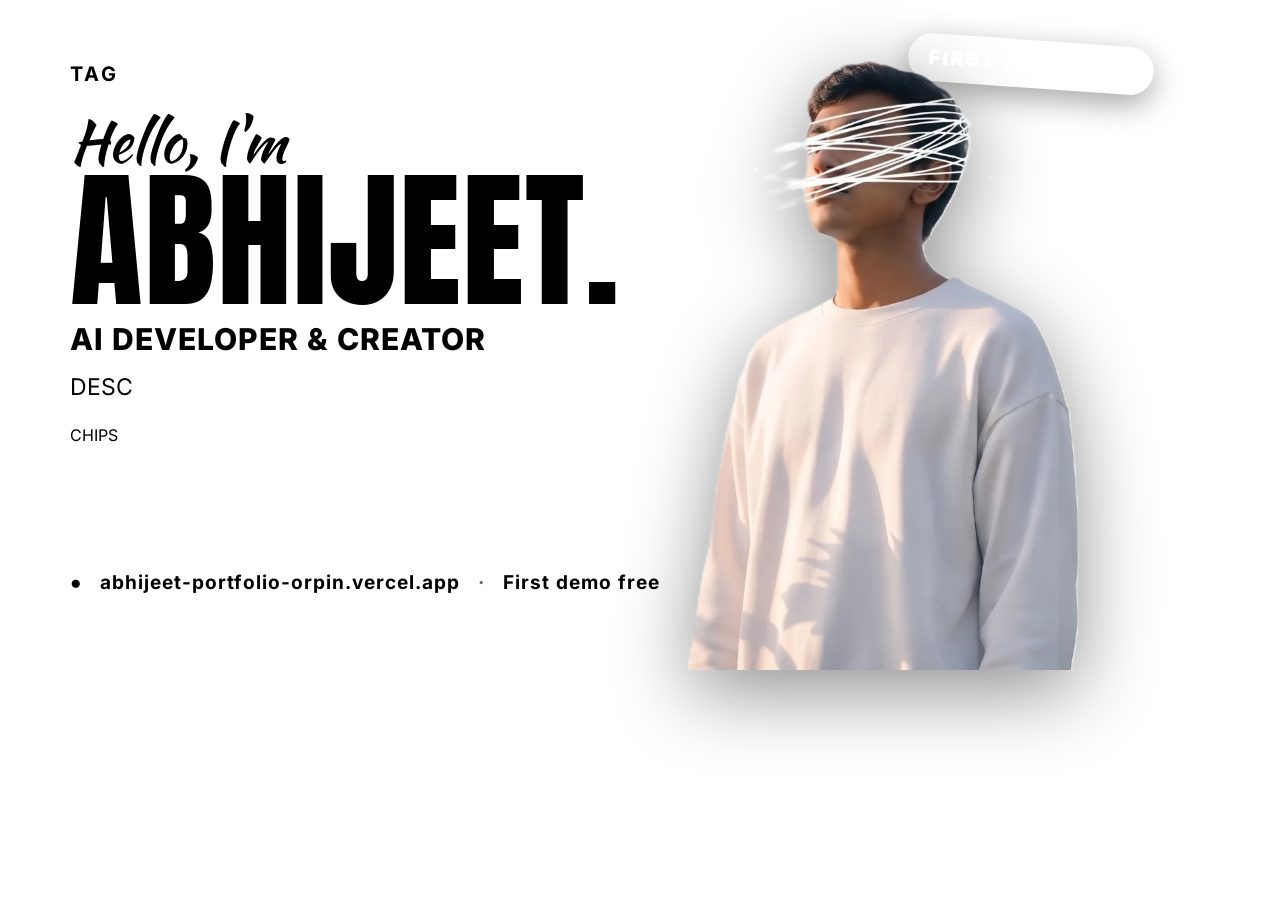
<file: tools/og/og.html>
<!DOCTYPE html><html><head><meta charset="utf-8"><style>
@font-face{font-family:Anton;src:url(../../assets/fonts/Anton-400.woff2)}
@font-face{font-family:Inter;src:url(../../assets/fonts/Inter-var.woff2);font-weight:100 900}
@font-face{font-family:Kaushan;src:url(../../assets/fonts/KaushanScript-400.woff2)}
*{margin:0;box-sizing:border-box}
body{width:1200px;height:630px;overflow:hidden;font-family:Inter;position:relative}
.dark{background:radial-gradient(900px 520px at 72% 40%,#3a0d18 0%,#120a12 55%,#0b0d16 100%);color:#fff;--acc:#ff3b4f;--sub:#c9cbd6;--chip:rgba(255,255,255,.07);--chipb:rgba(255,255,255,.14)}
.light{background:url(../../assets/img/hero-bg-1600.webp) center 30%/cover;color:#13294B;--acc:#e8a400;--sub:#294066;--chip:rgba(255,255,255,.78);--chipb:rgba(79,179,232,.55)}
.light:before{content:"";position:absolute;inset:0;background:linear-gradient(90deg,rgba(255,252,240,.93) 0%,rgba(255,252,240,.82) 46%,rgba(255,252,240,0) 72%)}
.big{position:absolute;left:560px;top:96px;white-space:nowrap;font-family:Anton;font-size:250px;line-height:1;letter-spacing:-4px;color:var(--acc);opacity:.55;
  background:linear-gradient(180deg,var(--acc),rgba(120,10,25,.55));-webkit-background-clip:text;color:transparent}
.light .big{background:linear-gradient(180deg,#FFD24A,#F5A800);-webkit-background-clip:text;-webkit-text-stroke:3px #fff;opacity:.75}
.photo{position:absolute;right:120px;bottom:-40px;height:610px;filter:drop-shadow(0 20px 40px rgba(0,0,0,.45))}
.l{position:absolute;left:70px;top:62px;width:600px;z-index:2}
.tag{font-weight:700;font-size:20px;letter-spacing:3px;color:var(--acc)}
.hi{font-family:Kaushan;font-size:58px;margin-top:26px;line-height:1}
.name{font-family:Anton;font-size:150px;line-height:.95;letter-spacing:1px}
.name i{font-style:normal;color:var(--acc)}
.role{font-weight:800;font-size:30px;letter-spacing:1px;color:var(--acc);margin-top:8px}
.light .role{color:#1f8fcf}
.desc{font-size:23px;line-height:1.4;color:var(--sub);margin-top:14px;max-width:520px}
.chips{display:flex;flex-wrap:wrap;gap:10px;margin-top:22px;max-width:560px}
.chips span{font-size:17px;font-weight:700;padding:8px 14px;border-radius:999px;background:var(--chip);border:1px solid var(--chipb)}
.foot{position:absolute;left:70px;bottom:36px;z-index:2;font-size:19px;font-weight:700;letter-spacing:1px;display:flex;gap:18px;align-items:center}
.foot b{color:var(--acc)}
.badge{position:absolute;right:46px;top:40px;z-index:3;background:var(--acc);color:#fff;font-weight:900;font-size:20px;letter-spacing:2px;padding:12px 20px;border-radius:999px;transform:rotate(4deg);box-shadow:0 10px 30px rgba(0,0,0,.35)}
.light .badge{background:#4FB3E8}
</style></head><body class="THEME">
<div class="big">PORTFOLIO</div>
<img class="photo" src="../../assets/img/cutout-1200.webp">
<div class="badge">FIRST DEMO FREE</div>
<div class="l">
 <div class="tag">TAG</div>
 <div class="hi">Hello, I'm</div>
 <div class="name">ABHIJEET<i>.</i></div>
 <div class="role">AI DEVELOPER &amp; CREATOR</div>
 <div class="desc">DESC</div>
 <div class="chips">CHIPS</div>
</div>
<div class="foot"><b>●</b> abhijeet-portfolio-orpin.vercel.app <span style="opacity:.6">·</span> First demo free</div>
</body></html>
</file>
<file: style.css>
@font-face {
  font-family: 'Anton';
  font-style: normal;
  font-weight: 400;
  font-display: swap;
  src: url(assets/fonts/Anton-400.woff2) format('woff2');
  unicode-range: U+0000-00FF, U+0131, U+0152-0153, U+02BB-02BC, U+02C6, U+02DA, U+02DC, U+0304, U+0308, U+0329, U+2000-206F, U+20AC, U+2122, U+2191, U+2193, U+2212, U+2215, U+FEFF, U+FFFD;
}
@font-face {
  font-family: 'Caveat';
  font-style: normal;
  font-weight: 600;
  font-display: swap;
  src: url(assets/fonts/Caveat-600.woff2) format('woff2');
  unicode-range: U+0000-00FF, U+0131, U+0152-0153, U+02BB-02BC, U+02C6, U+02DA, U+02DC, U+0304, U+0308, U+0329, U+2000-206F, U+20AC, U+2122, U+2191, U+2193, U+2212, U+2215, U+FEFF, U+FFFD;
}
@font-face {
  font-family: 'Kaushan Script';
  font-style: normal;
  font-weight: 400;
  font-display: swap;
  src: url(assets/fonts/KaushanScript-400.woff2) format('woff2');
  unicode-range: U+0000-00FF, U+0131, U+0152-0153, U+02BB-02BC, U+02C6, U+02DA, U+02DC, U+0304, U+0308, U+0329, U+2000-206F, U+20AC, U+2122, U+2191, U+2193, U+2212, U+2215, U+FEFF, U+FFFD;
}
@font-face{font-family:'Inter';font-style:normal;font-weight:100 900;font-display:swap;src:url(assets/fonts/Inter-var.woff2) format('woff2');}

/* =========================================================
   Dark cinematic portfolio — demo template
   Colors / fonts are tokens below; copy lives in script.js (SITE)
   ========================================================= */
:root{
  --bg:#0b0d16;
  --bg-rgb:11 13 22;
  --ink-rgb:255 255 255;
  --fg:#fff;
  --fg2:#cfd1db;
  --surface:#0e111c;
  --media:#151827;
  --accent-ink:#e23345;
  --on-accent:#fff;
  --nav-bg:rgba(11,13,22,.72);
  --loader-bg:#05060b;
  --ring:#3a3e52;
  --bg2:#10131f;
  --line:rgb(var(--ink-rgb) / .08);
  --text:#f4f4f6;
  --muted:#8b8fa3;
  --dim:#5b6075;
  --red:#e23345;
  --red2:#ff4a5c;
  --red3:#a3192a;
  --maroon:#5a0f1a;
  --pad:6.2vw;
  --display:'Anton', 'Bebas Neue', Impact, sans-serif;
  --sans:'Inter', system-ui, sans-serif;
  --script:'Kaushan Script', 'Caveat', cursive;
}
*{box-sizing:border-box;margin:0;padding:0}
html{scroll-behavior:auto;-webkit-text-size-adjust:100%}
body{background:var(--bg);color:var(--text);transition:background-color .7s ease;font-family:var(--sans);font-size:15px;line-height:1.55;overflow-x:hidden;-webkit-font-smoothing:antialiased}
body.is-loading{overflow:hidden}
a{color:inherit;text-decoration:none}
img{display:block;max-width:100%}
button{font:inherit;color:inherit;background:none;border:0;cursor:pointer}
ul,ol{list-style:none}
.red{color:var(--accent-ink)}
.dim{color:var(--dim)}
.muted{color:var(--muted)}
::selection{background:var(--red);color:var(--on-accent)}

@media (pointer:fine){ body, a, button, input{cursor:none} }

/* ---------- loader ---------- */
.loader{position:fixed;inset:0;z-index:100;background:var(--loader-bg);display:flex;align-items:center;justify-content:center;flex-direction:column}
.loader__inner{display:flex;align-items:flex-end;gap:2.4rem}
.loader__type{font:800 clamp(18px,1.7vw,26px)/1 var(--sans);letter-spacing:.02em;color:#fff;min-width:22ch}
.caret{display:inline-block;width:2px;height:1em;background:var(--red);margin-left:4px;vertical-align:-2px;animation:blink .8s steps(1) infinite}
@keyframes blink{50%{opacity:0}}
.loader__count{font:400 clamp(60px,8vw,120px)/.8 var(--display);color:var(--accent-ink)}
.loader__count sup{font-size:.3em;vertical-align:top;color:#fff;margin-left:4px}
.loader__bar{position:absolute;left:var(--pad);right:var(--pad);bottom:8vh;height:1px;background:var(--line)}
.loader__bar span{display:block;height:100%;width:0;background:var(--red)}

/* ---------- fx canvas + cursor ---------- */
#fx{position:fixed;inset:0;width:100vw;height:100vh;pointer-events:none;z-index:101}
.cursor{position:fixed;left:0;top:0;width:22px;height:22px;z-index:102;pointer-events:none;transform:translate(-100px,-100px);transition:width .2s,height .2s}
.cursor svg{width:100%;height:100%;overflow:visible;filter:drop-shadow(0 2px 6px rgba(0,0,0,.6))}
.cursor path{fill:#fff;stroke:var(--red);stroke-width:1.6;stroke-linejoin:round;transition:fill .2s}
.cursor.hover{width:30px;height:30px}
.cursor.hover path{fill:var(--red);stroke:#fff}
@media (pointer:coarse){.cursor{display:none}}

.edge-line{position:fixed;left:calc(var(--pad) - 18px);top:0;bottom:0;width:2px;background:linear-gradient(180deg,var(--red),color-mix(in srgb,var(--red) 55%,transparent) 60%,color-mix(in srgb,var(--red) 20%,transparent));z-index:3;pointer-events:none;transform-origin:top}

/* ---------- nav ---------- */
.nav{position:fixed;top:0;left:0;right:0;z-index:50;height:64px;display:flex;align-items:center;justify-content:space-between;padding:0 var(--pad);background:rgb(var(--bg-rgb) / .72);backdrop-filter:blur(14px);-webkit-backdrop-filter:blur(14px);border-bottom:1px solid var(--line);transition:transform .4s}
.logo{font:400 26px/1 var(--display);letter-spacing:.01em;display:inline-flex;align-items:flex-start}
.logo i{width:7px;height:7px;border-radius:50%;background:var(--red);margin:13px 0 0 4px;box-shadow:0 0 10px var(--red)}
.logo.sm{font-size:15px}.logo.sm i{width:4px;height:4px;margin:8px 0 0 2px}
.nav__links{display:flex;gap:34px;position:absolute;left:50%;transform:translateX(-50%)}
.nav__links a{font-size:13px;font-weight:500;color:var(--fg2);position:relative;padding:6px 0}
.nav__links a::after{content:"";position:absolute;left:0;right:0;bottom:0;height:1.5px;background:var(--red);transform:scaleX(0);transform-origin:right;transition:transform .35s}
.nav__links a:hover::after,.nav__links a.active::after{transform:scaleX(1);transform-origin:left}
.nav__links a.active{color:var(--fg)}
.nav__right{display:flex;align-items:center;gap:26px}
.nav__reel{display:flex;align-items:center;gap:7px;font-size:12px;color:var(--muted)}
.nav__reel svg{width:9px;fill:var(--muted)}
.nav__talk{font-size:13px;font-weight:700}
.nav__talk .arr{color:var(--accent-ink);display:inline-block;transition:transform .3s}
.nav__talk:hover .arr{transform:translate(3px,-3px)}
.nav__burger{display:none;width:28px;height:20px;position:relative}
.nav__burger i{position:absolute;left:0;right:0;height:2px;background:var(--fg);transition:.3s}
.nav__burger i:first-child{top:4px}.nav__burger i:last-child{bottom:4px}

/* ---------- shared ---------- */
.section{padding:120px var(--pad) 110px;position:relative}
.eyebrow{font:800 11px/1 var(--sans);letter-spacing:.06em;color:var(--fg2);margin-bottom:18px;text-transform:uppercase}
.mini{font:800 10.5px/1 var(--sans);letter-spacing:.12em;margin-bottom:20px;text-transform:uppercase}
.title-grot{font:800 clamp(34px,3.9vw,58px)/1 var(--sans);letter-spacing:-.045em;text-transform:uppercase}
.title-grot.md{font-size:clamp(28px,3vw,44px)}
.display{font:400 clamp(44px,4.6vw,68px)/.98 var(--display);text-transform:uppercase;letter-spacing:.003em}
.display.md{font-size:clamp(38px,3.6vw,54px)}
.display.lg{font-size:clamp(46px,5.4vw,80px)}
.display.xl{font-size:clamp(56px,6.3vw,100px);line-height:.94;white-space:nowrap}
.display.xxl{font-size:clamp(54px,6.1vw,98px);line-height:.93;white-space:nowrap}
.sec-head{display:flex;justify-content:space-between;align-items:flex-end;margin-bottom:34px}
.link-arrow{font:800 11px/1 var(--sans);letter-spacing:.08em;display:inline-flex;gap:10px;align-items:center;text-transform:uppercase}
.link-arrow b{color:var(--accent-ink);font-size:15px;transition:transform .3s}
.link-arrow:hover b{transform:translateX(4px)}
.link-arrow.sm{font-size:10.5px}
.btn-red{display:inline-flex;align-items:center;gap:14px;padding:15px 24px;background:linear-gradient(135deg,var(--red2),var(--red) 45%,var(--red3));color:var(--on-accent);font:800 11.5px/1 var(--sans);letter-spacing:.1em;text-transform:uppercase;border-radius:2px;box-shadow:0 10px 30px -10px color-mix(in srgb,var(--red) 70%,transparent);position:relative;overflow:hidden}
.btn-red::before{content:"";position:absolute;inset:0;background:linear-gradient(110deg,transparent 30%,rgb(var(--ink-rgb) / .35) 50%,transparent 70%);transform:translateX(-120%);transition:transform .7s}
.btn-red:hover::before{transform:translateX(120%)}
.btn-red b{transition:transform .3s}.btn-red:hover b{transform:translateX(4px)}

/* line/word reveal helpers */
.line{display:block;overflow:hidden;padding-bottom:.04em;margin-bottom:-.04em}
.line > span{display:inline-block;will-change:transform}
.reveal{will-change:transform,opacity}

/* ---------- HERO ---------- */
.hero{position:relative;height:100vh;min-height:700px;padding:0 var(--pad);overflow:hidden;background:radial-gradient(70% 60% at 50% 70%,rgba(120,18,35,.18),transparent 70%),var(--bg)}
.hero__top{position:absolute;top:86px;left:var(--pad);right:var(--pad);display:flex;justify-content:space-between;z-index:6}
.hero__labels{display:flex;flex-direction:column;font:800 11px/1.45 var(--sans);letter-spacing:.06em;text-transform:uppercase}
.hero__avail{display:flex;align-items:center;gap:8px;font:600 9.5px/1 var(--sans);letter-spacing:.14em;color:var(--muted);text-transform:uppercase}
.hero__avail i{width:6px;height:6px;border-radius:50%;background:#35d07f;box-shadow:0 0 0 0 rgba(53,208,127,.6);animation:pulse 1.8s infinite}
@keyframes pulse{70%{box-shadow:0 0 0 8px rgba(53,208,127,0)}100%{box-shadow:0 0 0 0 rgba(53,208,127,0)}}

.hero__giant{position:absolute;left:0;right:0;top:25vh;display:flex;justify-content:center;font:400 21.6vw/0.82 var(--display);letter-spacing:-.005em;z-index:1;pointer-events:none;user-select:none;transform:scaleY(1.32);transform-origin:top center;white-space:nowrap}
.hero__giant .ch{display:inline-block;overflow:hidden;padding-top:.02em}
.hero__giant .ch > span{display:inline-block;background:linear-gradient(180deg,#ff3b4f 0%,#e23345 28%,#b4182d 62%,#5a0d1a 92%);-webkit-background-clip:text;background-clip:text;color:transparent}
.hero__portrait{position:absolute;left:50%;bottom:0;transform:translateX(-50%);height:min(84vh,820px);width:auto;z-index:2;-webkit-mask-image:linear-gradient(180deg,#000 72%,transparent 99%);mask-image:linear-gradient(180deg,#000 72%,transparent 99%);filter:contrast(1.04)}
.hero::after{content:"";position:absolute;left:0;right:0;bottom:0;height:22vh;background:linear-gradient(180deg,transparent,var(--bg) 85%);z-index:3;pointer-events:none}

.hero__left{position:absolute;left:var(--pad);top:29vh;z-index:5;max-width:36vw}
.hero__hello{font:400 clamp(30px,3.5vw,54px)/1 var(--script);color:var(--fg);margin-bottom:-.05em;transform:rotate(-4deg);transform-origin:left bottom;text-shadow:0 4px 18px rgba(0,0,0,.5)}
.hero__hello span{display:inline-block}
.hero__name{font:400 clamp(64px,8.2vw,130px)/.9 var(--display);color:var(--fg);letter-spacing:.003em;text-shadow:0 10px 40px rgba(0,0,0,.45);overflow:hidden;padding-bottom:.03em}
.hero__name > span{display:inline-block}
.hero__name .red{color:var(--accent-ink)}
.hero__role{margin-top:14px;font:800 clamp(16px,1.55vw,23px)/1.05 var(--sans);letter-spacing:-.01em;color:var(--accent-ink);text-transform:uppercase}
.hero__desc{margin-top:14px;font-size:13px;line-height:1.6;color:var(--fg2);max-width:300px}
.hero__btns{display:flex;flex-wrap:wrap;gap:12px;margin-top:22px}

.hero__stats{position:absolute;right:var(--pad);top:42vh;z-index:5;width:170px}
.hero__tagline{display:flex;gap:10px;align-items:flex-start;margin-bottom:26px}
.ast{color:var(--accent-ink);font-size:20px;line-height:1;animation:spin 8s linear infinite;display:inline-block}
@keyframes spin{to{transform:rotate(360deg)}}
.hero__tagline p{font:600 11px/1.45 var(--sans);color:var(--fg2)}
.hero__stats li{display:flex;align-items:baseline;gap:12px;padding:8px 0;border-top:1px solid var(--line)}
.hero__stats li b{font:400 44px/1 var(--display);color:var(--accent-ink);min-width:62px}
.hero__stats li b i{font-style:normal;color:var(--fg)}
.hero__stats li > span{font:600 9.5px/1.35 var(--sans);letter-spacing:.06em;text-transform:uppercase;color:var(--muted)}

.hero__bottom{position:absolute;left:var(--pad);right:var(--pad);bottom:22px;display:flex;justify-content:space-between;align-items:center;z-index:6;font:700 9.5px/1 var(--sans);letter-spacing:.12em;text-transform:uppercase;color:var(--muted)}
.play{display:flex;align-items:center;gap:12px;color:var(--fg)}
.play__ring{width:40px;height:40px;border:1.5px solid var(--red);border-radius:50%;display:grid;place-items:center;position:relative}
.play__ring::after{content:"";position:absolute;inset:-6px;border-radius:50%;border:1px solid color-mix(in srgb,var(--red) 35%,transparent);animation:ring 2.2s infinite}
@keyframes ring{from{transform:scale(.85);opacity:1}to{transform:scale(1.35);opacity:0}}
.play__ring svg{width:12px;fill:var(--fg);margin-left:2px}
.play em{font-style:normal;color:var(--dim);margin-left:10px}
.scrollcue i{font-style:normal;display:inline-block;color:var(--accent-ink);animation:bob 1.6s ease-in-out infinite;margin-left:6px}
@keyframes bob{50%{transform:translateY(4px)}}

/* ---------- WORK ---------- */
.work{padding-top:90px;padding-bottom:40px}
.work__bar{display:flex;justify-content:space-between;align-items:center;border-bottom:1px solid var(--line);margin-bottom:26px}
.tabs{display:flex;gap:30px;flex-wrap:wrap}
.tabs button{white-space:nowrap;font:600 12.5px/1 var(--sans);color:var(--fg2);padding:14px 0;position:relative}
.tabs button::after{content:"";position:absolute;left:0;right:0;bottom:-1px;height:2px;background:var(--red);transform:scaleX(0);transition:transform .35s}
.tabs button.on{color:var(--fg)}.tabs button.on::after{transform:scaleX(1)}
.tabs button:hover{color:var(--fg)}
.search{display:flex;align-items:center;gap:8px;color:var(--muted);font-size:12px}
.search svg{width:14px;fill:none;stroke:currentColor;stroke-width:2}
.search input{background:none;border:0;outline:0;color:var(--fg);font:12px var(--sans);width:190px}
.search input::placeholder{color:var(--dim)}
.cards-wrap{overflow:hidden}
.cards{display:flex;gap:22px;transition:transform .8s cubic-bezier(.7,0,.2,1)}
.card{flex:0 0 calc((100% - 44px) / 3);min-width:0}
.card__media{display:block;position:relative;aspect-ratio:16/10.2;overflow:hidden;border-radius:3px;background:var(--media);outline:1px solid rgb(var(--ink-rgb) / .06)}
.card__media img{width:100%;height:100%;object-fit:cover;transition:transform 1.1s cubic-bezier(.2,.7,.2,1),filter .6s;filter:saturate(.95)}
.card:hover .card__media img{transform:scale(1.08);filter:saturate(1.15)}
.card__media::after{content:"";position:absolute;inset:0;background:linear-gradient(180deg,transparent 55%,rgba(0,0,0,.55));}
.card__tag{position:absolute;top:12px;left:12px;z-index:2;font:800 9px/1 var(--sans);letter-spacing:.12em;padding:6px 9px;background:rgba(10,12,20,.75);border:1px solid rgb(var(--ink-rgb) / .12);backdrop-filter:blur(6px);border-radius:2px}
.card__tag i{display:inline-block;width:5px;height:5px;border-radius:50%;background:var(--red);margin-right:6px;vertical-align:1px}
.card__play{position:absolute;z-index:2;left:50%;top:50%;width:58px;height:58px;margin:-29px 0 0 -29px;border-radius:50%;background:var(--red);display:grid;place-items:center;transform:scale(.4);opacity:0;transition:.45s cubic-bezier(.2,.8,.2,1)}
.card__play svg{width:16px;color:var(--on-accent)}
.card:hover .card__play{transform:scale(1);opacity:1}
.card__info{display:flex;align-items:flex-start;gap:16px;padding:16px 0 0}
.card__num{font:400 38px/.85 var(--display);color:var(--accent-ink)}
.card__txt{flex:1}
.card__txt h3{font:800 14px/1.15 var(--sans);text-transform:uppercase;letter-spacing:-.005em}
.card__txt p{font:600 10px/1 var(--sans);letter-spacing:.1em;color:var(--muted);margin-top:7px;text-transform:uppercase}
.card__go{font-size:16px;color:var(--fg2);transition:transform .3s,color .3s}
.card:hover .card__go{transform:translate(3px,-3px);color:var(--accent-ink)}
.card.hide{display:none}
.work__foot{display:flex;justify-content:space-between;align-items:flex-end;margin-top:70px}
.clients__label{display:flex;flex-direction:column;font:800 12px/1.3 var(--sans);text-transform:uppercase;letter-spacing:-.01em}
.clients__label span{color:var(--muted);font-size:10.5px;letter-spacing:.1em}
.clients__label b{font-size:17px}
.work__nav{display:flex;align-items:center;gap:12px;font:700 10.5px/1 var(--sans);letter-spacing:.1em;color:var(--muted)}
.work__nav span{margin-right:10px}
.arrow{width:38px;height:38px;border:1px solid rgb(var(--ink-rgb) / .18);border-radius:50%;font-size:20px;line-height:1;display:grid;place-items:center;transition:.3s}
.arrow:hover{background:var(--red);border-color:var(--red)}

/* ---------- CLIENTS ---------- */
.clients{padding:26px 0 40px;border-top:1px solid var(--line);border-bottom:1px solid var(--line);position:relative}
.marquee{overflow:hidden;-webkit-mask-image:linear-gradient(90deg,transparent,#000 10%,#000 90%,transparent);mask-image:linear-gradient(90deg,transparent,#000 10%,#000 90%,transparent)}
.marquee__track{display:flex;width:max-content;animation:marq 32s linear infinite;align-items:center}
.clients:hover .marquee__track{animation-play-state:paused}
@keyframes marq{to{transform:translateX(-50%)}}
.brand{margin:0 52px;display:flex;align-items:center;gap:8px;color:var(--fg2);opacity:.7;transition:opacity .3s,color .3s;white-space:nowrap;filter:grayscale(1)}
.brand:hover{opacity:1;filter:none}
.b-n{font:400 46px/1 var(--display);color:var(--accent-ink);filter:none}
.b-magma{font:900 24px/1 var(--sans);letter-spacing:.18em}
.b-rain{font:800 21px/1 var(--sans);letter-spacing:-.04em}
.b-rain small{font-size:9px;letter-spacing:.2em;font-weight:600;display:block}
.b-kraken{font:400 26px/1 var(--display);letter-spacing:.06em;transform:skew(-8deg)}
.b-orbit{font:300 25px/1 var(--sans);letter-spacing:-.03em}
.b-pt{font:800 26px/1 var(--sans);letter-spacing:-.06em}
.b-sls{font:900 22px/1 var(--sans);letter-spacing:.05em;border:2.5px solid currentColor;padding:4px 8px}
.brand svg{width:34px;height:34px}

/* ---------- AWARDS ---------- */
.awards__meta{display:flex;justify-content:space-between;font:700 10px/1 var(--sans);letter-spacing:.14em;color:var(--muted);margin-bottom:40px}
.awards__grid{display:grid;grid-template-columns:0.95fr 1.25fr;gap:7vw}
.laurel{display:flex;align-items:center;gap:8px;margin-top:44px}
.laurel svg{width:42px;height:84px}
.laurel svg g{fill:var(--red)}
.laurel__num{font:400 92px/.9 var(--display);color:var(--fg);display:flex}
.laurel__num b{font-weight:400;color:var(--accent-ink);font-size:.42em;margin:.12em 0 0 .06em}
.laurel__cap{font:800 11px/1 var(--sans);letter-spacing:.16em;color:var(--accent-ink);margin:10px 0 0 52px}
.awards__p{font-size:13.5px;max-width:330px;margin:24px 0 22px}
.awards__list{border-top:1px solid var(--line)}
.awards__list li{display:grid;grid-template-columns:44px 1fr auto 26px;align-items:center;gap:16px;padding:20px 14px;border-bottom:1px solid var(--line);position:relative;transition:background .35s,padding .35s}
.awards__list li::before{content:"";position:absolute;left:0;top:0;bottom:0;width:2px;background:var(--red);transform:scaleY(0);transition:transform .35s}
.awards__list li:hover{background:linear-gradient(90deg,color-mix(in srgb,var(--red) 12%,transparent),transparent 80%);padding-left:22px}
.awards__list li:hover::before{transform:scaleY(1)}
.aw-i{font:700 11px/1 var(--sans);color:var(--dim)}
.aw-t h3{font:700 16.5px/1.2 var(--sans);letter-spacing:-.01em}
.aw-t p{font:500 11.5px/1.3 var(--sans);color:var(--muted);margin-top:4px}
.aw-y{font:400 17px/1 var(--display);letter-spacing:.08em;color:var(--accent-ink)}
.aw-go{color:var(--dim);transition:.3s}
.awards__list li:hover .aw-go{color:var(--fg);transform:translate(3px,-3px)}

/* ---------- RAW → REAL ---------- */
.raw__grid{display:grid;grid-template-columns:1fr 1.45fr;gap:5vw;align-items:center}
.raw__p{font-size:13.5px;max-width:300px;margin-top:30px}
.raw__meta{margin-top:34px;font:700 9.5px/1.8 var(--sans);letter-spacing:.12em;color:var(--muted)}
.compare-row{display:grid;grid-template-columns:1fr 22%;gap:14px}
.compare{position:relative;aspect-ratio:16/10;overflow:hidden;border-radius:3px;user-select:none;touch-action:none;outline:1px solid rgb(var(--ink-rgb) / .06)}
.compare img{width:100%;height:100%;object-fit:cover;pointer-events:none}
.compare__before{position:absolute;inset:0;clip-path:inset(0 50% 0 0)}
.compare__before img{filter:saturate(.75)}
.compare__handle{position:absolute;top:0;bottom:0;left:50%;width:2px;background:#fffffe;transform:translateX(-1px);z-index:3}
.compare__handle span{position:absolute;top:13%;left:50%;width:36px;height:36px;margin-left:-18px;border-radius:50%;background:var(--red);box-shadow:0 0 0 6px color-mix(in srgb,var(--red) 25%,transparent),0 8px 24px rgba(0,0,0,.5)}
.compare__handle span::before,.compare__handle span::after{content:"";position:absolute;top:50%;width:0;height:0;border:5px solid transparent;margin-top:-5px}
.compare__handle span::before{left:6px;border-right-color:var(--on-accent)}
.compare__handle span::after{right:6px;border-left-color:var(--on-accent)}
.chip{position:absolute;top:12px;z-index:4;font:800 8.5px/1 var(--sans);letter-spacing:.14em;padding:6px 8px;background:rgba(8,10,18,.7);border-radius:2px}
.chip.tl{left:12px}.chip.tr{right:12px;color:var(--accent-ink)}
.compare-side{border-radius:3px;overflow:hidden;outline:1px solid rgb(var(--ink-rgb) / .06)}
.compare-side img{width:100%;height:100%;object-fit:cover;object-position:70% 50%}
.compare__caps{display:flex;justify-content:space-between;margin-top:14px;font:700 9px/1 var(--sans);letter-spacing:.14em;color:var(--muted)}

/* ---------- ABOUT ---------- */
.about__head{display:flex;justify-content:space-between;align-items:flex-end;gap:6vw;margin-bottom:70px}
.about__intro{max-width:340px;font-size:13.5px}
.about__grid{display:grid;grid-template-columns:1fr 1fr 1.05fr;gap:4.4vw;align-items:start}
.edu{margin-bottom:40px}
.edu li{padding:14px 0;border-bottom:1px solid var(--line)}
.edu li b{display:block;font:700 14.5px/1.25 var(--sans)}
.edu li span{font:500 11.5px/1.3 var(--sans);color:var(--muted)}
.pills{display:flex;flex-wrap:wrap;gap:8px}
.pills span{font:600 11px/1 var(--sans);padding:9px 13px;border:1px solid rgb(var(--ink-rgb) / .14);border-radius:30px;color:var(--fg2);transition:.3s}
.pills span:hover{border-color:var(--red);background:color-mix(in srgb,var(--red) 12%,transparent);color:var(--fg)}
.vtl-wrap{position:relative}
.vtl{position:relative;padding-left:34px}
.vtl__line{position:absolute;left:6px;top:6px;bottom:6px;width:2px;background:rgb(var(--ink-rgb) / .08)}
.vtl__line i{position:absolute;left:0;top:0;width:100%;height:0;background:linear-gradient(var(--red2),var(--red))}
.vtl li{position:relative;padding:0 0 36px}
.vtl li::before{content:"";position:absolute;left:-34px;top:3px;width:14px;height:14px;border-radius:50%;background:var(--bg);border:2px solid var(--ring);transition:.4s}
.vtl li.lit::before{border-color:var(--red);background:var(--red);box-shadow:0 0 0 5px color-mix(in srgb,var(--red) 18%,transparent)}
.vtl li em{font:800 10.5px/1 var(--sans);font-style:normal;color:var(--accent-ink);letter-spacing:.1em}
.vtl li b{display:block;font:400 26px/1.05 var(--display);margin:6px 0 6px;text-transform:uppercase}
.vtl li p{font-size:12.5px;color:var(--muted);max-width:270px}
.quote-card{position:relative;border-radius:4px;padding:44px 34px 30px;min-height:560px;display:flex;flex-direction:column;background:radial-gradient(120% 70% at 20% 0%,#ff4a5c 0%,#d42a3d 30%,#8e1324 66%,#3b0811 100%);overflow:hidden;box-shadow:0 30px 80px -30px color-mix(in srgb,var(--red) 55%,transparent)}
.quote-card::before{content:"";position:absolute;inset:0;background:url("data:image/svg+xml,%3Csvg xmlns='http://www.w3.org/2000/svg' width='160' height='160'%3E%3Cfilter id='n'%3E%3CfeTurbulence baseFrequency='.9' numOctaves='2'/%3E%3C/filter%3E%3Crect width='160' height='160' filter='url(%23n)' opacity='.13'/%3E%3C/svg%3E");mix-blend-mode:overlay;pointer-events:none}
.quote-card__mark{font:400 110px/.6 var(--display);color:rgb(var(--ink-rgb) / .9);height:46px}
.quote-card p{font:700 clamp(18px,1.6vw,23px)/1.3 var(--sans);letter-spacing:-.015em;margin-top:18px;position:relative}
.sig{font:600 clamp(40px,3.6vw,56px)/1 'Caveat',var(--script);color:var(--on-accent);margin-top:auto;padding-top:40px;transform:rotate(-6deg);transform-origin:left;display:inline-block;position:relative}
.quote-card__foot{display:flex;justify-content:space-between;border-top:1px solid rgb(var(--ink-rgb) / .3);padding-top:14px;margin-top:22px;font:800 10px/1 var(--sans);letter-spacing:.14em;position:relative}

/* ---------- JOURNEY ---------- */
.journey__grid{display:grid;grid-template-columns:1.6fr 1fr;gap:6vw;margin-top:20px}
.jrows{position:relative;border-left:2px solid var(--red);padding-left:0}
.jrows li{display:grid;grid-template-columns:160px 1fr 30px;gap:20px;padding:24px 0 24px 22px;border-bottom:1px solid var(--line);position:relative;transition:background .35s}
.jrows li::before{content:"";position:absolute;left:-7px;top:30px;width:12px;height:12px;border-radius:50%;background:var(--bg);border:2px solid var(--red)}
.jrows li.now::before{background:var(--red);box-shadow:0 0 0 5px color-mix(in srgb,var(--red) 20%,transparent)}
.jrows li:hover{background:linear-gradient(90deg,rgb(var(--ink-rgb) / .035),transparent)}
.j-year{font:700 11.5px/1.4 var(--sans);letter-spacing:.06em;color:var(--fg2);padding-top:4px}
.jrows li.now .j-year{color:var(--accent-ink)}
.j-txt h3{font:700 19px/1.2 var(--sans);letter-spacing:-.02em}
.j-txt span{font:500 12px/1.4 var(--sans);color:var(--muted)}
.j-txt p{font-size:12.5px;color:var(--muted);max-height:0;overflow:hidden;transition:max-height .5s,margin .5s;max-width:520px}
.jrows li.open .j-txt p{max-height:120px;margin-top:10px}
.j-plus{font:300 24px/1 var(--sans);color:var(--fg);transition:transform .4s;justify-self:end}
.jrows li.open .j-plus{transform:rotate(45deg);color:var(--accent-ink)}
.miles__list{margin-top:30px;border-top:1px solid var(--line)}
.miles__list li{display:grid;grid-template-columns:30px 1fr auto;gap:12px;align-items:center;padding:16px 4px;border-bottom:1px solid var(--line);transition:.3s}
.miles__list li:hover{padding-left:12px;background:color-mix(in srgb,var(--red) 7%,transparent)}
.miles__list em{font:700 10px/1 var(--sans);font-style:normal;color:var(--dim)}
.miles__list b{display:block;font:700 13.5px/1.2 var(--sans)}
.miles__list span{font:600 10.5px/1 var(--sans);color:var(--accent-ink)}
.miles__list i{font-style:normal;color:var(--muted)}

/* ---------- CONTACT ---------- */
.contact{padding-bottom:30px}
.contact__grid{display:grid;grid-template-columns:1.2fr 1fr 0.9fr;gap:4vw;align-items:start}
.contact__left .muted{font-size:13.5px;max-width:330px;margin-top:22px}
.mini-cta{display:inline-flex;align-items:center;gap:10px;margin-top:24px;font:800 10.5px/1 var(--sans);letter-spacing:.12em;text-transform:uppercase}
.dot-red{width:26px;height:26px;border-radius:50%;background:var(--red);display:grid;place-items:center;font-size:8px}
.contact__rows{margin-top:40px}
.contact__rows li a{display:grid;grid-template-columns:44px 1fr 20px;gap:16px;align-items:center;padding:18px 0;border-bottom:1px solid var(--line);transition:.3s}
.contact__rows li a:hover{padding-left:8px}
.c-ico{width:42px;height:42px;border-radius:50%;border:1.5px solid color-mix(in srgb,var(--red) 55%,transparent);display:grid;place-items:center;transition:.3s}
.c-ico svg{width:18px;height:18px;fill:var(--accent-ink);transition:fill .3s}
.contact__rows li a:hover .c-ico{background:var(--red)}
.contact__rows li a:hover .c-ico svg{fill:var(--on-accent)}
.c-txt small{display:block;font:700 9px/1 var(--sans);letter-spacing:.14em;color:var(--muted);text-transform:uppercase;margin-bottom:6px}
.c-txt b{font:600 14px/1.2 var(--sans)}
.c-go{color:var(--dim);transition:.3s}
.contact__rows li a:hover .c-go{color:var(--accent-ink);transform:translate(3px,-3px)}
.feel-card{display:block;border:1px solid rgb(var(--ink-rgb) / .1);border-radius:4px;background:var(--surface);padding:14px;transition:transform .5s,border-color .4s}
.feel-card:hover{transform:translateY(-6px);border-color:color-mix(in srgb,var(--red) 50%,transparent)}
.feel-card__top{display:flex;justify-content:space-between;align-items:center;padding:4px 4px 14px}
.feel-card__top i{width:34px;height:2px;background:rgb(var(--ink-rgb) / .25)}
.feel-card__img{position:relative;aspect-ratio:4/4.3;overflow:hidden;border-radius:2px}
.feel-card__img img{width:100%;height:100%;object-fit:cover;filter:brightness(.7);transition:transform 1.2s}
.feel-card:hover .feel-card__img img{transform:scale(1.07)}
.feel-card__img h3{color:#fff;position:absolute;left:22px;top:28%;font-size:clamp(40px,3.7vw,58px);line-height:.92;text-shadow:0 6px 30px rgba(0,0,0,.6)}
.feel-card__play{position:absolute;right:20px;bottom:20px;width:62px;height:62px;border-radius:50%;background:var(--red);display:grid;place-items:center;box-shadow:0 0 0 8px color-mix(in srgb,var(--red) 22%,transparent);animation:breathe 2.4s ease-in-out infinite}
.feel-card__play svg{width:17px;fill:var(--on-accent);margin-left:3px}
@keyframes breathe{50%{box-shadow:0 0 0 16px color-mix(in srgb,var(--red) 5%,transparent)}}
.footer{display:flex;justify-content:space-between;align-items:center;margin-top:90px;padding-top:26px;border-top:1px solid var(--line);font-size:11.5px}

/* ---------- responsive ---------- */
@media (max-width:1100px){
  .nav__links{gap:22px}
  .about__grid{grid-template-columns:1fr 1fr}
  .quote-card{grid-column:1/-1;min-height:420px}
  .contact__grid{grid-template-columns:1fr 1fr}
  .feel-card{grid-column:1/-1;max-width:520px}
}
@media (max-width:820px){
  .display.xl,.display.xxl{white-space:normal}
  :root{--pad:6vw}
  body{font-size:14px}
  .nav{height:58px}
  .nav__links{position:fixed;top:58px;left:0;right:0;transform:none;flex-direction:column;gap:0;background:rgb(var(--bg-rgb) / .97);padding:10px var(--pad) 24px;display:none}
  .nav__links.open{display:flex}
  .nav__links a{padding:14px 0;font-size:18px;border-bottom:1px solid var(--line)}
  .nav__reel{display:none}
  .nav__burger{display:block}
  .edge-line{left:10px}
  .hero{height:auto;min-height:100svh;padding-top:120px;padding-bottom:120px}
  .hero__top{top:76px}
  .hero__giant{top:20vh;font-size:22vw;transform:scaleY(1.5)}
  .hero__portrait{top:15vh;bottom:auto;height:58vh;opacity:.95}
  .hero__left{position:relative;left:auto;top:auto;max-width:none;margin-top:60vh}
  .hero__left::before{content:"";position:absolute;inset:-40px -30px -20px;background:linear-gradient(180deg,transparent,rgb(var(--bg-rgb) / .85) 30%);z-index:-1}
  .hero__stats{position:relative;right:auto;top:auto;width:auto;margin-top:34px}
  .hero__stats ul{display:grid;grid-template-columns:repeat(3,1fr);gap:10px}
  .hero__stats li{flex-direction:column;gap:4px}
  .hero__bottom .scrollcue,.hero__bottom .hero__range{display:none}
  .sec-head,.about__head{flex-direction:column;align-items:flex-start;gap:16px}
  .work__bar{flex-direction:column;align-items:stretch}
  .tabs{gap:18px;overflow-x:auto;flex-wrap:nowrap}
  .search{padding:12px 0}
  .card{flex:0 0 82%}
  .work__foot{flex-direction:column;align-items:flex-start;gap:24px}
  .awards__grid,.raw__grid,.about__grid,.journey__grid,.contact__grid{grid-template-columns:1fr;gap:50px}
  .compare-row{grid-template-columns:1fr}
  .compare-side{display:none}
  .jrows li{grid-template-columns:1fr 24px}
  .j-year{grid-column:1/-1}
  .footer{flex-direction:column;gap:14px;align-items:flex-start}
  .section{padding:90px var(--pad) 80px}
}
@media (prefers-reduced-motion:reduce){
  *{animation:none!important;transition:none!important}
}

/* =========================================================
   AGENT BUILDER overlay — selection boxes, rulers, guides
   ========================================================= */
.loader{transition:none}
.loader__mono{position:absolute;left:50%;bottom:9vh;transform:translateX(-50%);font:400 34px/1 var(--display);color:rgba(255,255,255,.14);letter-spacing:.02em}
.build{position:fixed;inset:0;z-index:60;pointer-events:none;overflow:hidden}
.bx{position:absolute;left:0;top:0;border:1px solid #3aa8ff;box-shadow:0 0 0 .5px rgba(58,168,255,.35),0 0 14px rgba(40,150,255,.12);will-change:transform,width,height;transition:opacity .3s ease}
.bx--fill::before{content:"";position:absolute;inset:0;background:linear-gradient(140deg,rgba(132,150,178,.62),rgba(70,84,110,.72) 55%,rgba(44,54,74,.8));transition:opacity .55s ease}
.bx--filled::before{opacity:0}
.bx--chip{background:rgba(26,140,255,.42)}
.bx--out{opacity:0}
.bx .h{position:absolute;width:6px;height:6px;background:#fff;border:1px solid #2b98ff;border-radius:1px}
.bx .tl{left:-3.5px;top:-3.5px}.bx .tr{right:-3.5px;top:-3.5px}.bx .bl{left:-3.5px;bottom:-3.5px}.bx .br{right:-3.5px;bottom:-3.5px}
.bx__tag{position:absolute;left:50%;top:calc(100% + 6px);transform:translateX(-50%);font:600 9px/1 var(--sans);font-style:normal;color:#fff;background:#0b6fd8;padding:3px 5px;border-radius:2px;white-space:nowrap;letter-spacing:.02em}
.bx .gd{position:absolute;display:block;pointer-events:none}
.bx .gx{left:-200vw;width:400vw;top:-1px;border-top:1px dashed rgba(110,185,255,.32)}
.bx .gy{top:-200vh;height:400vh;left:-1px;border-left:1px dashed rgba(110,185,255,.32)}
.ibeam{position:absolute;left:0;top:0;width:1.5px;height:16px;background:#bfe6ff;box-shadow:0 0 6px rgba(80,180,255,.8)}
.ibeam::before,.ibeam::after{content:"";position:absolute;left:-3px;width:7.5px;height:1.5px;background:#bfe6ff}
.ibeam::before{top:0}.ibeam::after{bottom:0}
.ruler{position:absolute;opacity:0;transition:opacity .35s ease,transform .5s cubic-bezier(.2,.8,.2,1);overflow:hidden;color:rgba(170,195,230,.6);font:500 8px/1 var(--sans)}
.ruler--top{left:0;right:0;top:0;height:20px;transform:translateY(-100%);border-bottom:1px solid rgba(90,170,255,.35);
  background:repeating-linear-gradient(90deg,rgba(160,190,230,.5) 0 1px,transparent 1px 50px) left bottom/100% 9px no-repeat,
             repeating-linear-gradient(90deg,rgba(160,190,230,.28) 0 1px,transparent 1px 10px) left bottom/100% 4px no-repeat,rgba(12,16,28,.94)}
.ruler--left{left:0;top:20px;bottom:0;width:20px;transform:translateX(-100%);border-right:1px solid rgba(90,170,255,.35);
  background:repeating-linear-gradient(180deg,rgba(160,190,230,.5) 0 1px,transparent 1px 50px) right top/9px 100% no-repeat,
             repeating-linear-gradient(180deg,rgba(160,190,230,.28) 0 1px,transparent 1px 10px) right top/4px 100% no-repeat,rgba(12,16,28,.94)}
.ruler .rn{position:absolute;top:3px}
.ruler--left .rn{left:2px;transform-origin:left top;writing-mode:vertical-rl;transform:rotate(180deg) translateX(-8px)}
.ruler .band{position:absolute;display:block;background:linear-gradient(90deg,rgba(30,140,255,0),rgba(30,140,255,.85) 12%,rgba(70,185,255,.95) 85%,rgba(30,140,255,0));transition:all .9s cubic-bezier(.2,.8,.2,1) .15s}
.ruler--top .band{top:0;bottom:0;left:4%;width:0}
.ruler--left .band{left:0;right:0;top:6%;height:0;background:linear-gradient(180deg,rgba(30,140,255,0),rgba(30,140,255,.8) 12%,rgba(70,185,255,.9) 85%,rgba(30,140,255,0))}
.rulers-on .ruler{opacity:1;transform:none}
.rulers-on .ruler--top .band{width:78%}
.rulers-on .ruler--left .band{height:46%}
@media (max-width:820px){.ruler{display:none}.bx__tag{display:none}}
.bx .gd{transition:opacity .4s ease}
.build:not(.guides-on) .bx .gd{opacity:0}

/* =========================================================
   THEMES — dark (default, :root above) + sunflower light
   ========================================================= */
:root{
  color-scheme:dark;
  --fx-spark:#ffffff; --fx-plus:#bfe6ff; --fx-trail:#dfe8ff; --fx-tag:#0b6fd8; --fx-stroke:none; --fx-twinkle:#e23345;
  --bx:#3aa8ff; --bx-h:#2b98ff; --bx-tag:#0b6fd8;
  --giant:linear-gradient(180deg,#ff3b4f 0%,#e23345 28%,#b4182d 62%,#5a0d1a 92%);
  --quote:radial-gradient(120% 70% at 20% 0%,#ff4a5c 0%,#d42a3d 30%,#8e1324 66%,#3b0811 100%);
  --hero-glow:radial-gradient(70% 60% at 50% 70%,rgba(120,18,35,.18),transparent 70%);
}
[data-theme="light"]{
  color-scheme:light;
  --bg:#fffdf7; --bg2:#fff6dc; --bg-rgb:255 253 247; --ink-rgb:19 41 75;
  --line:rgba(19,41,75,.12);
  --text:#13294b; --fg:#0f2344; --fg2:#2b4467; --muted:#52678a; --dim:#7d8fa9;
  --red:#ffc83d; --red2:#ffdc6e; --red3:#f0a313; --maroon:#c98a00;
  --accent-ink:#1670b3; --on-accent:#13294b; --sky:#4fb3e8;
  --surface:#ffffff; --media:#eaf4fb; --nav-bg:rgba(255,253,247,.82); --loader-bg:#fffdf7; --ring:#c3d2e3;
  --fx-spark:#4fb3e8; --fx-plus:#1f8fd6; --fx-trail:#8fcdf0; --fx-tag:#1670b3; --fx-stroke:rgba(19,41,75,.55); --fx-twinkle:#f0a313;
  --bx:#1f8fd6; --bx-h:#1f8fd6; --bx-tag:#1670b3;
  --giant:linear-gradient(180deg,#ffe486 0%,#ffcf45 34%,#ffbf2a 66%,#f5a516 100%);
  --quote:radial-gradient(120% 75% at 18% 0%,#fff1b0 0%,#ffd75a 32%,#ffc23a 64%,#f3a61d 100%);
  --hero-glow:none;
}
html.theme-fade *,html.theme-fade *::before,html.theme-fade *::after{transition:background-color .35s ease,color .35s ease,border-color .35s ease,fill .35s ease!important}

.sr-only{position:absolute!important;width:1px;height:1px;padding:0;margin:-1px;overflow:hidden;clip:rect(0,0,0,0);white-space:nowrap;border:0}
.skip{position:fixed;left:12px;top:-60px;z-index:200;background:var(--red);color:var(--on-accent);padding:10px 14px;font:700 12px var(--sans);border-radius:3px}
.skip:focus{top:12px}
:focus-visible{outline:2px solid var(--accent-ink);outline-offset:3px}

/* hero uses the theme glow + giant gradient */
.hero{background:var(--hero-glow),var(--bg)}
.hero__giant .ch > span{background:var(--giant);-webkit-background-clip:text;background-clip:text}
.hero__bg{display:none}
.petals{display:none}

/* nav theme toggle */
.nav__theme{position:relative;width:36px;height:36px;border-radius:50%;border:1px solid rgb(var(--ink-rgb) / .16);display:grid;place-items:center;transition:border-color .3s,background .3s,transform .4s}
.nav__theme:hover{border-color:var(--red);transform:rotate(18deg)}
.ti{position:absolute;width:17px;height:17px;background:var(--fg);-webkit-mask:var(--m) center/contain no-repeat;mask:var(--m) center/contain no-repeat;transition:opacity .35s,transform .45s cubic-bezier(.2,.8,.2,1)}
.ti--sun{--m:url("data:image/svg+xml,%3Csvg xmlns='http://www.w3.org/2000/svg' viewBox='0 0 24 24' fill='none' stroke='black' stroke-width='2' stroke-linecap='round'%3E%3Ccircle cx='12' cy='12' r='4.2'/%3E%3Cpath d='M12 2v2.2M12 19.8V22M4.9 4.9l1.6 1.6M17.5 17.5l1.6 1.6M2 12h2.2M19.8 12H22M4.9 19.1l1.6-1.6M17.5 6.5l1.6-1.6'/%3E%3C/svg%3E")}
.ti--moon{--m:url("data:image/svg+xml,%3Csvg xmlns='http://www.w3.org/2000/svg' viewBox='0 0 24 24'%3E%3Cpath d='M20.5 14.6A8.6 8.6 0 0 1 9.4 3.5a8.6 8.6 0 1 0 11.1 11.1z'/%3E%3C/svg%3E")}
[data-theme="dark"] .ti--moon,:root:not([data-theme="light"]) .ti--moon{opacity:0;transform:rotate(-60deg) scale(.5)}
[data-theme="light"] .ti--sun{opacity:0;transform:rotate(60deg) scale(.5)}
.nav__talk{display:inline-flex;gap:6px;align-items:center}

/* ghost button (WhatsApp) */
.btn-ghost{display:inline-flex;align-items:center;gap:10px;padding:14px 20px;border:1px solid rgb(var(--ink-rgb) / .22);color:var(--fg);font:800 11.5px/1 var(--sans);letter-spacing:.1em;text-transform:uppercase;border-radius:2px;background:rgb(var(--bg-rgb) / .35);backdrop-filter:blur(8px);-webkit-backdrop-filter:blur(8px);transition:border-color .3s,background .3s}
.btn-ghost:hover{border-color:var(--red);background:color-mix(in srgb,var(--red) 12%,transparent)}
.btn-ghost .wa-ico svg{width:15px;height:15px;fill:var(--accent-ink);display:block}

/* ---------- placeholder "coming soon" tiles ---------- */
.soon{position:absolute;inset:0;display:flex;flex-direction:column;align-items:center;justify-content:center;gap:10px;text-align:center;
  background:radial-gradient(70% 80% at 25% 15%,color-mix(in srgb,var(--red) 20%,transparent),transparent 62%),
  radial-gradient(60% 70% at 85% 95%,color-mix(in srgb,var(--accent-ink) 14%,transparent),transparent 60%),
  repeating-linear-gradient(0deg,rgb(var(--ink-rgb) / .045) 0 1px,transparent 1px 26px),
  repeating-linear-gradient(90deg,rgb(var(--ink-rgb) / .045) 0 1px,transparent 1px 26px),var(--media);overflow:hidden}
.soon::after{content:"";position:absolute;inset:0;background:linear-gradient(110deg,transparent 35%,rgb(var(--ink-rgb) / .07) 50%,transparent 65%);transform:translateX(-100%);animation:shimmer 3.6s ease-in-out infinite}
@keyframes shimmer{60%,100%{transform:translateX(100%)}}
.soon__ico{width:58px;height:58px;border-radius:50%;display:grid;place-items:center;border:1.5px solid color-mix(in srgb,var(--red) 70%,transparent);color:var(--accent-ink);background:rgb(var(--bg-rgb) / .5);box-shadow:0 0 0 8px color-mix(in srgb,var(--red) 8%,transparent);animation:floaty 4.5s ease-in-out infinite}
.soon__ico svg{width:26px;height:26px}
.soon b{font:800 10px/1 var(--sans);letter-spacing:.24em;color:var(--muted)}
.soon em{display:none;font:400 26px/1 var(--display);font-style:normal;letter-spacing:.02em;color:var(--fg);text-transform:uppercase}
.card--soon .card__media::after{display:none}
.card--soon .card__play{display:none}
.card__go{font:800 10px/1 var(--sans);letter-spacing:.1em;text-transform:uppercase;white-space:nowrap;padding-top:2px}
.card__go--soon{color:var(--dim);border:1px solid var(--line);padding:5px 7px;border-radius:2px}
.card__vid{position:absolute;inset:0;width:100%;height:100%;object-fit:cover;opacity:0;transition:opacity .4s;z-index:1}
.card.vid-on .card__vid{opacity:1}
.card__media{color:inherit}

/* ---------- AI & dev stack marquee ---------- */
.clients{padding:30px 0 34px}
.brand{margin:0 34px;gap:10px;opacity:.78;filter:none;color:var(--fg2);font:600 13px/1 var(--sans);letter-spacing:-.01em}
.brand svg{width:26px;height:26px;fill:currentColor;flex:none;animation:floaty 4.2s ease-in-out infinite,glow 4.2s ease-in-out infinite;animation-delay:var(--d,0s)}
.brand em{font-style:normal}
.brand:hover{opacity:1;color:var(--fg)}
.brand:hover svg{color:var(--accent-ink)}
@keyframes floaty{50%{transform:translateY(-5px)}}
@keyframes glow{0%,100%{filter:drop-shadow(0 0 0 transparent)}50%{filter:drop-shadow(0 0 7px color-mix(in srgb,var(--red) 55%,transparent))}}

/* ---------- services list tweaks ---------- */
.aw-t h3{font:700 16.5px/1.2 var(--sans);letter-spacing:-.01em}
.awards__list li{cursor:default}
.laurel__num{align-items:flex-start}

/* ---------- FAQ ---------- */
.faq{padding-top:40px}
.faq__grid{display:grid;grid-template-columns:1fr 1.6fr;gap:6vw;align-items:start}
.faq__rows li{grid-template-columns:70px 1fr 30px}
.faq__p{font-size:13.5px;max-width:320px;margin-top:22px}
.soon b{font-size:10.5px}
.faq__rows .j-txt h3{font-size:17px}
.faq__rows .j-txt p{font-size:13.5px}
.jrows li{cursor:pointer}
.j-txt h3{font:700 19px/1.2 var(--sans);letter-spacing:-.02em}

/* ---------- socials (footer) ---------- */
.footer{flex-wrap:wrap;gap:18px}
.socials{display:flex;gap:10px;flex-wrap:wrap}
.socials a{width:38px;height:38px;border-radius:50%;border:1px solid rgb(var(--ink-rgb) / .16);display:grid;place-items:center;transition:background .3s,border-color .3s,transform .35s cubic-bezier(.2,.8,.2,1);animation:floaty 5s ease-in-out infinite;animation-delay:var(--d,0s)}
.socials a svg{width:16px;height:16px;fill:var(--fg2);transition:fill .3s,transform .35s}
.socials a:hover{background:var(--red);border-color:var(--red);transform:translateY(-4px) rotate(-6deg);animation-play-state:paused}
.socials a:hover svg{fill:var(--on-accent);transform:scale(1.12)}

/* ---------- floating WhatsApp ---------- */
.wa-float{position:fixed;right:22px;bottom:22px;z-index:55;width:52px;height:52px;border-radius:50%;display:grid;place-items:center;background:rgb(var(--bg-rgb) / .78);border:1.5px solid color-mix(in srgb,var(--red) 70%,transparent);backdrop-filter:blur(10px);-webkit-backdrop-filter:blur(10px);box-shadow:0 10px 30px -12px color-mix(in srgb,var(--red) 70%,transparent);transition:opacity .5s,transform .4s,background .3s}
.wa-float span{display:grid}
.wa-float svg{width:22px;height:22px;fill:var(--accent-ink);transition:fill .3s}
.wa-float::after{content:"";position:absolute;inset:-6px;border-radius:50%;border:1px solid color-mix(in srgb,var(--red) 40%,transparent);animation:ring 2.6s infinite}
.wa-float:hover{background:var(--red)}
.wa-float:hover svg{fill:var(--on-accent)}
body.is-loading .wa-float{opacity:0;transform:scale(.6);pointer-events:none}
[data-theme="light"] .wa-float{background:var(--red);border-color:#fff;box-shadow:0 10px 26px -10px rgba(240,163,19,.8)}
[data-theme="light"] .wa-float svg{fill:var(--on-accent)}

/* ---------- theme-switch dust ---------- */
#dust{position:fixed;inset:0;width:100vw;height:100vh;pointer-events:none;z-index:58;display:none}
#dust.on{display:block}
.veil{position:fixed;inset:0;z-index:57;pointer-events:none;display:none;--p:-15;-webkit-mask-image:linear-gradient(100deg,transparent calc(var(--p) * 1% - 5%),#000 calc(var(--p) * 1%));mask-image:linear-gradient(100deg,transparent calc(var(--p) * 1% - 5%),#000 calc(var(--p) * 1%))}
.veil.on{display:block}
.is-snapping body{transition:none}
.snap-hide #main,.snap-hide #nav,.snap-hide .wa-float,.snap-hide .edge-line{visibility:hidden}
.is-snapping .nav__theme{pointer-events:none}

/* ---------- gallery page ---------- */
.ghero{padding-top:118px;min-height:100vh}
.ghero__top{display:flex;justify-content:space-between;align-items:center;margin-bottom:44px}
.ghero__back b{color:var(--accent-ink)}
.ghero__head{display:flex;justify-content:space-between;align-items:flex-end;gap:5vw;margin-bottom:38px}
.ghero__text{max-width:340px;font-size:13.5px}
.ggrid{display:grid;grid-template-columns:repeat(3,1fr);gap:36px 22px}
.ggrid .card{flex:none}
.gempty{display:none;align-items:center;gap:26px;margin-top:56px;padding:28px 30px;border:1px dashed rgb(var(--ink-rgb) / .2);border-radius:4px;background:color-mix(in srgb,var(--red) 5%,transparent)}
.gempty.is-on{display:flex}
.gempty__ico{font-size:28px;color:var(--accent-ink);animation:spin 8s linear infinite}
.gempty > div{flex:1}
.gempty__t{font:800 18px/1.2 var(--sans);letter-spacing:-.02em;margin-bottom:6px}
.gempty .muted{font-size:13.5px;max-width:520px}
.gcontact{padding-top:70px}
.gcontact__row{display:grid;grid-template-columns:1.2fr 1fr;gap:6vw;align-items:start}
.gcontact .contact__rows{margin-top:0}

/* =========================================================
   LIGHT THEME — section restyles
   ========================================================= */
[data-theme="light"] .hero{background:var(--bg)}
[data-theme="light"] .hero__bg{display:block;position:absolute;inset:0;z-index:0;overflow:hidden}
[data-theme="light"] .hero__bg img{width:100%;height:100%;object-fit:cover;object-position:50% 62%;transform-origin:50% 30%}
[data-theme="light"] .hero__bg::after{content:"";position:absolute;inset:0;background:linear-gradient(90deg,rgba(255,253,247,.62) 0%,rgba(255,253,247,.18) 36%,transparent 55%,rgba(255,253,247,.12) 80%,rgba(255,253,247,.4) 100%),linear-gradient(180deg,rgba(255,253,247,.25),transparent 30%)}
[data-theme="light"] .hero__giant{filter:drop-shadow(0 8px 22px rgba(19,41,75,.18))}
[data-theme="light"] .hero__giant .ch > span{-webkit-text-stroke:2px rgba(255,255,255,.96)}
[data-theme="light"] .hero__portrait{filter:contrast(1.03) drop-shadow(0 20px 40px rgba(19,41,75,.18))}
[data-theme="light"] .hero__hello{text-shadow:0 2px 16px rgba(255,255,255,.9)}
[data-theme="light"] .hero__name{text-shadow:0 4px 24px rgba(255,255,255,.75)}
[data-theme="light"] .hero__name .red{color:#f5a516;text-shadow:0 3px 0 rgba(19,41,75,.18)}
[data-theme="light"] .hero__desc{color:var(--fg2);text-shadow:0 1px 10px rgba(255,255,255,.9)}
[data-theme="light"] .hero__labels,[data-theme="light"] .hero__tagline p{text-shadow:0 1px 8px rgba(255,255,255,.85)}
[data-theme="light"] .hero__stats{background:rgba(255,253,247,.55);backdrop-filter:blur(10px);-webkit-backdrop-filter:blur(10px);padding:16px 16px 6px;border-radius:6px;border:1px solid rgba(255,255,255,.7);margin-right:-16px}
[data-theme="light"] .hero__stats li b{color:var(--fg)}
[data-theme="light"] .hero__stats li b i{color:var(--red3)}
[data-theme="light"] .hero__avail{background:rgba(255,253,247,.7);padding:7px 10px;border-radius:20px;color:var(--fg2)}
[data-theme="light"] .petals{display:block;position:absolute;inset:0;z-index:1;pointer-events:none;overflow:hidden}
.petals i{position:absolute;top:-6%;width:16px;height:9px;border-radius:80% 0 80% 0;background:linear-gradient(135deg,#ffe07a,#f5a516);opacity:.85;box-shadow:0 2px 6px rgba(200,130,0,.25);animation:petal 14s linear infinite}
.petals i:nth-child(1){left:8%;animation-duration:15s;animation-delay:-2s}
.petals i:nth-child(2){left:22%;animation-duration:12s;animation-delay:-7s;transform:scale(.7)}
.petals i:nth-child(3){left:41%;animation-duration:17s;animation-delay:-4s}
.petals i:nth-child(4){left:57%;animation-duration:13s;animation-delay:-10s;width:12px;height:7px}
.petals i:nth-child(5){left:70%;animation-duration:16s;animation-delay:-1s}
.petals i:nth-child(6){left:84%;animation-duration:11s;animation-delay:-6s;width:13px;height:8px}
.petals i:nth-child(7){left:93%;animation-duration:18s;animation-delay:-12s}
@keyframes petal{0%{transform:translate(0,0) rotate(0)}25%{transform:translate(-40px,28vh) rotate(110deg)}50%{transform:translate(30px,55vh) rotate(220deg)}75%{transform:translate(-25px,80vh) rotate(320deg)}100%{transform:translate(20px,108vh) rotate(420deg)}}

[data-theme="light"] .btn-red{background:linear-gradient(135deg,#ffe07a,#ffc83d 45%,#f5ab1c);color:var(--on-accent);box-shadow:0 12px 28px -12px rgba(240,163,19,.9),inset 0 0 0 1px rgba(255,255,255,.4)}
[data-theme="light"] .btn-ghost{background:rgba(255,255,255,.62);border-color:rgba(19,41,75,.2)}
[data-theme="light"] .display .red,[data-theme="light"] .title-grot .red,[data-theme="light"] .display.md .red{color:var(--fg);background:linear-gradient(180deg,transparent 60%,var(--red) 60%,var(--red) 90%,transparent 90%);padding:0 .05em;-webkit-box-decoration-break:clone;box-decoration-break:clone}
[data-theme="light"] .display .red.dot{background:none;color:var(--red3);padding:0}
[data-theme="light"] .feel-card__img h3 .red{color:var(--red);background:none}
[data-theme="light"] .nav{box-shadow:0 1px 0 rgba(19,41,75,.04)}
[data-theme="light"] .card__media{outline-color:rgba(19,41,75,.1);box-shadow:0 18px 40px -26px rgba(19,41,75,.35)}
[data-theme="light"] .card__media::after{background:linear-gradient(180deg,transparent 60%,rgba(19,41,75,.35))}
[data-theme="light"] .card__tag{background:rgba(255,255,255,.85);border-color:rgba(19,41,75,.1);color:var(--fg)}
[data-theme="light"] .card__num{color:var(--accent-ink)}
[data-theme="light"] .clients{background:linear-gradient(180deg,#fff8e6,#fffdf7)}
[data-theme="light"] .awards__list li:hover{background:linear-gradient(90deg,rgba(255,200,61,.2),transparent 80%)}
[data-theme="light"] .laurel__num{color:var(--fg)}
[data-theme="light"] .laurel svg g{fill:var(--red3)}
[data-theme="light"] .laurel__cap{color:var(--accent-ink)}
[data-theme="light"] .compare,[data-theme="light"] .compare-side{outline-color:rgba(19,41,75,.12);box-shadow:0 24px 50px -30px rgba(19,41,75,.45)}
[data-theme="light"] .chip{background:rgba(255,255,255,.88);color:var(--fg)}
[data-theme="light"] .chip.tr{color:var(--accent-ink)}
[data-theme="light"] .pills span{border-color:rgba(19,41,75,.16);background:#fff}
[data-theme="light"] .pills span:hover{background:rgba(255,200,61,.25);border-color:var(--red3)}
[data-theme="light"] .quote-card{background:var(--quote);color:var(--on-accent);box-shadow:0 30px 70px -32px rgba(240,163,19,.8)}
[data-theme="light"] .quote-card::before{opacity:.5}
[data-theme="light"] .quote-card__mark{color:rgba(19,41,75,.85)}
[data-theme="light"] .quote-card__foot{border-top-color:rgba(19,41,75,.25)}
[data-theme="light"] .vtl li.lit::before{box-shadow:0 0 0 5px rgba(255,200,61,.3)}
[data-theme="light"] .vtl__line i{background:linear-gradient(var(--red),var(--red3))}
[data-theme="light"] .jrows{border-left-color:var(--red3)}
[data-theme="light"] .jrows li::before{border-color:var(--red3)}
[data-theme="light"] .jrows li.now::before{background:var(--red);box-shadow:0 0 0 5px rgba(255,200,61,.35)}
[data-theme="light"] .jrows li:hover{background:linear-gradient(90deg,rgba(79,179,232,.08),transparent)}
[data-theme="light"] .miles__list span{color:var(--accent-ink)}
[data-theme="light"] .miles__list li:hover{background:rgba(255,200,61,.14)}
[data-theme="light"] .c-ico{border-color:rgba(22,112,179,.35);background:#fff}
[data-theme="light"] .contact__rows li a:hover .c-ico{background:var(--red);border-color:var(--red)}
[data-theme="light"] .feel-card{background:#fff;border-color:rgba(19,41,75,.1);box-shadow:0 30px 60px -36px rgba(19,41,75,.4)}
[data-theme="light"] .feel-card:hover{border-color:var(--red3)}
[data-theme="light"] .feel-card__top i{background:rgba(19,41,75,.2)}
[data-theme="light"] .dot-red{color:var(--on-accent)}
[data-theme="light"] .arrow:hover{color:var(--on-accent)}
[data-theme="light"] .socials a{background:#fff}
[data-theme="light"] .soon{background:radial-gradient(70% 80% at 25% 15%,rgba(255,200,61,.32),transparent 62%),radial-gradient(60% 70% at 85% 95%,rgba(79,179,232,.22),transparent 60%),repeating-linear-gradient(0deg,rgba(19,41,75,.05) 0 1px,transparent 1px 26px),repeating-linear-gradient(90deg,rgba(19,41,75,.05) 0 1px,transparent 1px 26px),#f4f9fd}
[data-theme="light"] .gempty{background:rgba(255,200,61,.1);border-color:rgba(19,41,75,.2)}
[data-theme="light"] .loader__mono{color:rgba(19,41,75,.14)}
[data-theme="light"] .cursor path{fill:#13294b;stroke:#ffc83d}
[data-theme="light"] .cursor.hover path{fill:#ffc83d;stroke:#13294b}
[data-theme="light"] .cursor svg{filter:drop-shadow(0 2px 5px rgba(19,41,75,.35))}
[data-theme="light"] ::selection{background:#ffc83d;color:#13294b}

/* light: agent overlay in sky blue, visible on white */
[data-theme="light"] .bx{border-color:var(--bx);box-shadow:0 0 0 .5px rgba(31,143,214,.35),0 0 14px rgba(31,143,214,.12)}
[data-theme="light"] .bx .h{border-color:var(--bx-h)}
[data-theme="light"] .bx__tag{background:var(--bx-tag)}
[data-theme="light"] .bx--fill::before{background:linear-gradient(140deg,rgba(200,224,244,.9),rgba(160,198,232,.92) 55%,rgba(128,176,220,.94))}
[data-theme="light"] .bx--chip{background:rgba(79,179,232,.35)}
[data-theme="light"] .bx .gx{border-top-color:rgba(31,143,214,.42)}
[data-theme="light"] .bx .gy{border-left-color:rgba(31,143,214,.42)}
[data-theme="light"] .ibeam,[data-theme="light"] .ibeam::before,[data-theme="light"] .ibeam::after{background:#1670b3;box-shadow:none}
[data-theme="light"] .ruler{color:rgba(22,112,179,.75)}
[data-theme="light"] .ruler--top{border-bottom-color:rgba(31,143,214,.35);background:repeating-linear-gradient(90deg,rgba(22,112,179,.45) 0 1px,transparent 1px 50px) left bottom/100% 9px no-repeat,repeating-linear-gradient(90deg,rgba(22,112,179,.25) 0 1px,transparent 1px 10px) left bottom/100% 4px no-repeat,rgba(255,255,255,.96)}
[data-theme="light"] .ruler--left{border-right-color:rgba(31,143,214,.35);background:repeating-linear-gradient(180deg,rgba(22,112,179,.45) 0 1px,transparent 1px 50px) right top/9px 100% no-repeat,repeating-linear-gradient(180deg,rgba(22,112,179,.25) 0 1px,transparent 1px 10px) right top/4px 100% no-repeat,rgba(255,255,255,.96)}
[data-theme="light"] .ruler--top .band{background:linear-gradient(90deg,rgba(79,179,232,0),rgba(79,179,232,.75) 12%,rgba(79,179,232,.9) 85%,rgba(79,179,232,0))}
[data-theme="light"] .ruler--left .band{background:linear-gradient(180deg,rgba(79,179,232,0),rgba(79,179,232,.7) 12%,rgba(79,179,232,.85) 85%,rgba(79,179,232,0))}

/* ---------- responsive for new parts ---------- */
@media (max-width:1100px){
  .ggrid{grid-template-columns:repeat(2,1fr)}
}
@media (max-width:820px){
  .nav__right{gap:14px}
  .nav__talk{display:none}
  .faq__grid,.gcontact__row{grid-template-columns:1fr;gap:34px}
  .faq__rows li{grid-template-columns:1fr 24px}
  .ggrid{grid-template-columns:1fr}
  .ghero__head{flex-direction:column;align-items:flex-start}
  .gempty{flex-direction:column;align-items:flex-start}
  .brand{margin:0 22px}
  .wa-float{right:14px;bottom:14px;width:48px;height:48px}
  .hero__btns{gap:10px}
  .btn-ghost{padding:13px 16px}
  [data-theme="light"] .hero__stats{margin-right:0}
  [data-theme="light"] .hero__left::before{background:linear-gradient(180deg,transparent,rgba(255,253,247,.9) 28%)}
  [data-theme="light"] .hero__bg{bottom:auto;height:82svh}
  [data-theme="light"] .hero__bg img{object-position:50% 80%}
  .hero__avail{white-space:nowrap;font-size:8.5px;letter-spacing:.1em}
  .footer .socials{order:2}
}
@media (prefers-reduced-motion:reduce){ .petals{display:none!important} }
</file>
